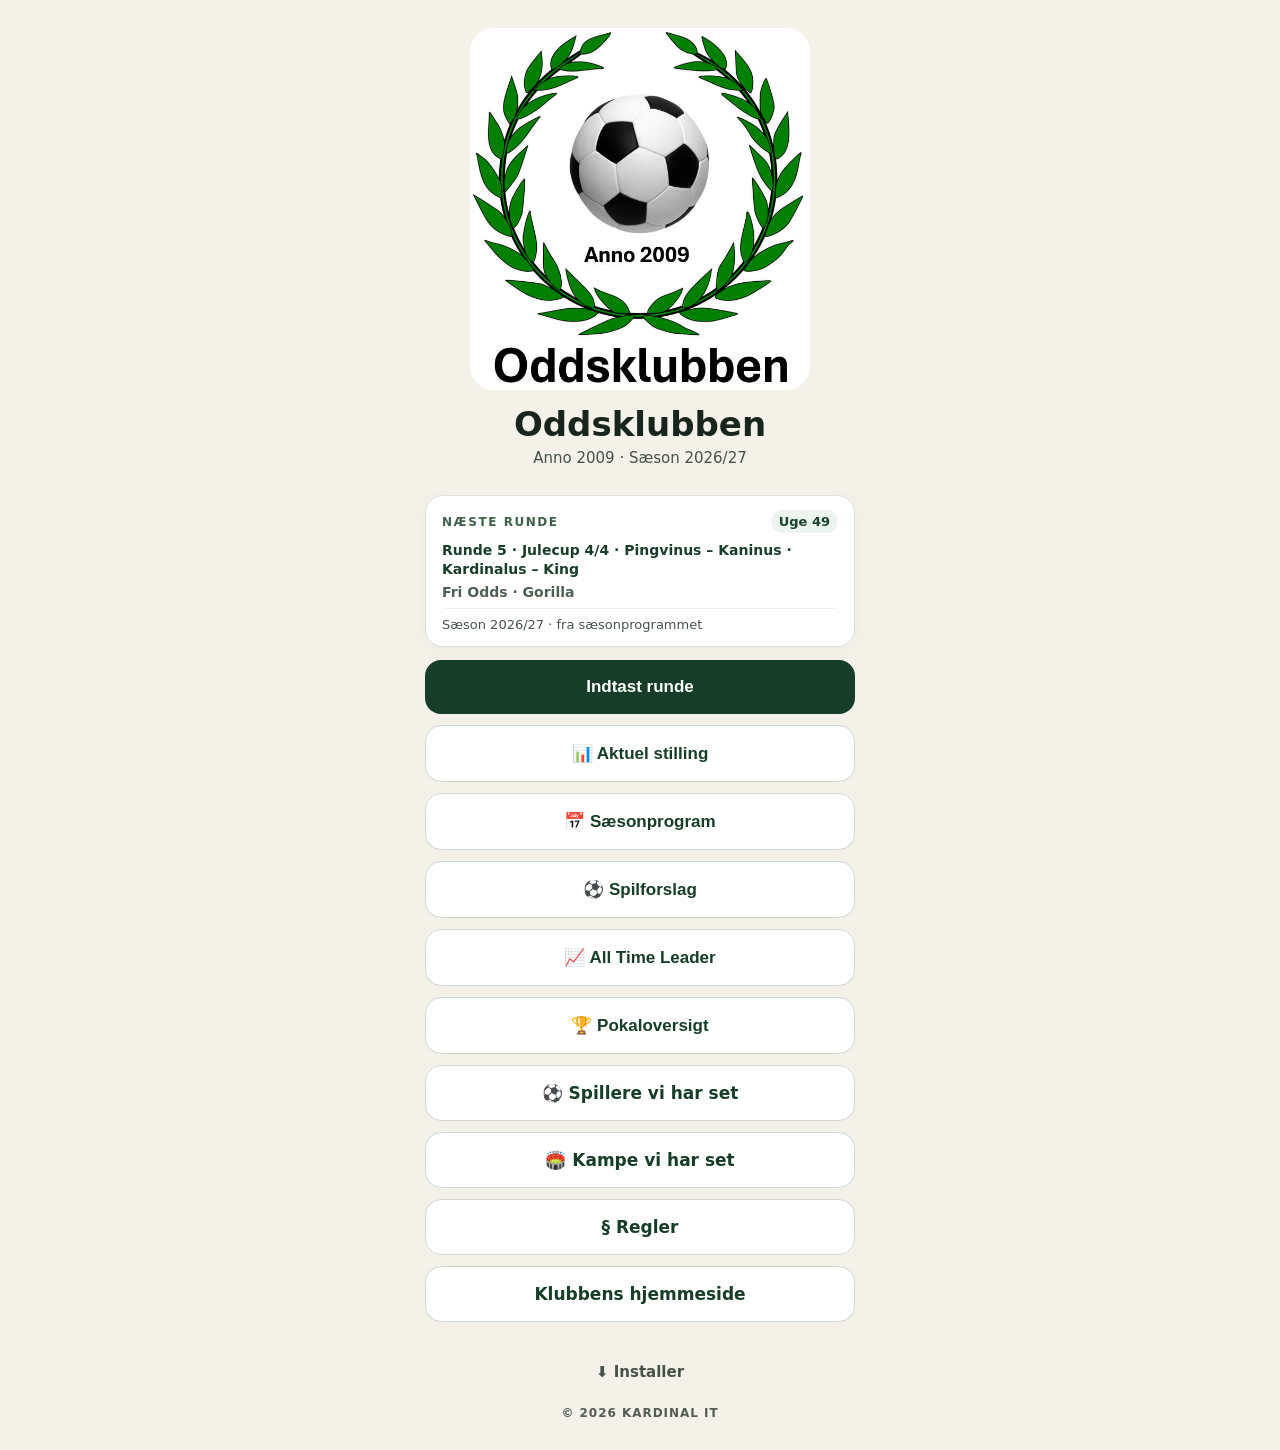
<file: index.html>
<!doctype html>
<html lang="da"><head><meta charset="utf-8"><meta name="viewport" content="width=device-width,initial-scale=1,viewport-fit=cover"><meta name="theme-color" content="#163d27"><title>Oddsklubben</title><link rel="manifest" href="manifest.webmanifest"><meta name="apple-mobile-web-app-capable" content="yes"><meta name="apple-mobile-web-app-status-bar-style" content="black-translucent"><meta name="apple-mobile-web-app-title" content="Oddsklubben"><link rel="apple-touch-icon" href="assets/oddsklub_logo_clean.jpg"><link rel="stylesheet" href="app/styles.css?v=20261122-bot-retired"></head>
<body><section id="home" class="home"><div class="home-card"><img class="club-logo" src="assets/oddsklub_logo.jpg?v=20261002-logo-restore" alt="Oddsklubben logo"><h1>Oddsklubben</h1><p>Anno 2009 · Sæson 2026/27</p><section class="next-round"><div class="next-round-top"><span>NÆSTE RUNDE</span><b>Uge 43</b></div><strong>🏆 Supercup · Kardinalus – King</strong><div class="next-round-line">🎲 Toto Cup · Pingvinus · Gorilla · Kaninus</div><small>Sæsonstart · 2026/27</small></section><button id="openEntry" class="home-primary">Indtast runde</button><button id="openStandings" class="home-secondary home-standings">📊 Aktuel stilling</button><button id="openProgram" class="home-secondary">📅 Sæsonprogram</button><button id="openTips" class="home-secondary">⚽ Spilforslag</button><button id="openAllTime" class="home-secondary">📈 All Time Leader</button><button id="openTrophies" class="home-secondary home-trophy">🏆 Pokaloversigt</button><a class="home-secondary" href="spillere.html">⚽ Spillere vi har set</a><a class="home-secondary" href="ture.html">🏟️ Kampe vi har set</a><a class="home-secondary home-rules" href="regler.html">§ Regler</a><a class="home-secondary" href="stats.html" target="_blank" rel="noopener">Klubbens hjemmeside</a><button id="installApp" class="install-app" type="button">⬇️ Installer</button><div class="kardinal-credit home-credit">© 2026 Kardinal IT</div><div id="iosInstallHelp" class="install-help" hidden><button id="closeInstallHelp" class="install-close" type="button" aria-label="Luk">×</button><strong>Få Oddsklubben på hjemmeskærmen</strong><p>Tryk på <b>Del</b> <span class="share-icon">□↑</span> i Safari og vælg <b>Føj til hjemmeskærm</b>.</p></div></div></section><main id="trophies" class="trophy-page entry-hidden"><div class="trophy-shell"><button id="backTrophies" class="back-home" type="button">‹ Forside</button><div class="eyebrow">ODDSKLUBBEN · POKALOVERSIGT</div><h1>🏆 Pokaloversigt</h1><p class="trophy-updated">All Time · inkl. Supercup 2026/27</p><section class="trophy-hero"><div class="hero-medal">1</div><div class="hero-copy"><small>ALL-TIME FØRER</small><strong>🙏 Kardinalus</strong><span><b>72</b> pokaler i alt</span></div><div class="hero-trophy">🏆</div></section><section class="podium-cards"><article class="trophy-hero trophy-silver"><div class="hero-medal">2</div><div class="hero-copy"><small>ALL-TIME NR. 2</small><strong>🐧 Pingvinus</strong><span><b>44</b> pokaler i alt</span></div><div class="hero-trophy">🥈</div></article><article class="trophy-hero trophy-bronze"><div class="hero-medal">3</div><div class="hero-copy"><small>ALL-TIME NR. 3</small><strong>🐰 Kaninus</strong><span><b>41</b> pokaler i alt</span></div><div class="hero-trophy">🥉</div></article></section><section class="mobile-trophy-archive" aria-labelledby="mobileTrophyArchiveTitle"><div class="section-head"><span id="mobileTrophyArchiveTitle">Alle pokaler</span><small>All Time</small></div><p class="mobile-trophy-hint">Swipe til siden for at se alle spillere og historiske vindere.</p><div class="mobile-trophy-scroll" role="region" aria-label="Alle pokaler fordelt på spillere" tabindex="0"><table class="mobile-trophy-matrix"><thead><tr><th scope="col">Pokal</th><th scope="col" title="Kardinalus">🙏<span>Kard.</span></th><th scope="col" title="King">👑<span>King</span></th><th scope="col" title="Pingvinus">🐧<span>Ping.</span></th><th scope="col" title="Gorilla">🦍<span>Gor.</span></th><th scope="col" title="Kaninus">🐰<span>Kan.</span></th><th scope="col">Prins</th><th scope="col">Devil</th><th scope="col">Nordboerne</th></tr></thead><tbody>
<tr class="category-good"><th scope="row">Champions League</th><td>14</td><td class="champ" title="Regerende mester" aria-label="Regerende mester: 5 pokaler">5</td><td>7</td><td class="zero">0</td><td>5</td><td class="zero">0</td><td class="zero">0</td><td>1</td></tr>
<tr class="category-good"><th scope="row">Årets Manager</th><td>4</td><td>5</td><td class="champ" title="Regerende mester" aria-label="Regerende mester: 4 pokaler">4</td><td>1</td><td>4</td><td>1</td><td class="zero">0</td><td class="zero">0</td></tr>
<tr class="category-good"><th scope="row">Super Cup</th><td class="champ" title="Regerende mester" aria-label="Regerende mester: 13 pokaler">13</td><td>3</td><td>1</td><td class="zero">0</td><td>6</td><td class="zero">0</td><td>1</td><td>1</td></tr>
<tr class="category-good"><th scope="row">Topscorer</th><td>7</td><td class="champ" title="Regerende mester" aria-label="Regerende mester: 6 pokaler">6</td><td>5</td><td>1</td><td>3</td><td class="zero">0</td><td class="zero">0</td><td class="zero">0</td></tr>
<tr class="category-good"><th scope="row">Årets Mål</th><td>3</td><td>3</td><td class="champ" title="Regerende mester" aria-label="Regerende mester: 9 pokaler">9</td><td class="zero">0</td><td class="zero">0</td><td>2</td><td class="zero">0</td><td>2</td></tr>
<tr class="category-good"><th scope="row">Pokal Vinder</th><td class="champ" title="Regerende mester" aria-label="Regerende mester: 13 pokaler">13</td><td>2</td><td>4</td><td class="zero">0</td><td>5</td><td class="zero">0</td><td>2</td><td class="zero">0</td></tr>
<tr class="category-good"><th scope="row">Hattrick</th><td>8</td><td>1</td><td>2</td><td class="champ" title="Regerende mester" aria-label="Regerende mester: 2 pokaler">2</td><td>3</td><td>2</td><td class="zero">0</td><td class="zero">0</td></tr>
<tr class="category-good"><th scope="row">Sommer Cup</th><td class="zero">0</td><td class="zero">0</td><td>1</td><td class="champ" title="Regerende mester" aria-label="Regerende mester: 1 pokaler">1</td><td>2</td><td class="zero">0</td><td class="zero">0</td><td class="zero">0</td></tr>
<tr class="category-good"><th scope="row">Jule Cup</th><td>3</td><td class="champ" title="Regerende mester" aria-label="Regerende mester: 2 pokaler">2</td><td class="zero">0</td><td>1</td><td>3</td><td>1</td><td class="zero">0</td><td class="zero">0</td></tr>
<tr class="category-good"><th scope="row">Toto Cup</th><td>1</td><td>1</td><td>1</td><td>3</td><td class="champ" title="Regerende mester" aria-label="Regerende mester: 1 pokaler">1</td><td>1</td><td class="zero">0</td><td class="zero">0</td></tr>
<tr class="category-fun"><th scope="row">Det Gyldne Bur</th><td>2</td><td class="champ" title="Regerende mester" aria-label="Regerende mester: 1 pokaler">1</td><td>1</td><td class="zero">0</td><td>3</td><td class="zero">0</td><td class="zero">0</td><td>1</td></tr>
<tr class="category-fun"><th scope="row">Muldvarp</th><td class="zero">0</td><td class="zero">0</td><td>1</td><td>2</td><td class="champ" title="Regerende mester" aria-label="Regerende mester: 3 pokaler">3</td><td>1</td><td class="zero">0</td><td class="zero">0</td></tr>
<tr class="category-fun"><th scope="row">Skraldespand</th><td>2</td><td>1</td><td class="champ" title="Regerende mester" aria-label="Regerende mester: 7 pokaler">7</td><td>1</td><td>3</td><td>1</td><td>1</td><td class="zero">0</td></tr>
<tr class="category-good"><th scope="row">Saksespark</th><td>1</td><td>1</td><td class="zero">0</td><td class="champ" title="Regerende mester" aria-label="Regerende mester: 2 pokaler">2</td><td class="zero">0</td><td class="zero">0</td><td class="zero">0</td><td class="zero">0</td></tr>
<tr class="category-good"><th scope="row">Ballon d'Or</th><td>1</td><td class="zero">0</td><td class="champ" title="Regerende mester" aria-label="Regerende mester: 1 pokaler">1</td><td class="zero">0</td><td class="zero">0</td><td class="zero">0</td><td class="zero">0</td><td class="zero">0</td></tr>
<tr class="totalrow"><th scope="row">Pokaler Total</th><td class="best">72</td><td>31</td><td>44</td><td>14</td><td>41</td><td>9</td><td>4</td><td>5</td></tr>
</tbody></table></div><p class="mobile-trophy-legend"><span class="mobile-trophy-gold" aria-hidden="true"></span> Gul = regerende mester</p><p class="mobile-trophy-source">Kilde: All Time Pokaler · afstemt med Pokalarkivet. Tal og mestre er et historisk øjebliksbillede.</p></section><div class="section-head records-head"><span>Rekorder</span><small>Highlights</small></div><section class="record-list"><div class="record"><span>⚽</span><div><small>Flest ligatitler</small><strong>Kardinalus</strong></div><b>14</b></div><div class="record"><span>🏆</span><div><small>Flest pokalsejre</small><strong>Kardinalus</strong></div><b>13</b></div><div class="record"><span>🎯</span><div><small>Flest Årets Mål</small><strong>Pingvinus</strong></div><b>9</b></div><div class="record"><span>🗑️</span><div><small>Flest Skraldespande</small><strong>Pingvinus</strong></div><b>7</b></div><div class="record"><span>👑</span><div><small>Flest Årets Manager</small><strong>King</strong></div><b>5</b></div><div class="record"><span>🧤</span><div><small>Flest Gyldne Bur</small><strong>Kaninus</strong></div><b>3</b></div><div class="record"><span>🎄</span><div><small>Flest Jule Cups</small><strong>Kardinalus · Kaninus</strong></div><b>3</b></div><div class="record"><span>🎲</span><div><small>Toto-specialisten</small><strong>Gorilla</strong></div><b>3</b></div><div class="record"><span>✂️</span><div><small>Flest Saksespark</small><strong>Gorilla</strong></div><b>2</b></div><div class="record"><span>🐾</span><div><small>Flest Muldvarpe</small><strong>Kaninus</strong></div><b>3</b></div></section></div><button id="backTrophiesBottom" class="bottom-home" type="button">⌂ Tilbage til forsiden</button><div class="kardinal-credit">© 2026 Kardinal IT</div></main><main id="standings" class="standings-page entry-hidden"><div class="standings-shell"><button id="backStandings" class="back-home" type="button">‹ Forside</button><div class="eyebrow">ODDSKLUBBEN · SÆSONEN LIGE NU</div><h1>📊 Aktuel stilling</h1><p class="standings-updated">Sæsonstart · 2026/27</p><section class="leader-card"><div class="leader-medal">0</div><div><small>SUPER LEAGUE</small><strong>Ny sæson</strong><span>Alle starter på 0</span></div><div class="leader-cup">🏆</div></section><nav class="standing-tabs"><button class="stab active" data-panel="league">Liga</button><button class="stab" data-panel="money">Manager</button><button class="stab" data-panel="goals">Mål</button><button class="stab" data-panel="extras">Mere</button></nav><div id="league" class="standing-panel active"><div class="panel-title"><strong>Super League</strong><span>Point</span></div><div class="srow"><b>1</b><span>👑 King<small>0–0 · 0</small></span><strong>0</strong></div><div class="srow"><b>2</b><span>🙏 Kardinalus<small>0–0 · 0</small></span><strong>0</strong></div><div class="srow"><b>3</b><span>🐰 Kaninus<small>0–0 · 0</small></span><strong>0</strong></div><div class="srow"><b>4</b><span>🦍 Gorilla<small>0–0 · 0</small></span><strong>0</strong></div><div class="srow"><b>5</b><span>🐧 Pingvinus<small>0–0 · 0</small></span><strong>0</strong></div><p class="mood">🏁 Alle fem starter lige på 0 point.</p></div><div id="money" class="standing-panel"><div class="panel-title"><strong>Årets Manager</strong><span>Kr</span></div><div class="srow"><b>–</b><span>🙏 Kardinalus</span><strong>0</strong></div><div class="srow"><b>–</b><span>👑 King</span><strong>0</strong></div><div class="srow"><b>–</b><span>🐧 Pingvinus</span><strong>0</strong></div><div class="srow"><b>–</b><span>🐰 Kaninus</span><strong>0</strong></div><div class="srow"><b>–</b><span>🦍 Gorilla</span><strong>0</strong></div><p class="mood">💸 Ny sæson · pengekassen er åben.</p></div><div id="goals" class="standing-panel"><div class="panel-title"><strong>Topscorer</strong><span>Mål</span></div><div class="srow"><b>–</b><span>🙏 Kardinalus</span><strong>0</strong></div><div class="srow"><b>–</b><span>👑 King</span><strong>0</strong></div><div class="srow"><b>–</b><span>🐧 Pingvinus</span><strong>0</strong></div><div class="srow"><b>–</b><span>🐰 Kaninus</span><strong>0</strong></div><div class="srow"><b>–</b><span>🦍 Gorilla</span><strong>0</strong></div><p class="mood">⚽ Ingen mål endnu.</p></div><div id="extras" class="standing-panel"><div class="panel-title"><strong>Pokaler & lir</strong><span>Aktuelt</span></div><div class="extra-row"><span>3️⃣ Hattrick</span><strong>0</strong></div><div class="extra-row"><span>✂️ Saksespark</span><strong>0</strong></div><div class="extra-row"><span>🥅 Årets Mål</span><strong>–</strong></div><div class="extra-row"><span>🧤 Gyldne Bur</span><strong>0 imod</strong></div><div class="extra-row"><span>🎄 Jule Cup</span><strong>0</strong></div></div><div class="league-development"><section class="balance-chart-card weekly-finance-card"><div class="balance-chart-head"><div><small>SEASON 2026/27</small><strong>Balance pr. medlem & total</strong></div><span>Vundet − indsats</span></div><div id="weeklyMemberChart" class="weekly-finance-plot" aria-live="polite"><p>Henter saldo fra Google Sheet …</p></div></section><div class="panel-title"><strong>Saldo uge for uge</strong><span>2026/27</span></div><section class="balance-chart-card"><div class="balance-chart-head"><div><small>SÆSONUDVIKLING</small><strong>Vundet − indsats</strong></div><span>80 kr / uge</span></div><div class="balance-empty"><div class="balance-axis"><span>+</span><i></i><span>0</span><i></i><span>−</span></div><div class="balance-preview"><span></span><span></span><span></span><span></span><span></span></div><strong>Grafen starter i uge 43</strong><p>Når sæsonen går i gang, vises hver spillers akkumulerede saldo her uge for uge.</p></div><div class="balance-legend"><span>🙏 Kardinalus</span><span>👑 King</span><span>🐧 Pingvinus</span><span>🐰 Kaninus</span><span>🦍 Gorilla</span></div></section><p class="mood">📈 Saldo = samlet vundet minus 80 kr pr. spilleuge.</p><section class="balance-chart-card weekly-finance-card"><div class="balance-chart-head"><div><small>ODDSKLUBBEN TOTAL</small><strong>Gevinster & indsats</strong></div><span>400 kr / uge</span></div><div id="weeklyClubChart" class="weekly-finance-plot" aria-live="polite"><p>Henter uger fra Google Sheet …</p></div><div class="weekly-finance-legend"><span><i style="background:#2874b4"></i>Ugens gevinst</span><span><i style="background:#d85c55"></i>Samlet gevinst</span><span><i style="background:#884fce"></i>Samlet indsats</span></div></section></div><p class="foot">Kilde: Tabellen</p></div><button id="backStandingsBottom" class="bottom-home" type="button">⌂ Tilbage til forsiden</button><div class="kardinal-credit">© 2026 Kardinal IT</div></main><main id="allTime" class="alltime-page entry-hidden"><div class="alltime-shell"><button id="backAllTime" class="back-home" type="button">‹ Forside</button><div class="eyebrow">ODDSKLUBBEN · ALL TIME</div><h1>All Time Leader</h1><p class="alltime-sub">Samlet vundet gennem sæsonerne</p><section class="alltime-hero"><div class="hero-medal">1</div><div class="hero-copy"><small>PENGETRONEN</small><strong>👑 King</strong><span><b>8.164,69 kr</b> vundet</span></div><div class="hero-trophy">🏆</div></section><div class="alltime-podium"><section class="alltime-card silver"><div class="hero-medal">2</div><div class="hero-copy"><small>NR. 2</small><strong>🐧 Pingvinus</strong><span><b>7.359,51 kr</b></span></div><div class="hero-trophy">🥈</div></section><section class="alltime-card bronze"><div class="hero-medal">3</div><div class="hero-copy"><small>NR. 3</small><strong>🙏 Kardinalus</strong><span><b>7.196,87 kr</b></span></div><div class="hero-trophy">🥉</div></section></div><nav class="alltime-tabs"><button class="atab active" data-apanel="atRank">Stillingen</button><button class="atab" data-apanel="atSeasons">Sæsoner</button></nav><section id="atRank" class="alltime-panel active"><div class="alltime-rank"><b>4</b><span>🦍 Gorilla</span><strong>6.360,16</strong></div><div class="alltime-rank"><b>5</b><span>🐰 Kaninus</span><strong>6.126,99</strong></div><p class="alltime-whisper">👑 King er 804,53 kr foran Pingvinus.</p></section><section id="atSeasons" class="alltime-panel"><div class="season-win"><small>2023</small><strong>👑 King</strong><b>1.280,56</b></div><div class="season-win"><small>2024</small><strong>🦍 Gorilla</strong><b>1.323,59</b></div><div class="season-win"><small>2025 · 1</small><strong>🐰 Kaninus</strong><b>1.722</b></div><div class="season-win"><small>2025 · 2</small><strong>👑 King</strong><b>2.455</b></div><div class="season-win"><small>2026 · 1</small><strong>🙏 Kardinalus</strong><b>1.358,49</b></div><div class="season-win"><small>2026 · 2</small><strong>🐧 Pingvinus</strong><b>1.702,50</b></div></section><p class="foot">Kilde: Diagram_Aktiv</p></div><button id="backAllTimeBottom" class="bottom-home" type="button">⌂ Tilbage til forsiden</button><div class="kardinal-credit">© 2026 Kardinal IT</div></main><main id="profiles" class="profiles-page entry-hidden"><div class="profiles-shell"><button id="backProfiles" class="back-home" type="button">‹ Forside</button><div class="eyebrow">ODDSKLUBBEN · SPILLERPROFILER</div><h1>👤 Spillerprofiler</h1><p class="profiles-sub">Klubbens fem aktive spillere</p><nav class="profile-tabs"><button class="ptab active" data-player="Kardinalus">🙏 Kardinalus</button><button class="ptab" data-player="King">👑 King</button><button class="ptab" data-player="Pingvinus">🐧 Pingvinus</button><button class="ptab" data-player="Gorilla">🦍 Gorilla</button><button class="ptab" data-player="Kaninus">🐰 Kaninus</button></nav><section id="profileCard" class="profile-card"></section><p class="foot">Kilde: All Time Pokaler · Diagram_Aktiv</p></div><button id="backProfilesBottom" class="bottom-home" type="button">⌂ Tilbage til forsiden</button><div class="kardinal-credit">© 2026 Kardinal IT</div></main><main id="tipsPage" class="tips-page entry-hidden"><div class="tips-shell"><button id="backTips" class="back-home" type="button">‹ Forside</button><div class="eyebrow">ODDSKLUBBEN · MODEL</div><h1>🤖 Anbefaler</h1><p class="tips-sub">powered by Kardinal IT</p><section class="tips-group portfolio-group"><div class="section-head"><span>💰 80 kr-forslag</span><small>Model-fordeling</small></div><div id="portfolio80"></div></section><section class="tips-group smart-triple-group"><div class="section-head"><span>🎯 Smart kombination</span><small>Triple / Double</small></div><div id="smartTriple"></div></section><section class="tips-group"><div class="section-head"><span>🔥 Største favoritter</span><small>Modelchance</small></div><div id="favoriteTips"></div></section><section class="tips-group"><div class="section-head"><span>⚡ Mulige fiduser</span><small>Underdog-signal</small></div><div id="upsetTips"></div></section><section class="tips-group bold-upset-group"><div class="section-head"><span>😈 Helt frække bud</span><small>Høj risiko</small></div><div id="boldUpsetTips"></div></section><p class="foot">Kilde: football-betting-agent · opdateres fra modellens seneste analyse</p></div><button id="backTipsBottom" class="bottom-home" type="button">⌂ Tilbage til forsiden</button><div class="kardinal-credit">© 2026 Kardinal IT</div></main><main id="programPage" class="program-page entry-hidden"><div class="program-shell"><button id="backProgram" class="back-home" type="button">‹ Forside</button><div class="eyebrow">ODDSKLUBBEN · SÆSON 2026/27</div><h1>📅 Sæsonprogram</h1><p class="program-sub">Fra sæsonstart til sæsonafslutning</p><section id="programHero" class="program-hero"></section><nav class="program-tabs"><button class="program-tab active" data-program-filter="all">Alle</button><button class="program-tab" data-program-filter="league">Liga</button><button class="program-tab" data-program-filter="cup">Pokal</button><button class="program-tab" data-program-filter="special">Cups</button></nav><div id="programTimeline" class="program-timeline"></div><p class="foot">Kilde: 📅 Program 26-27</p></div><button id="backProgramBottom" class="bottom-home" type="button">⌂ Tilbage til forsiden</button><div class="kardinal-credit">© 2026 Kardinal IT</div></main><main id="entry" class="wrap entry-hidden"><header><button id="backHome" class="back-home" type="button">‹ Forside</button><div class="eyebrow">ODDSKLUBBEN</div><h1>Rundeindtastning</h1><p id="subtitle">Sæson 2026/27</p></header>
<section class="weekbar"><button id="prev" aria-label="Forrige">‹</button><div><small>UGE</small><strong id="week"></strong><span id="round"></span></div><button id="next" aria-label="Næste">›</button></section>
<div id="cards"></div><div id="notice"></div><button class="save" id="save">Gem runde</button><p class="foot" id="sheetWriteStatus" role="status">Kontrollerer forbindelse til Google Sheet…</p><button id="backHomeBottom" class="bottom-home" type="button">⌂ Tilbage til forsiden</button><div class="kardinal-credit">© 2026 Kardinal IT</div></main>
<script>var profileData={Kardinalus:{icon:"🙏",money:"7.196,87",trophies:71,league:14,cup:13,best:"2026 · 1",bestMoney:"1.358,49"},King:{icon:"👑",money:"8.164,69",trophies:31,league:5,cup:2,best:"2025 · 2",bestMoney:"2.455"},Pingvinus:{icon:"🐧",money:"7.359,51",trophies:44,league:7,cup:4,best:"2025 · 1",bestMoney:"1.438"},Gorilla:{icon:"🦍",money:"6.360,16",trophies:14,league:0,cup:0,best:"2024",bestMoney:"1.323,59"},Kaninus:{icon:"🐰",money:"6.126,99",trophies:40,league:5,cup:5,best:"2025 · 1",bestMoney:"1.722"}};function showProfile(name){var p=profileData[name];document.getElementById("profileCard").innerHTML='<div class="profile-identity"><span>'+p.icon+'</span><div><small>SPILLER</small><strong>'+name+'</strong></div></div><div class="profile-money"><small>ALL TIME VUNDET</small><strong>'+p.money+' kr</strong></div><div class="profile-stats"><div><b>'+p.trophies+'</b><span>Pokaler</span></div><div><b>'+p.league+'</b><span>Ligatitler</span></div><div><b>'+p.cup+'</b><span>Pokalsejre</span></div></div><div class="profile-best"><span>Bedste registrerede sæson</span><strong>'+p.best+' · '+p.bestMoney+' kr</strong></div>'}document.querySelectorAll(".ptab").forEach(function(btn){btn.onclick=function(){document.querySelectorAll(".ptab").forEach(function(x){x.className="ptab"});btn.className="ptab active";showProfile(btn.getAttribute("data-player"))}});showProfile("Kardinalus");document.getElementById("openTips").onclick=function(){document.getElementById("home").style.display="none";document.getElementById("tipsPage").className="tips-page";if(window.renderBettingTips)window.renderBettingTips();window.scrollTo(0,0)};document.getElementById("backTips").onclick=function(){document.getElementById("tipsPage").className="tips-page entry-hidden";document.getElementById("home").style.display="flex";window.scrollTo(0,0)};document.getElementById("openProgram").onclick=function(){document.getElementById("home").style.display="none";document.getElementById("programPage").className="program-page";if(window.renderSeasonProgram)window.renderSeasonProgram();window.scrollTo(0,0)};document.getElementById("backProgram").onclick=function(){document.getElementById("programPage").className="program-page entry-hidden";document.getElementById("home").style.display="flex";window.scrollTo(0,0)};var openProfilesBtn=document.getElementById("openProfiles");if(openProfilesBtn)openProfilesBtn.onclick=function(){document.getElementById("home").style.display="none";document.getElementById("profiles").className="profiles-page";window.scrollTo(0,0)};document.getElementById("backProfiles").onclick=function(){document.getElementById("profiles").className="profiles-page entry-hidden";document.getElementById("home").style.display="flex";window.scrollTo(0,0)};var deferredInstallPrompt=null;var installButton=document.getElementById("installApp");var iosHelp=document.getElementById("iosInstallHelp");function isStandalone(){return window.matchMedia("(display-mode: standalone)").matches||window.navigator.standalone===true}function isiOS(){return /iphone|ipad|ipod/i.test(navigator.userAgent)}window.addEventListener("beforeinstallprompt",function(e){e.preventDefault();deferredInstallPrompt=e});window.addEventListener("appinstalled",function(){deferredInstallPrompt=null;installButton.textContent="✓ Installeret";installButton.disabled=true});if(isStandalone()){installButton.textContent="✓ Installeret";installButton.disabled=true}installButton.onclick=function(){if(deferredInstallPrompt){deferredInstallPrompt.prompt();deferredInstallPrompt.userChoice.then(function(){deferredInstallPrompt=null})}else if(isiOS()){iosHelp.hidden=false}else{iosHelp.hidden=false;iosHelp.querySelector("p").innerHTML="Åbn browserens menu og vælg <b>Installer app</b> eller <b>Føj til startskærm</b>."}};document.getElementById("closeInstallHelp").onclick=function(){iosHelp.hidden=true};document.querySelectorAll(".atab").forEach(function(btn){btn.onclick=function(){document.querySelectorAll(".atab").forEach(function(x){x.className="atab"});document.querySelectorAll(".alltime-panel").forEach(function(x){x.className="alltime-panel"});btn.className="atab active";document.getElementById(btn.getAttribute("data-apanel")).className="alltime-panel active"}});document.getElementById("openAllTime").onclick=function(){document.getElementById("home").style.display="none";document.getElementById("allTime").className="alltime-page";if(window.refreshAllTimeLeader)window.refreshAllTimeLeader();window.scrollTo(0,0)};document.getElementById("backAllTime").onclick=function(){document.getElementById("allTime").className="alltime-page entry-hidden";document.getElementById("home").style.display="flex";window.scrollTo(0,0)};document.getElementById("openStandings").onclick=function(){document.getElementById("home").style.display="none";document.getElementById("standings").className="standings-page";if(window.refreshManagerStandings)window.refreshManagerStandings();window.scrollTo(0,0)};document.getElementById("backStandings").onclick=function(){document.getElementById("standings").className="standings-page entry-hidden";document.getElementById("home").style.display="flex";window.scrollTo(0,0)};document.getElementById("openTrophies").onclick=function(){document.getElementById("home").style.display="none";document.getElementById("trophies").className="trophy-page";window.scrollTo(0,0)};document.getElementById("backTrophies").onclick=function(){document.getElementById("trophies").className="trophy-page entry-hidden";document.getElementById("home").style.display="flex";window.scrollTo(0,0)};document.getElementById("openEntry").onclick=function(){document.getElementById("home").style.display="none";document.getElementById("entry").className="wrap";window.scrollTo(0,0)};document.getElementById("backHome").onclick=function(){document.getElementById("entry").className="wrap entry-hidden";document.getElementById("home").style.display="flex";window.scrollTo(0,0)};document.querySelectorAll(".stab").forEach(function(btn){btn.onclick=function(){document.querySelectorAll(".stab").forEach(function(x){x.className="stab"});document.querySelectorAll(".standing-panel").forEach(function(x){x.className="standing-panel"});btn.className="stab active";document.getElementById(btn.getAttribute("data-panel")).className="standing-panel active"}});["backTrophiesBottom","backStandingsBottom","backAllTimeBottom","backProfilesBottom","backTipsBottom","backProgramBottom","backHomeBottom"].forEach(function(id){var b=document.getElementById(id);if(b){b.onclick=function(){document.getElementById("trophies").className="trophy-page entry-hidden";document.getElementById("standings").className="standings-page entry-hidden";document.getElementById("allTime").className="alltime-page entry-hidden";document.getElementById("profiles").className="profiles-page entry-hidden";document.getElementById("programPage").className="program-page entry-hidden";document.getElementById("tipsPage").className="tips-page entry-hidden";document.getElementById("entry").className="wrap entry-hidden";document.getElementById("home").style.display="flex";window.scrollTo(0,0)}}});</script><script src="app/app.js?v=75"></script><script>if("serviceWorker" in navigator){var swRefreshing=false;navigator.serviceWorker.addEventListener("controllerchange",function(){if(swRefreshing)return;swRefreshing=true;window.location.reload()});window.addEventListener("load",function(){navigator.serviceWorker.register("./sw.js",{updateViaCache:"none"}).then(function(r){r.update();setInterval(function(){if(!document.hidden)r.update()},900000)})})}</script><button id="floatingHome" class="floating-home" type="button" aria-label="Tilbage til forsiden">⌂ <span>Forside</span></button><script>document.getElementById("floatingHome").onclick=function(){var b=document.getElementById("backHomeBottom");if(b)b.click()};function syncFloatingHome(){var h=document.getElementById("home"),b=document.getElementById("floatingHome");if(!h||!b)return;b.classList.toggle("show",getComputedStyle(h).display==="none")}new MutationObserver(syncFloatingHome).observe(document.getElementById("home"),{attributes:true,attributeFilter:["style","class"]});syncFloatingHome()</script></body></html>
</file>
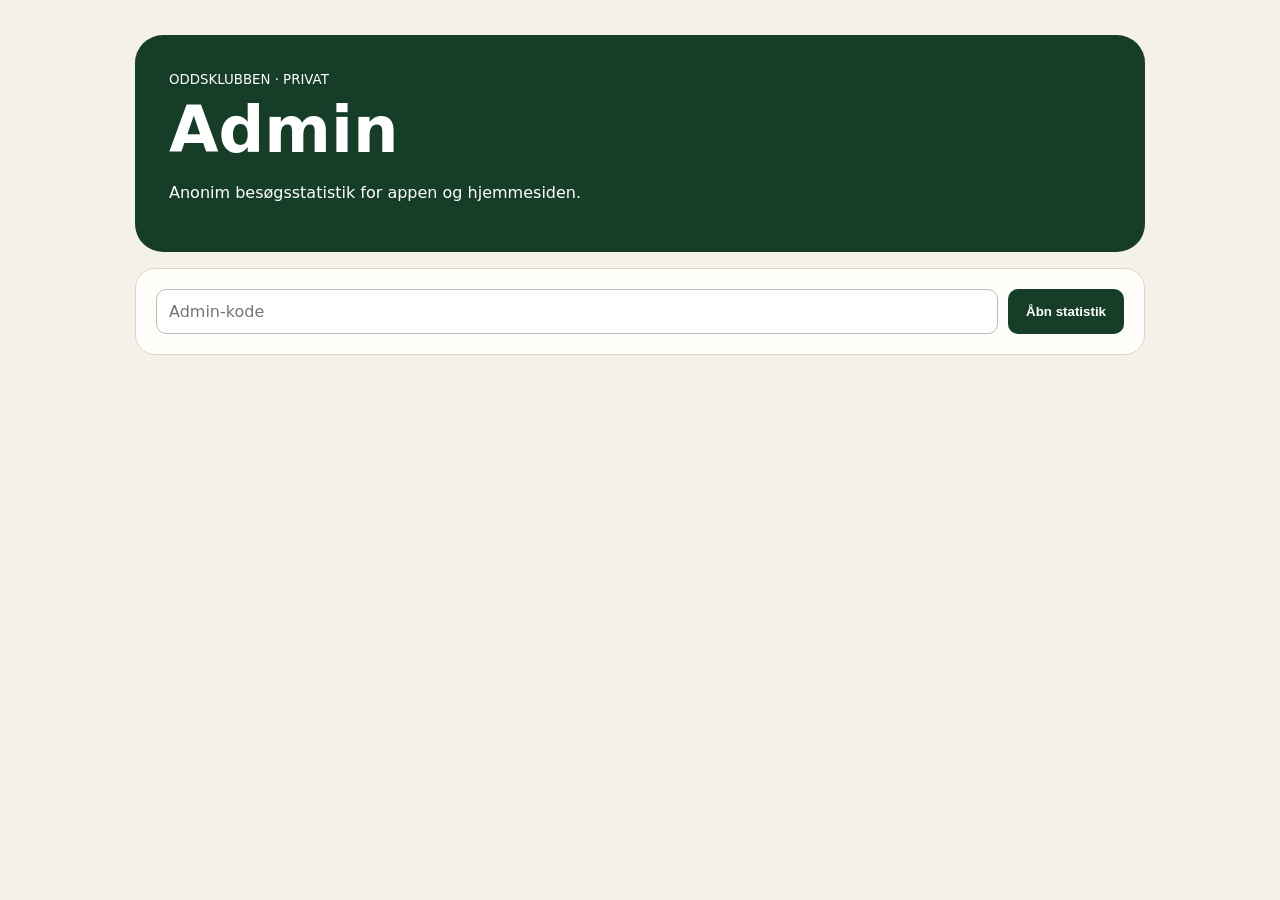
<file: admin.html>
<!doctype html><html lang="da"><head><meta charset="utf-8"><meta name="viewport" content="width=device-width,initial-scale=1"><title>Oddsklubben · Admin</title><link rel="stylesheet" href="stats-site/styles.css?v=20261007-1"><style>
.admin{max-width:1050px;margin:35px auto 80px;padding:0 20px}.adminhero{background:#163d27;color:#fff;border-radius:28px;padding:34px}.adminhero h1{margin:5px 0;font-size:clamp(36px,6vw,64px)}.login,.metrics,.panel{margin-top:16px;background:#fffefa;border:1px solid #d9d5c9;border-radius:20px;padding:20px}.login{display:flex;gap:10px}.login input{flex:1;min-width:0;padding:12px;border:1px solid #bbb;border-radius:10px;font:inherit}.login button{border:0;border-radius:10px;padding:12px 18px;background:#163d27;color:#fff;font-weight:800}.metrics{display:grid;grid-template-columns:repeat(5,1fr);gap:10px}.metric{padding:15px;background:#f4f1e8;border-radius:14px}.metric small{display:block;color:#687168}.metric b{font-size:28px}.rows{display:grid;gap:8px}.row{display:flex;justify-content:space-between;gap:15px;padding:9px 0;border-bottom:1px solid #e4e0d5}.muted{color:#687168}.error{color:#9b2727;font-weight:700}.hidden{display:none}@media(max-width:700px){.metrics{grid-template-columns:1fr 1fr}.login{flex-direction:column}}</style></head><body><main class="admin"><section class="adminhero"><small>ODDSKLUBBEN · PRIVAT</small><h1>Admin</h1><p>Anonim besøgsstatistik for appen og hjemmesiden.</p></section><form class="login" id="login"><input id="key" type="password" autocomplete="current-password" placeholder="Admin-kode" required><button>Åbn statistik</button></form><p id="msg" class="muted"></p><section id="dash" class="hidden"><div class="metrics"><div class="metric"><small>I dag</small><b id="today">–</b></div><div class="metric"><small>7 dage</small><b id="d7">–</b></div><div class="metric"><small>30 dage</small><b id="d30">–</b></div><div class="metric"><small>Alle events</small><b id="total">–</b></div><div class="metric"><small>Unikke enheder*</small><b id="unique">–</b></div></div><section class="panel"><h2>Mest besøgte</h2><div id="pages" class="rows"></div></section><section class="panel"><h2>Seneste aktivitet</h2><div id="recent" class="rows"></div></section><p class="muted">* Anonymt browser-/installations-ID. Det er ikke det samme som identificerede personer.</p></section></main><script>
const API="https://script.google.com/macros/s/AKfycbwt1E1CC6EDlvwmblrzM6vtK4WmYCrmpIhj_SV7NUvMmcsNweZXcr0E4M1X83dvsE7WlQ/exec",form=document.getElementById("login"),msg=document.getElementById("msg"),dash=document.getElementById("dash");
form.onsubmit=async e=>{e.preventDefault();msg.className="muted";msg.textContent="Henter…";dash.classList.add("hidden");try{const key=document.getElementById("key").value.trim(),r=await fetch(API+"?action=analytics&key="+encodeURIComponent(key)),d=await r.json();if(!d.ok)throw new Error(d.error||"Adgang afvist");today.textContent=d.today;d7.textContent=d.last7;d30.textContent=d.last30;total.textContent=d.total;unique.textContent=d.unique;pages.innerHTML=d.pages.map(x=>'<div class="row"><span>'+esc(x.page)+'</span><b>'+x.count+'</b></div>').join("")||'<p class="muted">Ingen data endnu.</p>';recent.innerHTML=d.recent.map(x=>'<div class="row"><span>'+esc(x.page||x.event)+'</span><small>'+fmt(x.time)+'</small></div>').join("")||'<p class="muted">Ingen data endnu.</p>';dash.classList.remove("hidden");msg.textContent=""}catch(err){msg.className="error";msg.textContent=err.message}};
function esc(s){return String(s).replace(/[&<>"']/g,c=>({"&":"&amp;","<":"&lt;",">":"&gt;",'"':"&quot;","'":"&#39;"}[c]))}function fmt(s){try{return new Intl.DateTimeFormat("da-DK",{dateStyle:"short",timeStyle:"short"}).format(new Date(s))}catch(e){return s}}
</script></body></html>
</file>
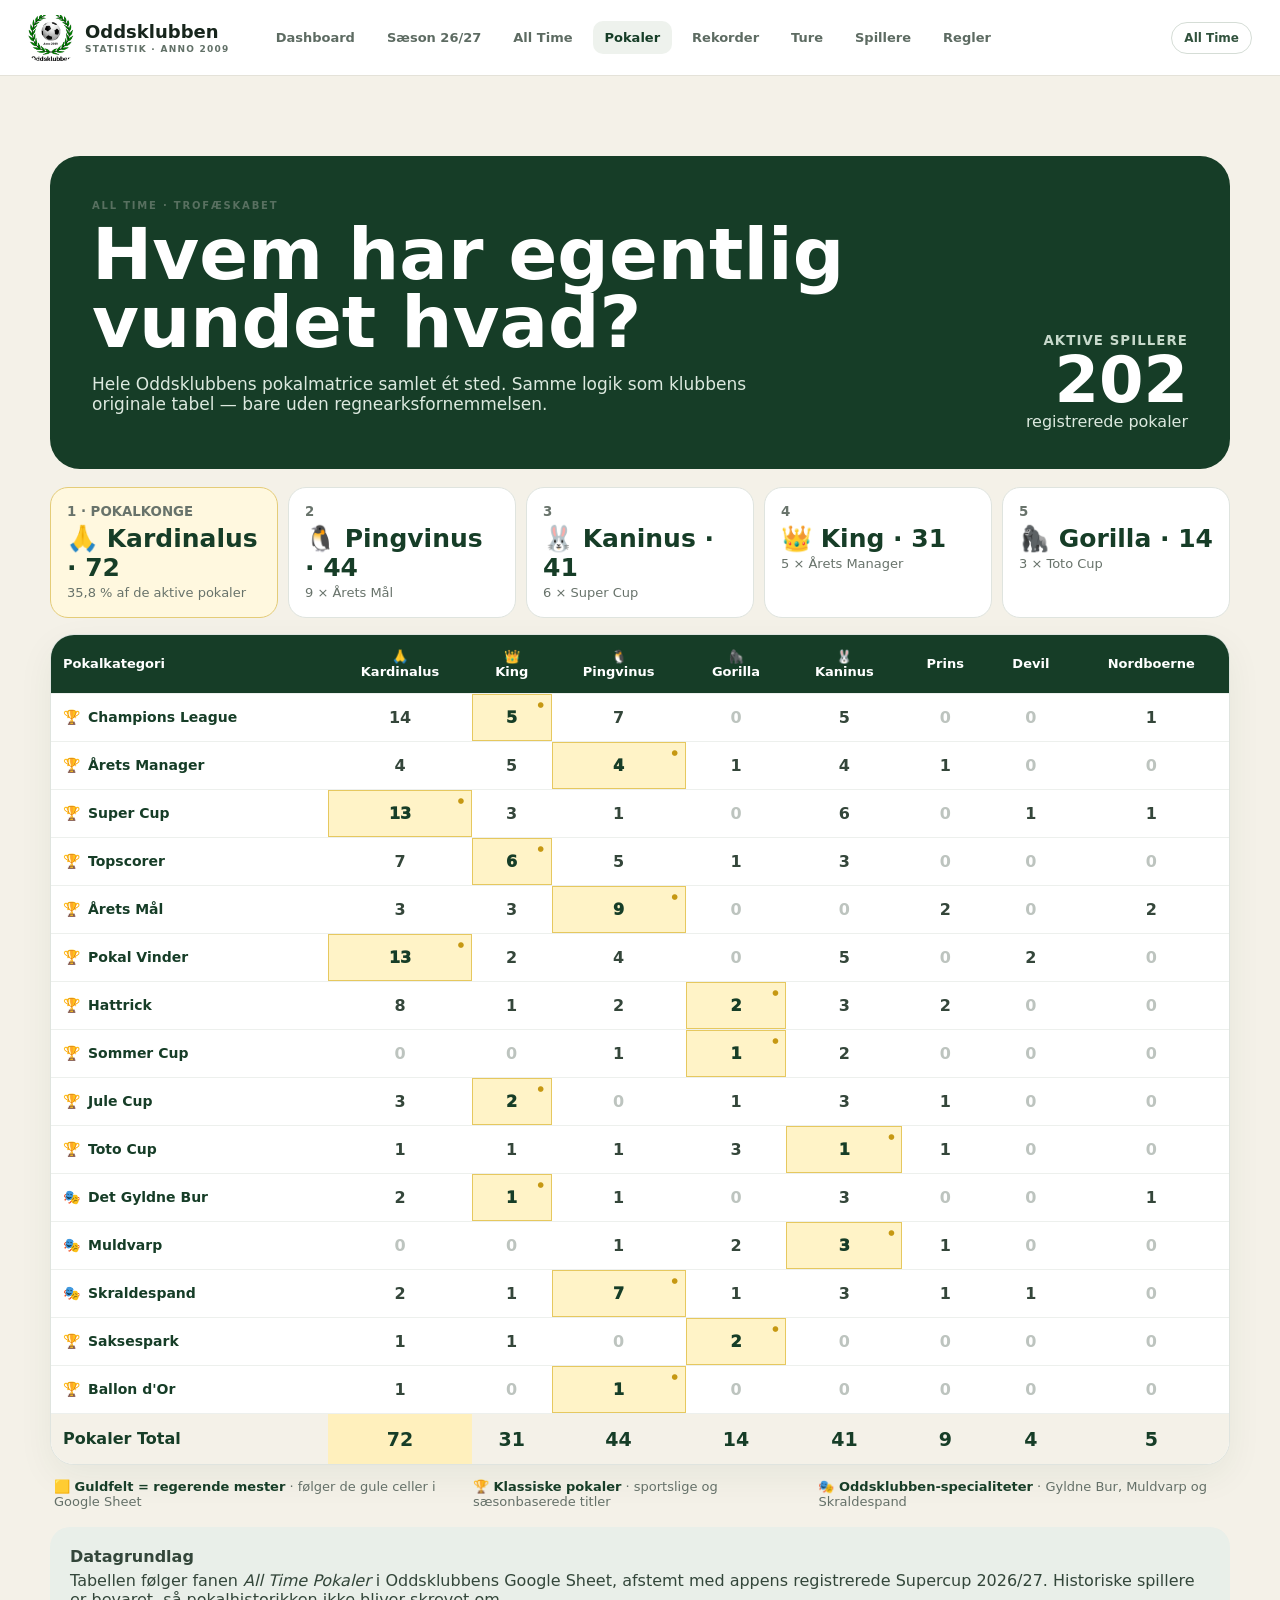
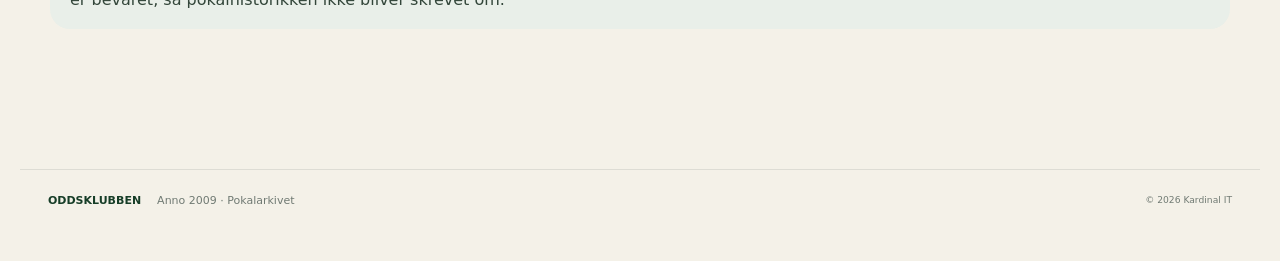
<file: pokaler.html>
<!doctype html><html lang="da"><head><meta charset="utf-8"><meta name="viewport" content="width=device-width,initial-scale=1"><title>Oddsklubben · Pokalarkivet</title><link rel="stylesheet" href="stats-site/styles.css"><style>
.trophyhero{max-width:1180px;margin:34px auto 18px;padding:38px 42px;border-radius:30px;background:#163d27;color:#fff;display:flex;justify-content:space-between;gap:30px;align-items:end}.trophyhero h1{font-size:clamp(42px,6vw,72px);line-height:.95;margin:7px 0 12px}.trophyhero p{max-width:680px;color:#dce9df;font-size:17px}.hero-total{text-align:right;min-width:180px}.hero-total small{display:block;font-weight:900;letter-spacing:.08em;color:#c7d9cb}.hero-total b{font-size:64px;line-height:1}.hero-total span{display:block;color:#dce9df}
.cabinet{max-width:1180px;margin:0 auto 70px}.leaders{display:grid;grid-template-columns:repeat(5,1fr);gap:10px;margin-bottom:16px}.leader{background:#fff;border:1px solid #dfe4df;border-radius:18px;padding:16px;position:relative}.leader:first-child{background:#fff8df;border-color:#e4cc78}.leader small{display:block;color:#68736b;font-weight:850}.leader b{display:block;font-size:25px;color:#163d27;margin-top:5px}.leader span{font-size:13px;color:#68736b}
.trophytable{background:#fff;border:1px solid #dfe4df;border-radius:24px;overflow:auto;box-shadow:0 12px 36px rgba(22,61,39,.06)}table{width:100%;border-collapse:separate;border-spacing:0;min-width:920px}th,td{padding:14px 12px;text-align:center;border-bottom:1px solid #edf0ed}thead th{position:sticky;top:0;background:#163d27;color:#fff;z-index:2;font-size:13px}thead th:first-child{text-align:left;left:0;z-index:4}tbody th{position:sticky;left:0;background:#fff;text-align:left;color:#163d27;z-index:1;font-size:14px;min-width:175px}td{font-weight:800;color:#34463a}td.zero{color:#bdc4bf;font-weight:600}td.champ{background:#fff3c7!important;color:#163d27;position:relative;font-weight:950;box-shadow:inset 0 0 0 1px #e6c85f}td.champ:after{content:"●";font-size:7px;color:#c69812;position:absolute;top:7px;right:8px}.activecol{background:#fbfcfa}.category-good th:before{content:"🏆";margin-right:8px}.category-fun th:before{content:"🎭";margin-right:8px}.totalrow th,.totalrow td{background:#f4f1e8!important;border-bottom:0;font-size:16px}.totalrow td{color:#163d27;font-size:19px}.totalrow td.best{background:#fff0bd!important}
.legend{display:flex;justify-content:space-between;gap:18px;margin:14px 4px 0;color:#647068;font-size:13px}.legend b{color:#163d27}.archive-note{margin-top:18px;padding:20px;border-radius:20px;background:#e9efe9;color:#33463a}.archive-note b{display:block;margin-bottom:5px}
@media(max-width:800px){.trophyhero{margin:18px 12px;padding:28px;display:block}.hero-total{text-align:left;margin-top:25px}.hero-total b{font-size:48px}.cabinet{margin:0 12px 50px}.leaders{grid-template-columns:1fr 1fr}.leader:first-child{grid-column:span 2}.trophytable{border-radius:18px}th,td{padding:12px 9px}.legend{display:block}.legend span{display:block;margin-top:5px}}
</style></head><body><header class="topbar"><a class="brand" href="stats.html"><img src="assets/oddsklub_logo.jpg" alt=""><span><b>Oddsklubben</b><small>STATISTIK · ANNO 2009</small></span></a><nav><a href="stats.html">Dashboard</a><a href="stats.html#season">Sæson 26/27</a><a href="stats.html#alltime">All Time</a><a class="active" href="pokaler.html">Pokaler</a><a href="stats.html#records">Rekorder</a><a href="ture.html">Ture</a><a href="spillere.html">Spillere</a><a href="regler.html">Regler</a></nav><span class="season">All Time</span></header><main>
<section class="trophyhero"><div><span class="eyebrow">ALL TIME · TROFÆSKABET</span><h1>Hvem har egentlig<br>vundet hvad?</h1><p>Hele Oddsklubbens pokalmatrice samlet ét sted. Samme logik som klubbens originale tabel — bare uden regnearksfornemmelsen.</p></div><div class="hero-total"><small>AKTIVE SPILLERE</small><b>202</b><span>registrerede pokaler</span></div></section>
<section class="cabinet"><div class="leaders"><article class="leader"><small>1 · POKALKONGE</small><b>🙏 Kardinalus · 72</b><span>35,8 % af de aktive pokaler</span></article><article class="leader"><small>2</small><b>🐧 Pingvinus · 44</b><span>9 × Årets Mål</span></article><article class="leader"><small>3</small><b>🐰 Kaninus · 41</b><span>6 × Super Cup</span></article><article class="leader"><small>4</small><b>👑 King · 31</b><span>5 × Årets Manager</span></article><article class="leader"><small>5</small><b>🦍 Gorilla · 14</b><span>3 × Toto Cup</span></article></div>
<div class="trophytable"><table><thead><tr><th>Pokalkategori</th><th>🙏<br>Kardinalus</th><th>👑<br>King</th><th>🐧<br>Pingvinus</th><th>🦍<br>Gorilla</th><th>🐰<br>Kaninus</th><th>Prins</th><th>Devil</th><th>Nordboerne</th></tr></thead><tbody>
<tr class="category-good"><th>Champions League</th><td>14</td><td class="champ">5</td><td>7</td><td class="zero">0</td><td>5</td><td class="zero">0</td><td class="zero">0</td><td>1</td></tr>
<tr class="category-good"><th>Årets Manager</th><td>4</td><td>5</td><td class="champ">4</td><td>1</td><td>4</td><td>1</td><td class="zero">0</td><td class="zero">0</td></tr>
<tr class="category-good"><th>Super Cup</th><td class="champ">13</td><td>3</td><td>1</td><td class="zero">0</td><td>6</td><td class="zero">0</td><td>1</td><td>1</td></tr>
<tr class="category-good"><th>Topscorer</th><td>7</td><td class="champ">6</td><td>5</td><td>1</td><td>3</td><td class="zero">0</td><td class="zero">0</td><td class="zero">0</td></tr>
<tr class="category-good"><th>Årets Mål</th><td>3</td><td>3</td><td class="champ">9</td><td class="zero">0</td><td class="zero">0</td><td>2</td><td class="zero">0</td><td>2</td></tr>
<tr class="category-good"><th>Pokal Vinder</th><td class="champ">13</td><td>2</td><td>4</td><td class="zero">0</td><td>5</td><td class="zero">0</td><td>2</td><td class="zero">0</td></tr>
<tr class="category-good"><th>Hattrick</th><td>8</td><td>1</td><td>2</td><td class="champ">2</td><td>3</td><td>2</td><td class="zero">0</td><td class="zero">0</td></tr>
<tr class="category-good"><th>Sommer Cup</th><td class="zero">0</td><td class="zero">0</td><td>1</td><td class="champ">1</td><td>2</td><td class="zero">0</td><td class="zero">0</td><td class="zero">0</td></tr>
<tr class="category-good"><th>Jule Cup</th><td>3</td><td class="champ">2</td><td class="zero">0</td><td>1</td><td>3</td><td>1</td><td class="zero">0</td><td class="zero">0</td></tr>
<tr class="category-good"><th>Toto Cup</th><td>1</td><td>1</td><td>1</td><td>3</td><td class="champ">1</td><td>1</td><td class="zero">0</td><td class="zero">0</td></tr>
<tr class="category-fun"><th>Det Gyldne Bur</th><td>2</td><td class="champ">1</td><td>1</td><td class="zero">0</td><td>3</td><td class="zero">0</td><td class="zero">0</td><td>1</td></tr>
<tr class="category-fun"><th>Muldvarp</th><td class="zero">0</td><td class="zero">0</td><td>1</td><td>2</td><td class="champ">3</td><td>1</td><td class="zero">0</td><td class="zero">0</td></tr>
<tr class="category-fun"><th>Skraldespand</th><td>2</td><td>1</td><td class="champ">7</td><td>1</td><td>3</td><td>1</td><td>1</td><td class="zero">0</td></tr>
<tr class="category-good"><th>Saksespark</th><td>1</td><td>1</td><td class="zero">0</td><td class="champ">2</td><td class="zero">0</td><td class="zero">0</td><td class="zero">0</td><td class="zero">0</td></tr>
<tr class="category-good"><th>Ballon d'Or</th><td>1</td><td class="zero">0</td><td class="champ">1</td><td class="zero">0</td><td class="zero">0</td><td class="zero">0</td><td class="zero">0</td><td class="zero">0</td></tr>
<tr class="totalrow"><th>Pokaler Total</th><td class="best">72</td><td>31</td><td>44</td><td>14</td><td>41</td><td>9</td><td>4</td><td>5</td></tr>
</tbody></table></div><div class="legend"><span><b>🟨 Guldfelt = regerende mester</b> · følger de gule celler i Google Sheet</span><span><b>🏆 Klassiske pokaler</b> · sportslige og sæsonbaserede titler</span><span><b>🎭 Oddsklubben-specialiteter</b> · Gyldne Bur, Muldvarp og Skraldespand</span></div><div class="archive-note"><b>Datagrundlag</b>Tabellen følger fanen <i>All Time Pokaler</i> i Oddsklubbens Google Sheet, afstemt med appens registrerede Supercup 2026/27. Historiske spillere er bevaret, så pokalhistorikken ikke bliver skrevet om.</div></section></main><footer><b>ODDSKLUBBEN</b><span>Anno 2009 · Pokalarkivet</span><small>© 2026 Kardinal IT</small></footer><!-- pages retry after transient OIDC failure -->
<script>(function(){var API="https://script.google.com/macros/s/AKfycbwt1E1CC6EDlvwmblrzM6vtK4WmYCrmpIhj_SV7NUvMmcsNweZXcr0E4M1X83dvsE7WlQ/exec";try{var k="oddsklubben-web-id",id=localStorage.getItem(k);if(!id){id="web-"+Date.now().toString(36)+"-"+Math.random().toString(36).slice(2,10);localStorage.setItem(k,id)}fetch(API,{method:"POST",headers:{"Content-Type":"text/plain;charset=utf-8"},body:JSON.stringify({type:"app_log",event:"page_view",page:"website:pokaler",installation:id,version:"web-1",detail:""})}).catch(function(){})}catch(e){}})();</script></body></html>
</file>
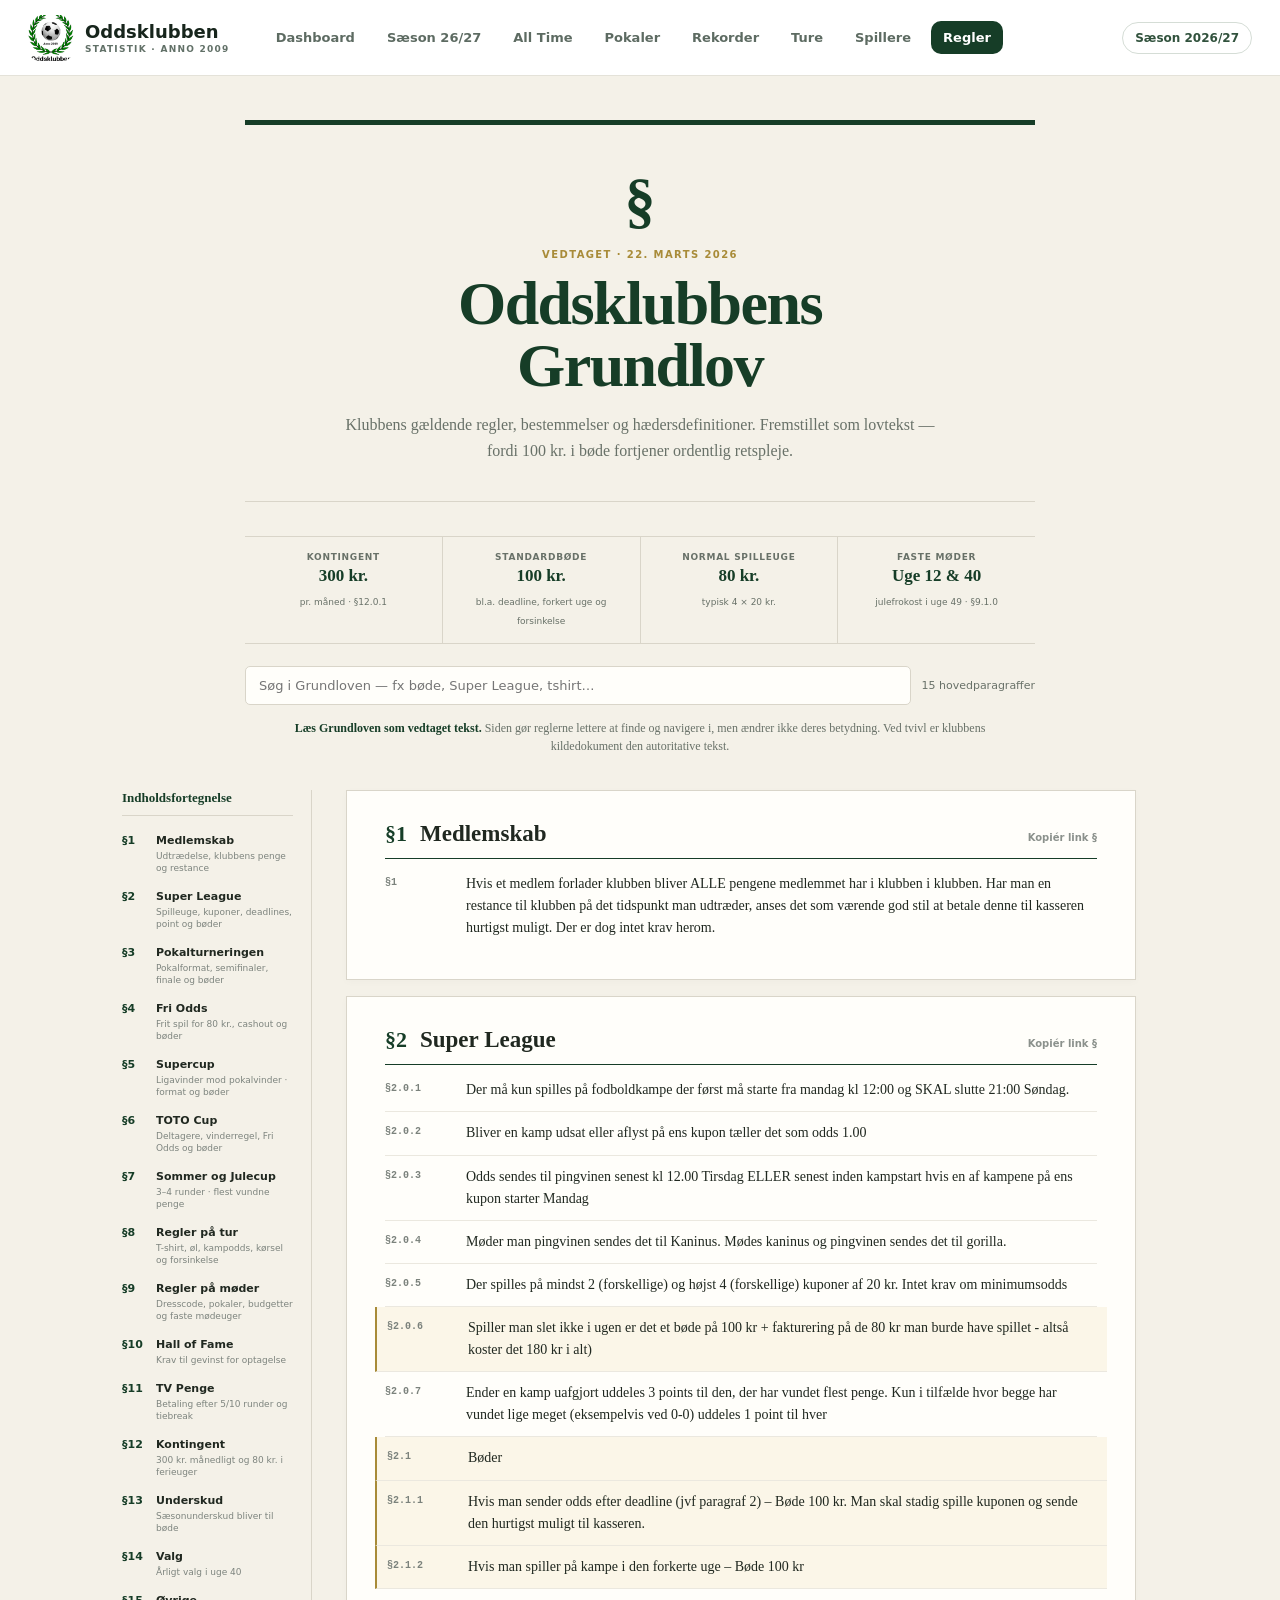
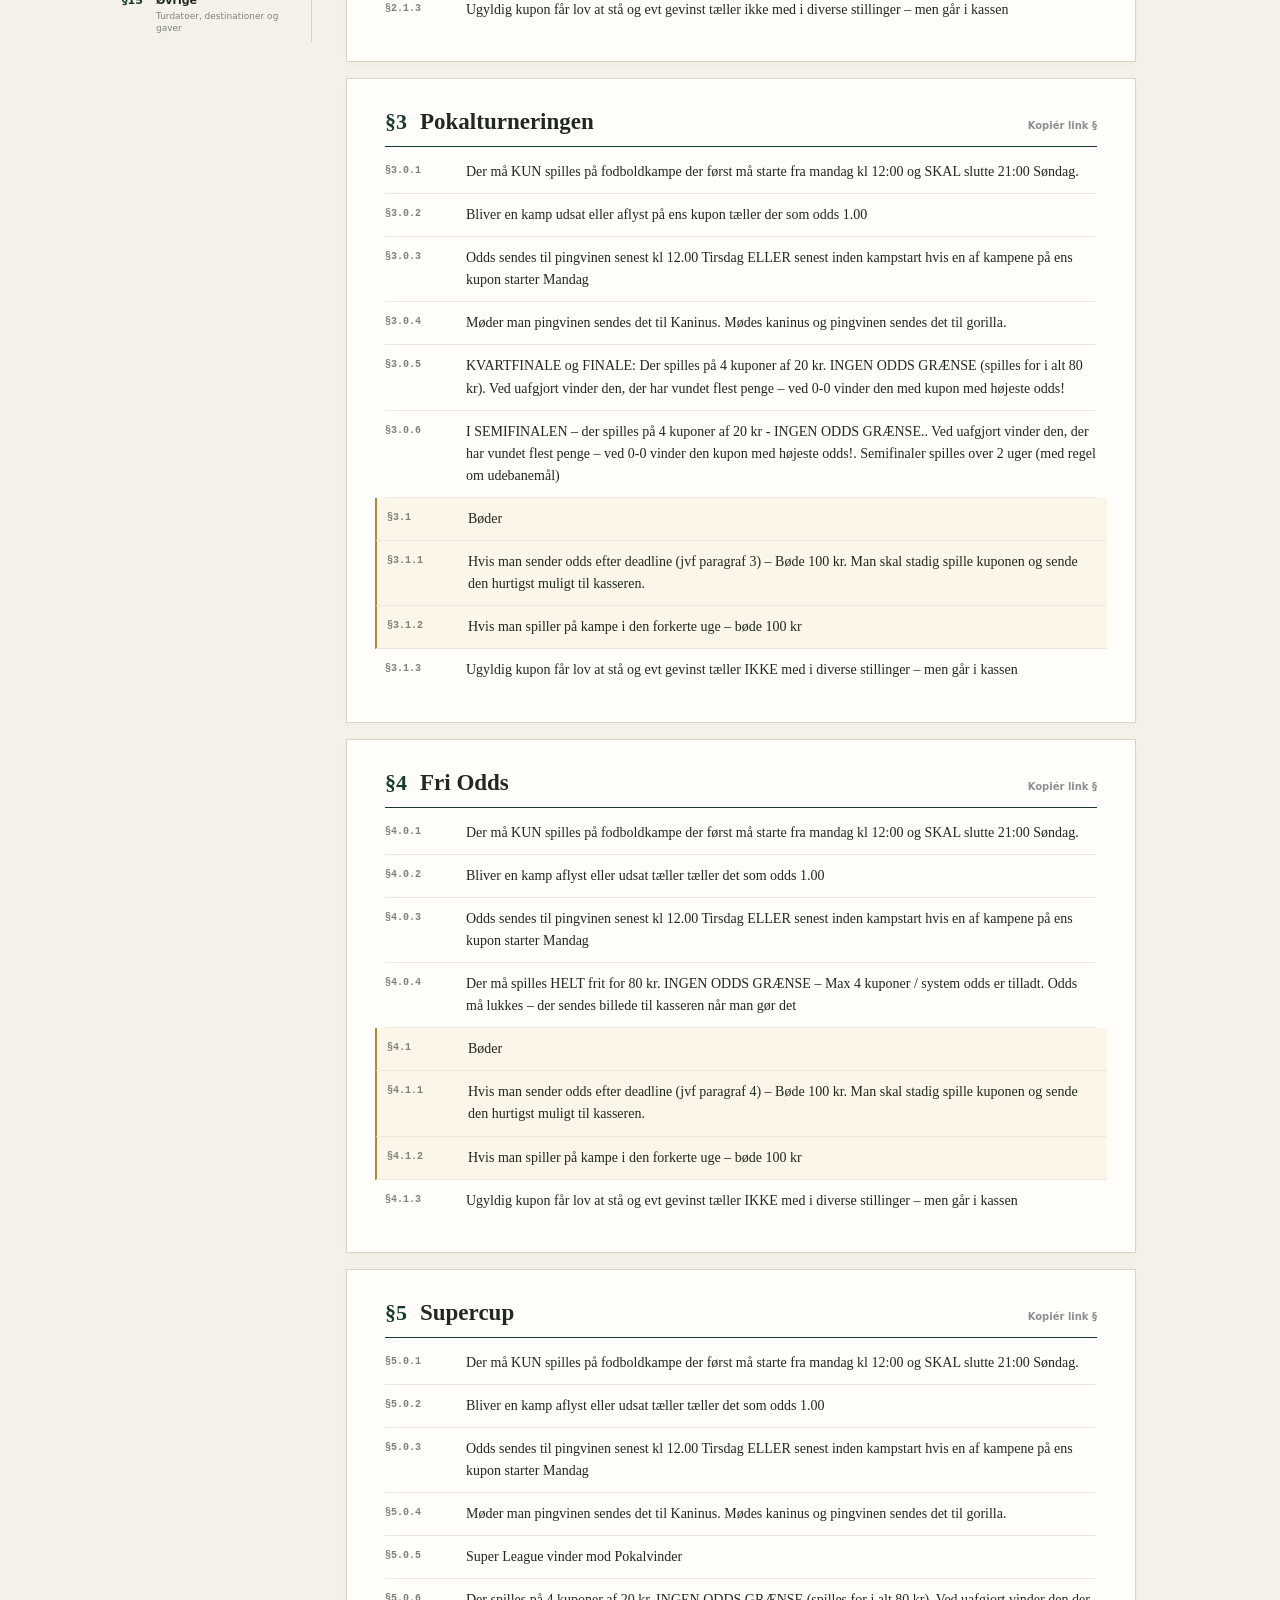
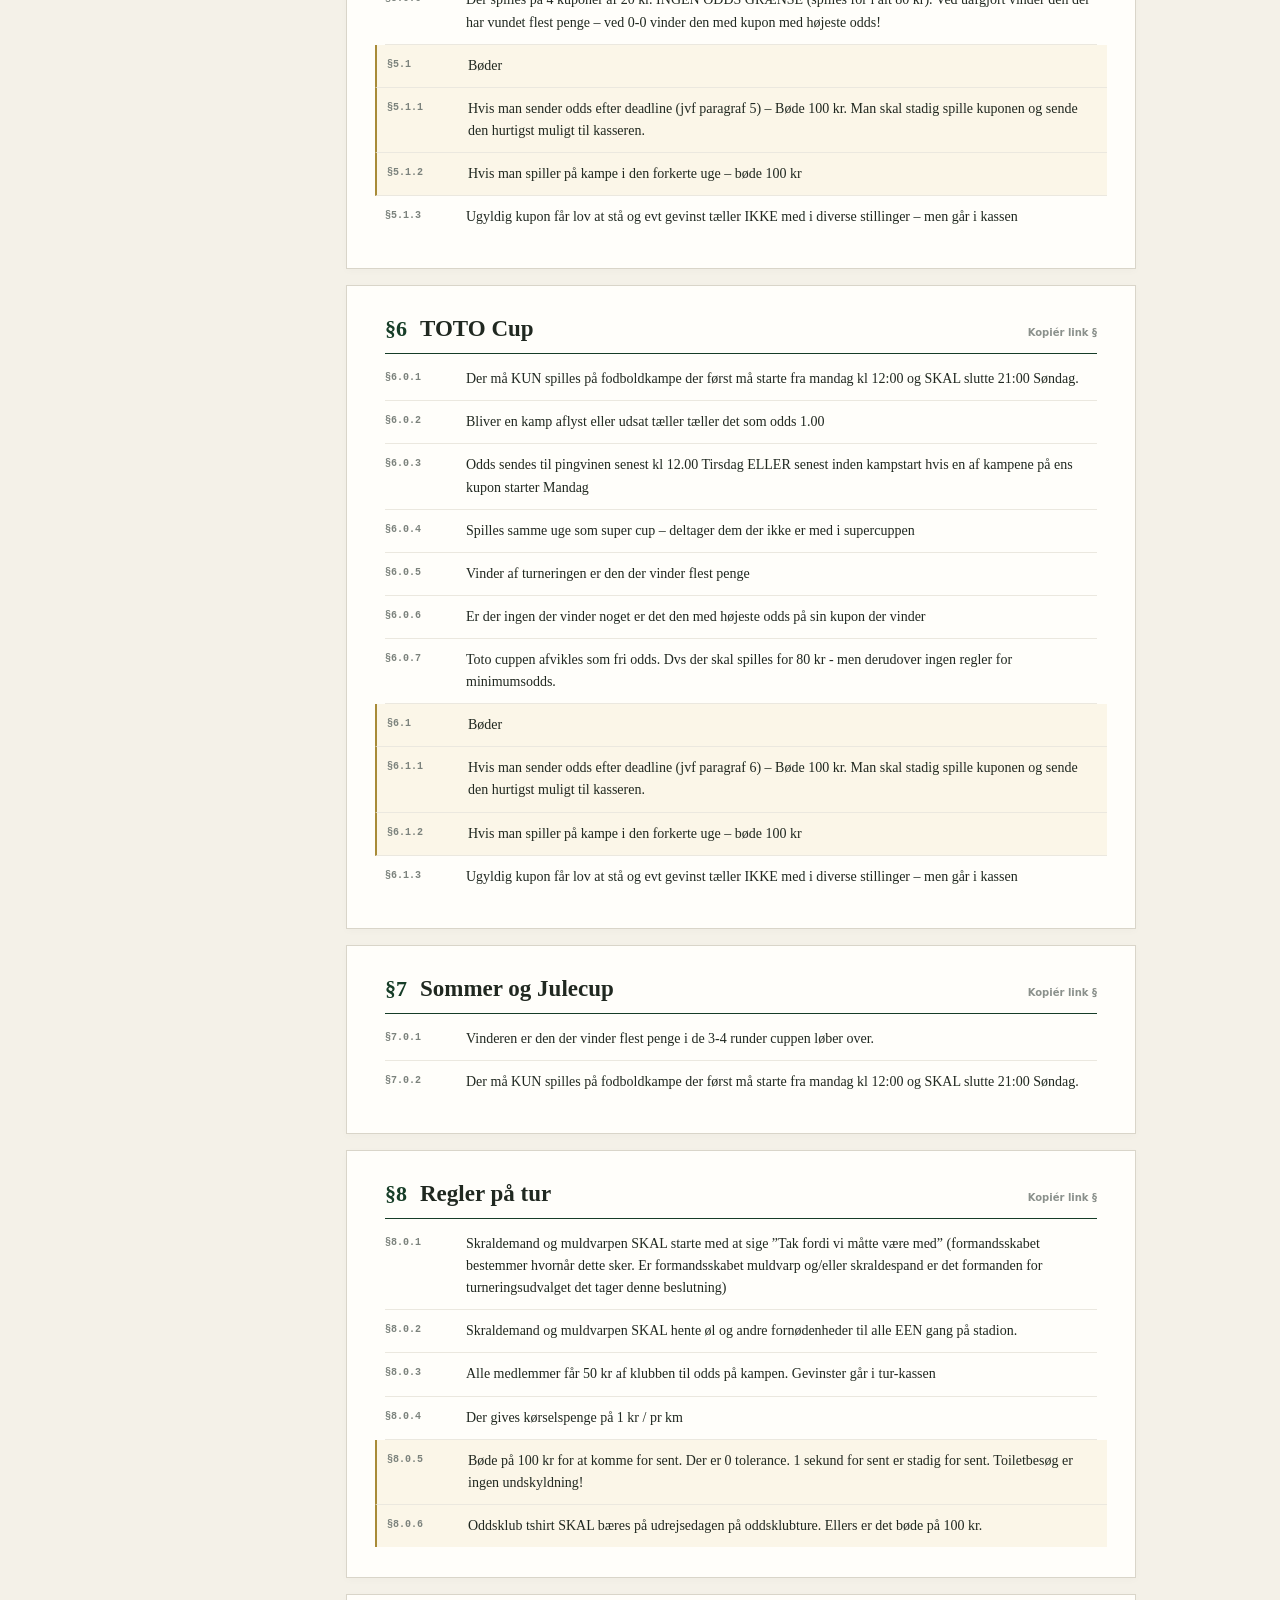
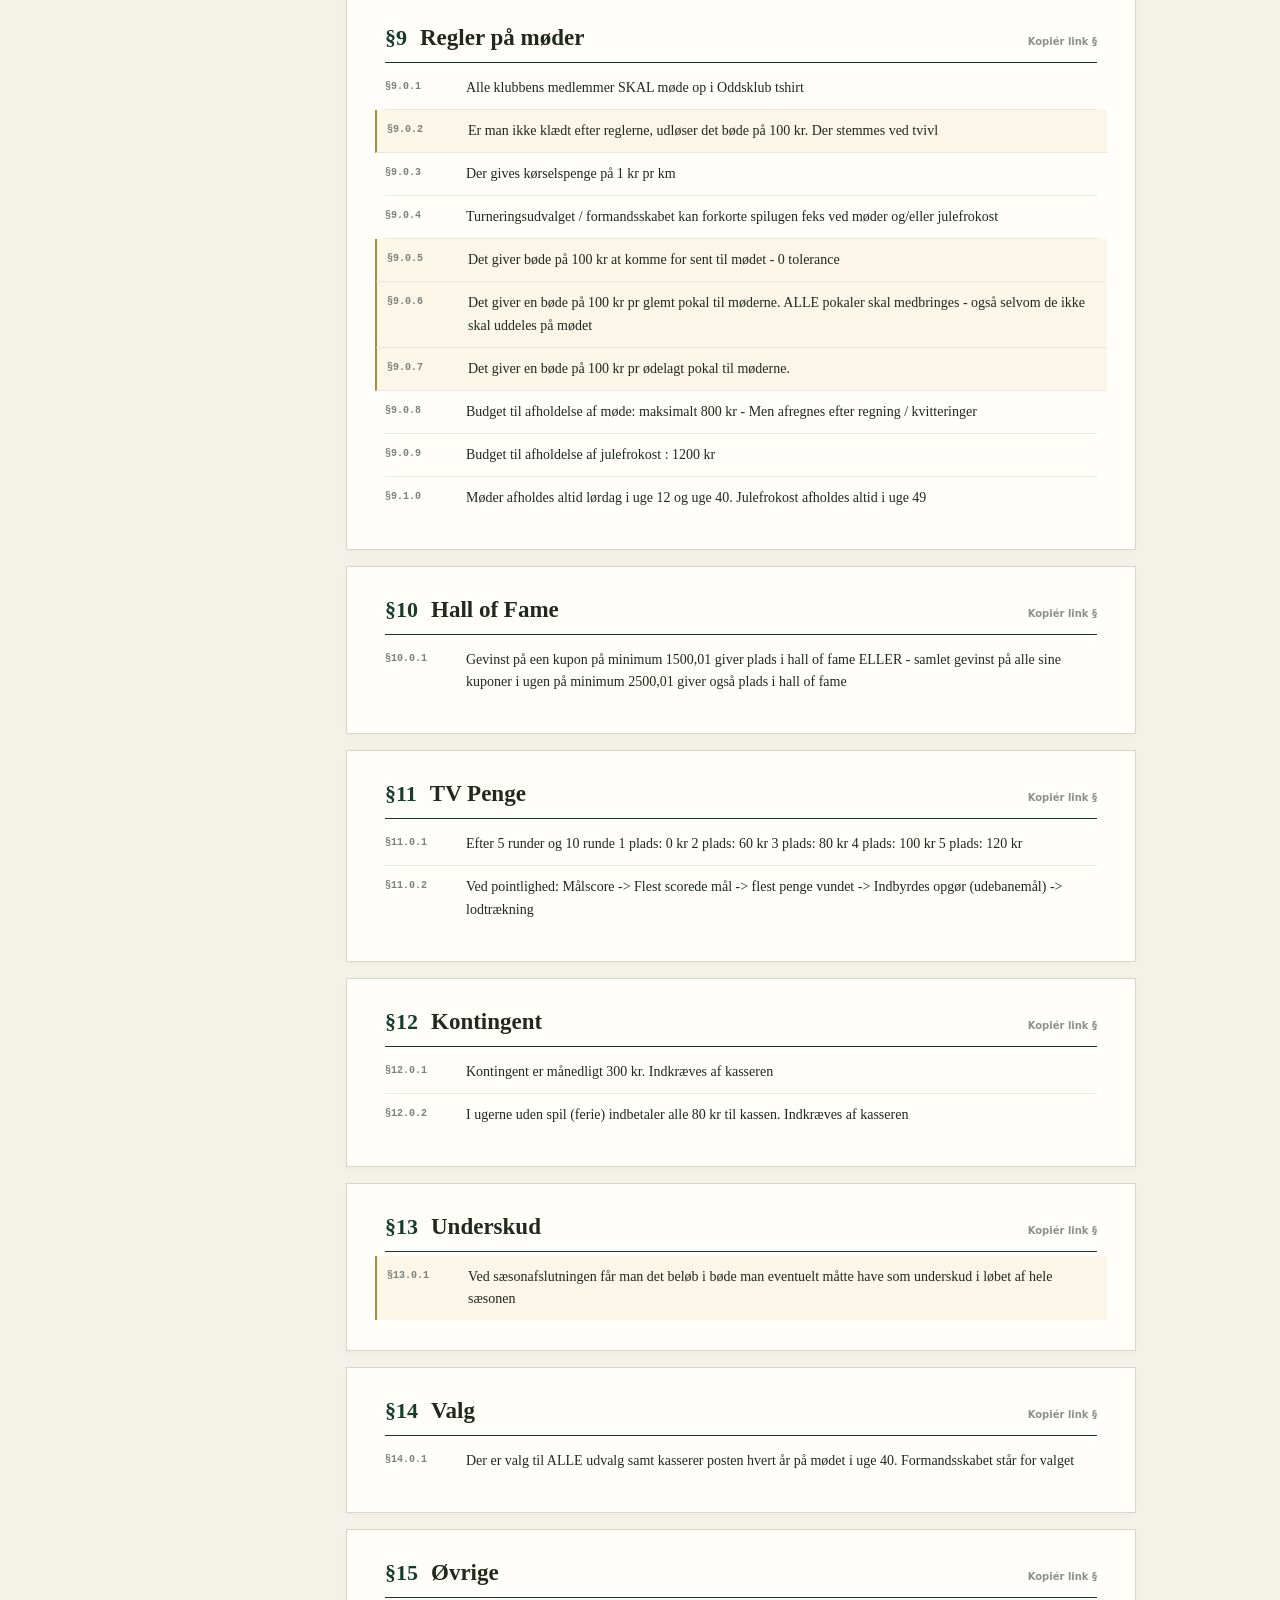
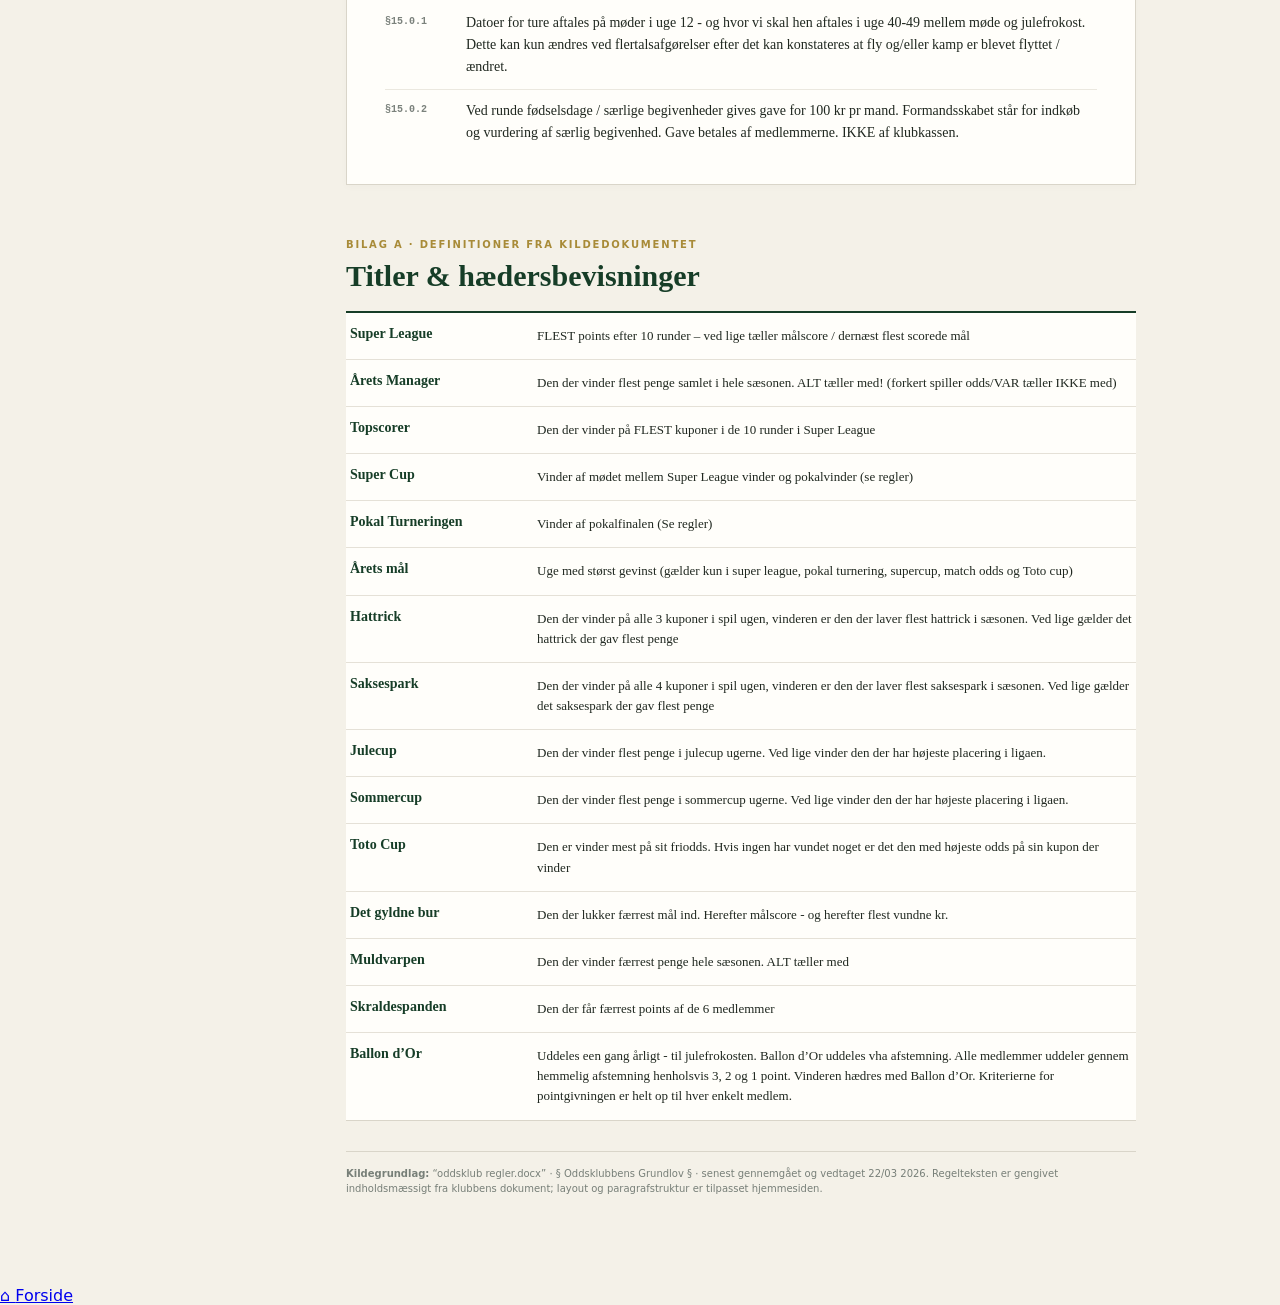
<file: regler.html>
<!doctype html><html lang="da"><head><meta charset="utf-8"><meta name="viewport" content="width=device-width,initial-scale=1"><title>Oddsklubben · Grundloven</title><link rel="stylesheet" href="stats-site/styles.css"><style>
:root{--green:#163d27;--bg:#f4f1e8;--paper:#fffefa;--ink:#202820;--muted:#687168;--line:#d9d5c9;--gold:#a88b38}
body{background:var(--bg);color:var(--ink)}
.constitution{max-width:1080px;margin:auto;padding:44px 22px 90px}.app-home-back{display:none}
.legalhero{max-width:790px;margin:0 auto 34px;text-align:center;padding:44px 30px 36px;border-top:5px solid var(--green);border-bottom:1px solid var(--line)}
.legalhero:before{content:"§";display:block;font:700 62px/1 Georgia,serif;color:var(--green);margin-bottom:12px}
.legalhero h1{font:700 clamp(38px,6vw,62px)/1 Georgia,serif;letter-spacing:-.025em;margin:10px 0 16px;color:var(--green)}
.legalhero p{max-width:610px;margin:auto;color:var(--muted);font:16px/1.65 Georgia,serif}
.seal{display:inline-block;color:var(--gold);font-size:10px;font-weight:900;letter-spacing:.14em;text-transform:uppercase}
.keyfacts{max-width:790px;margin:0 auto 22px;display:flex;justify-content:center;gap:0;border-top:1px solid var(--line);border-bottom:1px solid var(--line)}
.keyfact{flex:1;text-align:center;padding:15px 10px;border-right:1px solid var(--line)}
.keyfact:last-child{border-right:0}.keyfact small{display:block;color:var(--muted);font-size:9px;font-weight:900;text-transform:uppercase;letter-spacing:.08em}
.keyfact strong{display:block;color:var(--green);font:700 17px Georgia,serif;margin:4px 0}.keyfact span{font-size:9px;color:var(--muted)}
.legaltools{max-width:790px;margin:0 auto 14px;display:flex;gap:10px}.lawsearch{width:100%;border:1px solid var(--line);background:var(--paper);border-radius:5px;padding:11px 13px;font:13px system-ui}.lawsearch:focus{outline:2px solid var(--green);outline-offset:1px}.searchcount{display:flex;align-items:center;white-space:nowrap;font-size:11px;color:var(--muted)}
.legalnote{max-width:760px;margin:0 auto 34px;padding:0 15px;color:var(--muted);font:12px/1.55 Georgia,serif;text-align:center}.legalnote b{color:var(--green)}
.legalgrid{display:grid;grid-template-columns:190px minmax(0,790px);gap:34px;align-items:start}
.toc{position:sticky;top:88px;border-right:1px solid var(--line);padding:0 18px 0 0}.toc h3{font:700 13px Georgia,serif;color:var(--green);margin:0 0 10px;padding-bottom:9px;border-bottom:1px solid var(--line)}.toc a{display:flex;gap:9px;padding:8px 0;text-decoration:none;color:var(--muted);font-size:11px;line-height:1.25}.toc a span{display:block}.toc a strong{display:block;color:var(--ink);font:700 11px/1.25 system-ui}.toc a small{display:block;margin-top:2px;color:#7d847e;font:9px/1.35 system-ui}.toc a:hover{color:var(--green)}.toc b{min-width:25px;color:var(--green)}
.law{background:var(--paper);border:1px solid var(--line);padding:30px 38px;margin-bottom:16px;box-shadow:0 2px 8px rgba(22,61,39,.025)}
.law header{display:flex;align-items:baseline;gap:13px;border-bottom:1px solid var(--green);padding-bottom:11px;margin-bottom:4px}.law header>span{font:700 22px Georgia,serif;color:var(--green)}.law h2{font:700 23px Georgia,serif;margin:0;color:var(--ink)}.law header a{margin-left:auto;color:#8b918c;text-decoration:none;font:600 10px system-ui}.law header a:hover{color:var(--green)}
.law p{display:grid;grid-template-columns:68px 1fr;gap:13px;margin:0;padding:10px 0;border-bottom:1px solid #ebe8df;font:14px/1.58 Georgia,serif}.law p:last-child{border-bottom:0}.law p b{font:600 10px/1.5 ui-monospace,monospace;color:#7b827c;padding-top:2px}.law p.fine{margin:0 -10px;padding:10px;background:#fbf6e8;border-left:2px solid var(--gold)}
.law.hiddenlaw{display:none}
.definitions{margin-top:48px}.definitions>.eyebrow{color:var(--gold)}.definitions>h2{font:700 30px Georgia,serif;color:var(--green);margin:7px 0 18px}.definitions dl{margin:0;background:var(--paper);border-top:2px solid var(--green);border-bottom:1px solid var(--line)}.definitions dl div{display:grid;grid-template-columns:165px 1fr;gap:22px;padding:13px 4px;border-bottom:1px solid #e5e1d7}.definitions dl div:last-child{border:0}.definitions dt{font:700 14px Georgia,serif;color:var(--green)}.definitions dd{margin:0;font:13px/1.55 Georgia,serif}
.sourcebox{margin-top:30px;border-top:1px solid var(--line);padding-top:14px;color:#777f78;font-size:10px;line-height:1.5}.topbar nav a.active{background:var(--green);color:#fff}
@media(max-width:850px){.constitution{padding:28px 15px 70px}.app-home-back{display:inline-flex;align-items:center;margin:0 0 18px;padding:9px 13px;border:1px solid var(--line);border-radius:10px;background:var(--paper);color:var(--green);font:800 13px system-ui;text-decoration:none}.legalhero{padding:28px 12px}.legalhero:before{font-size:46px}.keyfacts{display:grid;grid-template-columns:1fr 1fr}.keyfact:nth-child(2){border-right:0}.keyfact:nth-child(-n+2){border-bottom:1px solid var(--line)}.legaltools{display:block}.searchcount{padding-top:7px}.legalgrid{grid-template-columns:1fr}.toc{position:static;border-right:0;border-bottom:1px solid var(--line);padding:0 0 12px;display:flex;overflow-x:auto;gap:12px}.toc h3{display:none}.toc a{flex:0 0 auto}.toc a span{display:block}.toc a small{display:none}.law{padding:23px 18px}.law p{grid-template-columns:1fr;gap:3px}.law header a{font-size:0}.law header a:after{content:"Link";font-size:10px}.definitions dl div{grid-template-columns:1fr;gap:4px}}
@media(max-width:850px){.rules-floating-home{position:fixed;z-index:1000;right:16px;bottom:calc(16px + env(safe-area-inset-bottom));display:inline-flex;align-items:center;gap:6px;padding:11px 15px;border:1px solid #cfd9d1;border-radius:999px;background:rgba(255,255,255,.96);color:var(--green);font:800 14px/1 system-ui;text-decoration:none;box-shadow:0 5px 18px rgba(20,55,35,.16);backdrop-filter:blur(8px);-webkit-backdrop-filter:blur(8px)}}</style></head><body>
<header class="topbar"><a class="brand" href="stats.html"><img src="assets/oddsklub_logo.jpg" alt=""><span><b>Oddsklubben</b><small>STATISTIK · ANNO 2009</small></span></a><nav><a href="stats.html">Dashboard</a><a href="stats.html#season">Sæson 26/27</a><a href="stats.html#alltime">All Time</a><a href="pokaler.html">Pokaler</a><a href="stats.html#records">Rekorder</a><a href="ture.html">Ture</a><a href="spillere.html">Spillere</a><a class="active" href="regler.html">Regler</a></nav><span class="season">Sæson 2026/27</span></header>
<main class="constitution"><a class="app-home-back" href="index.html">‹ Forside</a><section class="legalhero"><span class="seal">VEDTAGET · 22. MARTS 2026</span><h1>Oddsklubbens<br>Grundlov</h1><p>Klubbens gældende regler, bestemmelser og hædersdefinitioner. Fremstillet som lovtekst — fordi 100 kr. i bøde fortjener ordentlig retspleje.</p></section>
<div class="keyfacts"><div class="keyfact"><small>Kontingent</small><strong>300 kr.</strong><span>pr. måned · §12.0.1</span></div><div class="keyfact"><small>Standardbøde</small><strong>100 kr.</strong><span>bl.a. deadline, forkert uge og forsinkelse</span></div><div class="keyfact"><small>Normal spilleuge</small><strong>80 kr.</strong><span>typisk 4 × 20 kr.</span></div><div class="keyfact"><small>Faste møder</small><strong>Uge 12 & 40</strong><span>julefrokost i uge 49 · §9.1.0</span></div></div><div class="legaltools"><input class="lawsearch" id="lawSearch" type="search" placeholder="Søg i Grundloven — fx bøde, Super League, tshirt…" aria-label="Søg i Oddsklubbens Grundlov"><span class="searchcount" id="searchCount">15 hovedparagraffer</span></div><div class="legalnote"><b>Læs Grundloven som vedtaget tekst.</b> Siden gør reglerne lettere at finde og navigere i, men ændrer ikke deres betydning. Ved tvivl er klubbens kildedokument den autoritative tekst.</div><div class="legalgrid"><aside class="toc"><h3>Indholdsfortegnelse</h3><a href="#p1"><b>§1</b><span><strong>Medlemskab</strong><small>Udtrædelse, klubbens penge og restance</small></span></a><a href="#p2"><b>§2</b><span><strong>Super League</strong><small>Spilleuge, kuponer, deadlines, point og bøder</small></span></a><a href="#p3"><b>§3</b><span><strong>Pokalturneringen</strong><small>Pokalformat, semifinaler, finale og bøder</small></span></a><a href="#p4"><b>§4</b><span><strong>Fri Odds</strong><small>Frit spil for 80 kr., cashout og bøder</small></span></a><a href="#p5"><b>§5</b><span><strong>Supercup</strong><small>Ligavinder mod pokalvinder · format og bøder</small></span></a><a href="#p6"><b>§6</b><span><strong>TOTO Cup</strong><small>Deltagere, vinderregel, Fri Odds og bøder</small></span></a><a href="#p7"><b>§7</b><span><strong>Sommer og Julecup</strong><small>3–4 runder · flest vundne penge</small></span></a><a href="#p8"><b>§8</b><span><strong>Regler på tur</strong><small>T-shirt, øl, kampodds, kørsel og forsinkelse</small></span></a><a href="#p9"><b>§9</b><span><strong>Regler på møder</strong><small>Dresscode, pokaler, budgetter og faste mødeuger</small></span></a><a href="#p10"><b>§10</b><span><strong>Hall of Fame</strong><small>Krav til gevinst for optagelse</small></span></a><a href="#p11"><b>§11</b><span><strong>TV Penge</strong><small>Betaling efter 5/10 runder og tiebreak</small></span></a><a href="#p12"><b>§12</b><span><strong>Kontingent</strong><small>300 kr. månedligt og 80 kr. i ferieuger</small></span></a><a href="#p13"><b>§13</b><span><strong>Underskud</strong><small>Sæsonunderskud bliver til bøde</small></span></a><a href="#p14"><b>§14</b><span><strong>Valg</strong><small>Årligt valg i uge 40</small></span></a><a href="#p15"><b>§15</b><span><strong>Øvrige</strong><small>Turdatoer, destinationer og gaver</small></span></a></aside><div><article class="law" id="p1"><header><span>§1</span><h2>Medlemskab</h2><a href="#p1" title="Direkte link til paragraf">Kopiér link §</a></header><p><b>§1</b><span>Hvis et medlem forlader klubben bliver ALLE pengene medlemmet har i klubben i klubben. Har man en restance til klubben på det tidspunkt man udtræder, anses det som værende god stil at betale denne til kasseren hurtigst muligt. Der er dog intet krav herom.</span></p></article><article class="law" id="p2"><header><span>§2</span><h2>Super League</h2><a href="#p2" title="Direkte link til paragraf">Kopiér link §</a></header><p class=""><b>§2.0.1</b><span>Der må kun spilles på fodboldkampe der først må starte fra mandag kl 12:00 og SKAL slutte 21:00 Søndag.</span></p><p class=""><b>§2.0.2</b><span>Bliver en kamp udsat eller aflyst på ens kupon tæller det som odds 1.00</span></p><p class=""><b>§2.0.3</b><span>Odds sendes til pingvinen senest kl 12.00 Tirsdag ELLER senest inden kampstart hvis en af kampene på ens kupon starter Mandag</span></p><p class=""><b>§2.0.4</b><span>Møder man pingvinen sendes det til Kaninus. Mødes kaninus og pingvinen sendes det til gorilla.</span></p><p class=""><b>§2.0.5</b><span>Der spilles på mindst 2 (forskellige) og højst 4 (forskellige) kuponer af 20 kr. Intet krav om minimumsodds</span></p><p class="fine"><b>§2.0.6</b><span>Spiller man slet ikke i ugen er det et bøde på 100 kr + fakturering på de 80 kr man burde have spillet - altså koster det 180 kr i alt)</span></p><p class=""><b>§2.0.7</b><span>Ender en kamp uafgjort uddeles 3 points til den, der har vundet flest penge. Kun i tilfælde hvor begge har vundet lige meget (eksempelvis ved 0-0) uddeles 1 point til hver</span></p><p class="fine"><b>§2.1</b><span>Bøder</span></p><p class="fine"><b>§2.1.1</b><span>Hvis man sender odds efter deadline (jvf paragraf 2) – Bøde 100 kr. Man skal stadig spille kuponen og sende den hurtigst muligt til kasseren.</span></p><p class="fine"><b>§2.1.2</b><span>Hvis man spiller på kampe i den forkerte uge – Bøde 100 kr</span></p><p class=""><b>§2.1.3</b><span>Ugyldig kupon får lov at stå og evt gevinst tæller ikke med i diverse stillinger – men går i kassen</span></p></article><article class="law" id="p3"><header><span>§3</span><h2>Pokalturneringen</h2><a href="#p3" title="Direkte link til paragraf">Kopiér link §</a></header><p class=""><b>§3.0.1</b><span>Der må KUN spilles på fodboldkampe der først må starte fra mandag kl 12:00 og SKAL slutte 21:00 Søndag.</span></p><p class=""><b>§3.0.2</b><span>Bliver en kamp udsat eller aflyst på ens kupon tæller der som odds 1.00</span></p><p class=""><b>§3.0.3</b><span>Odds sendes til pingvinen senest kl 12.00 Tirsdag ELLER senest inden kampstart hvis en af kampene på ens kupon starter Mandag</span></p><p class=""><b>§3.0.4</b><span>Møder man pingvinen sendes det til Kaninus. Mødes kaninus og pingvinen sendes det til gorilla.</span></p><p class=""><b>§3.0.5</b><span>KVARTFINALE og FINALE: Der spilles på 4 kuponer af 20 kr. INGEN ODDS GRÆNSE (spilles for i alt 80 kr). Ved uafgjort vinder den, der har vundet flest penge – ved 0-0 vinder den med kupon med højeste odds!</span></p><p class=""><b>§3.0.6</b><span>I SEMIFINALEN – der spilles på 4 kuponer af 20 kr - INGEN ODDS GRÆNSE.. Ved uafgjort vinder den, der har vundet flest penge – ved 0-0 vinder den kupon med højeste odds!. Semifinaler spilles over 2 uger (med regel om udebanemål)</span></p><p class="fine"><b>§3.1</b><span>Bøder</span></p><p class="fine"><b>§3.1.1</b><span>Hvis man sender odds efter deadline (jvf paragraf 3) – Bøde 100 kr. Man skal stadig spille kuponen og sende den hurtigst muligt til kasseren.</span></p><p class="fine"><b>§3.1.2</b><span>Hvis man spiller på kampe i den forkerte uge – bøde 100 kr</span></p><p class=""><b>§3.1.3</b><span>Ugyldig kupon får lov at stå og evt gevinst tæller IKKE med i diverse stillinger – men går i kassen</span></p></article><article class="law" id="p4"><header><span>§4</span><h2>Fri Odds</h2><a href="#p4" title="Direkte link til paragraf">Kopiér link §</a></header><p class=""><b>§4.0.1</b><span>Der må KUN spilles på fodboldkampe der først må starte fra mandag kl 12:00 og SKAL slutte 21:00 Søndag.</span></p><p class=""><b>§4.0.2</b><span>Bliver en kamp aflyst eller udsat tæller tæller det som odds 1.00</span></p><p class=""><b>§4.0.3</b><span>Odds sendes til pingvinen senest kl 12.00 Tirsdag ELLER senest inden kampstart hvis en af kampene på ens kupon starter Mandag</span></p><p class=""><b>§4.0.4</b><span>Der må spilles HELT frit for 80 kr. INGEN ODDS GRÆNSE – Max 4 kuponer / system odds er tilladt. Odds må lukkes – der sendes billede til kasseren når man gør det</span></p><p class="fine"><b>§4.1</b><span>Bøder</span></p><p class="fine"><b>§4.1.1</b><span>Hvis man sender odds efter deadline (jvf paragraf 4) – Bøde 100 kr. Man skal stadig spille kuponen og sende den hurtigst muligt til kasseren.</span></p><p class="fine"><b>§4.1.2</b><span>Hvis man spiller på kampe i den forkerte uge – bøde 100 kr</span></p><p class=""><b>§4.1.3</b><span>Ugyldig kupon får lov at stå og evt gevinst tæller IKKE med i diverse stillinger – men går i kassen</span></p></article><article class="law" id="p5"><header><span>§5</span><h2>Supercup</h2><a href="#p5" title="Direkte link til paragraf">Kopiér link §</a></header><p class=""><b>§5.0.1</b><span>Der må KUN spilles på fodboldkampe der først må starte fra mandag kl 12:00 og SKAL slutte 21:00 Søndag.</span></p><p class=""><b>§5.0.2</b><span>Bliver en kamp aflyst eller udsat tæller tæller det som odds 1.00</span></p><p class=""><b>§5.0.3</b><span>Odds sendes til pingvinen senest kl 12.00 Tirsdag ELLER senest inden kampstart hvis en af kampene på ens kupon starter Mandag</span></p><p class=""><b>§5.0.4</b><span>Møder man pingvinen sendes det til Kaninus. Mødes kaninus og pingvinen sendes det til gorilla.</span></p><p class=""><b>§5.0.5</b><span>Super League vinder mod Pokalvinder</span></p><p class=""><b>§5.0.6</b><span>Der spilles på 4 kuponer af 20 kr. INGEN ODDS GRÆNSE (spilles for i alt 80 kr). Ved uafgjort vinder den der har vundet flest penge – ved 0-0 vinder den med kupon med højeste odds!</span></p><p class="fine"><b>§5.1</b><span>Bøder</span></p><p class="fine"><b>§5.1.1</b><span>Hvis man sender odds efter deadline (jvf paragraf 5) – Bøde 100 kr. Man skal stadig spille kuponen og sende den hurtigst muligt til kasseren.</span></p><p class="fine"><b>§5.1.2</b><span>Hvis man spiller på kampe i den forkerte uge – bøde 100 kr</span></p><p class=""><b>§5.1.3</b><span>Ugyldig kupon får lov at stå og evt gevinst tæller IKKE med i diverse stillinger – men går i kassen</span></p></article><article class="law" id="p6"><header><span>§6</span><h2>TOTO Cup</h2><a href="#p6" title="Direkte link til paragraf">Kopiér link §</a></header><p class=""><b>§6.0.1</b><span>Der må KUN spilles på fodboldkampe der først må starte fra mandag kl 12:00 og SKAL slutte 21:00 Søndag.</span></p><p class=""><b>§6.0.2</b><span>Bliver en kamp aflyst eller udsat tæller tæller det som odds 1.00</span></p><p class=""><b>§6.0.3</b><span>Odds sendes til pingvinen senest kl 12.00 Tirsdag ELLER senest inden kampstart hvis en af kampene på ens kupon starter Mandag</span></p><p class=""><b>§6.0.4</b><span>Spilles samme uge som super cup – deltager dem der ikke er med i supercuppen</span></p><p class=""><b>§6.0.5</b><span>Vinder af turneringen er den der vinder flest penge</span></p><p class=""><b>§6.0.6</b><span>Er der ingen der vinder noget er det den med højeste odds på sin kupon der vinder</span></p><p class=""><b>§6.0.7</b><span>Toto cuppen afvikles som fri odds. Dvs der skal spilles for 80 kr - men derudover ingen regler for minimumsodds.</span></p><p class="fine"><b>§6.1</b><span>Bøder</span></p><p class="fine"><b>§6.1.1</b><span>Hvis man sender odds efter deadline (jvf paragraf 6) – Bøde 100 kr. Man skal stadig spille kuponen og sende den hurtigst muligt til kasseren.</span></p><p class="fine"><b>§6.1.2</b><span>Hvis man spiller på kampe i den forkerte uge – bøde 100 kr</span></p><p class=""><b>§6.1.3</b><span>Ugyldig kupon får lov at stå og evt gevinst tæller IKKE med i diverse stillinger – men går i kassen</span></p></article><article class="law" id="p7"><header><span>§7</span><h2>Sommer og Julecup</h2><a href="#p7" title="Direkte link til paragraf">Kopiér link §</a></header><p class=""><b>§7.0.1</b><span>Vinderen er den der vinder flest penge i de 3-4 runder cuppen løber over.</span></p><p class=""><b>§7.0.2</b><span>Der må KUN spilles på fodboldkampe der først må starte fra mandag kl 12:00 og SKAL slutte 21:00 Søndag.</span></p></article><article class="law" id="p8"><header><span>§8</span><h2>Regler på tur</h2><a href="#p8" title="Direkte link til paragraf">Kopiér link §</a></header><p class=""><b>§8.0.1</b><span>Skraldemand og muldvarpen SKAL starte med at sige ”Tak fordi vi måtte være med” (formandsskabet bestemmer hvornår dette sker. Er formandsskabet muldvarp og/eller skraldespand er det formanden for turneringsudvalget det tager denne beslutning)</span></p><p class=""><b>§8.0.2</b><span>Skraldemand og muldvarpen SKAL hente øl og andre fornødenheder til alle EEN gang på stadion.</span></p><p class=""><b>§8.0.3</b><span>Alle medlemmer får 50 kr af klubben til odds på kampen. Gevinster går i tur-kassen</span></p><p class=""><b>§8.0.4</b><span>Der gives kørselspenge på 1 kr / pr km</span></p><p class="fine"><b>§8.0.5</b><span>Bøde på 100 kr for at komme for sent. Der er 0 tolerance. 1 sekund for sent er stadig for sent. Toiletbesøg er ingen undskyldning!</span></p><p class="fine"><b>§8.0.6</b><span>Oddsklub tshirt SKAL bæres på udrejsedagen på oddsklubture. Ellers er det bøde på 100 kr.</span></p></article><article class="law" id="p9"><header><span>§9</span><h2>Regler på møder</h2><a href="#p9" title="Direkte link til paragraf">Kopiér link §</a></header><p class=""><b>§9.0.1</b><span>Alle klubbens medlemmer SKAL møde op i Oddsklub tshirt</span></p><p class="fine"><b>§9.0.2</b><span>Er man ikke klædt efter reglerne, udløser det bøde på 100 kr. Der stemmes ved tvivl</span></p><p class=""><b>§9.0.3</b><span>Der gives kørselspenge på 1 kr pr km</span></p><p class=""><b>§9.0.4</b><span>Turneringsudvalget / formandsskabet kan forkorte spilugen feks ved møder og/eller julefrokost</span></p><p class="fine"><b>§9.0.5</b><span>Det giver bøde på 100 kr at komme for sent til mødet - 0 tolerance</span></p><p class="fine"><b>§9.0.6</b><span>Det giver en bøde på 100 kr pr glemt pokal til møderne. ALLE pokaler skal medbringes - også selvom de ikke skal uddeles på mødet</span></p><p class="fine"><b>§9.0.7</b><span>Det giver en bøde på 100 kr pr ødelagt pokal til møderne.</span></p><p class=""><b>§9.0.8</b><span>Budget til afholdelse af møde: maksimalt 800 kr - Men afregnes efter regning / kvitteringer</span></p><p class=""><b>§9.0.9</b><span>Budget til afholdelse af julefrokost : 1200 kr</span></p><p class=""><b>§9.1.0</b><span>Møder afholdes altid lørdag i uge 12 og uge 40. Julefrokost afholdes altid i uge 49</span></p></article><article class="law" id="p10"><header><span>§10</span><h2>Hall of Fame</h2><a href="#p10" title="Direkte link til paragraf">Kopiér link §</a></header><p class=""><b>§10.0.1</b><span>Gevinst på een kupon på minimum 1500,01 giver plads i hall of fame ELLER - samlet gevinst på alle sine kuponer i ugen på minimum 2500,01 giver også plads i hall of fame</span></p></article><article class="law" id="p11"><header><span>§11</span><h2>TV Penge</h2><a href="#p11" title="Direkte link til paragraf">Kopiér link §</a></header><p class=""><b>§11.0.1</b><span>Efter 5 runder og 10 runde 1 plads: 0 kr 2 plads: 60 kr 3 plads: 80 kr 4 plads: 100 kr 5 plads: 120 kr</span></p><p class=""><b>§11.0.2</b><span>Ved pointlighed: Målscore -&gt; Flest scorede mål -&gt; flest penge vundet -&gt; Indbyrdes opgør (udebanemål) -&gt; lodtrækning</span></p></article><article class="law" id="p12"><header><span>§12</span><h2>Kontingent</h2><a href="#p12" title="Direkte link til paragraf">Kopiér link §</a></header><p class=""><b>§12.0.1</b><span>Kontingent er månedligt 300 kr. Indkræves af kasseren</span></p><p class=""><b>§12.0.2</b><span>I ugerne uden spil (ferie) indbetaler alle 80 kr til kassen. Indkræves af kasseren</span></p></article><article class="law" id="p13"><header><span>§13</span><h2>Underskud</h2><a href="#p13" title="Direkte link til paragraf">Kopiér link §</a></header><p class="fine"><b>§13.0.1</b><span>Ved sæsonafslutningen får man det beløb i bøde man eventuelt måtte have som underskud i løbet af hele sæsonen</span></p></article><article class="law" id="p14"><header><span>§14</span><h2>Valg</h2><a href="#p14" title="Direkte link til paragraf">Kopiér link §</a></header><p class=""><b>§14.0.1</b><span>Der er valg til ALLE udvalg samt kasserer posten hvert år på mødet i uge 40. Formandsskabet står for valget</span></p></article><article class="law" id="p15"><header><span>§15</span><h2>Øvrige</h2><a href="#p15" title="Direkte link til paragraf">Kopiér link §</a></header><p class=""><b>§15.0.1</b><span>Datoer for ture aftales på møder i uge 12 - og hvor vi skal hen aftales i uge 40-49 mellem møde og julefrokost. Dette kan kun ændres ved flertalsafgørelser efter det kan konstateres at fly og/eller kamp er blevet flyttet / ændret.</span></p><p class=""><b>§15.0.2</b><span>Ved runde fødselsdage / særlige begivenheder gives gave for 100 kr pr mand. Formandsskabet står for indkøb og vurdering af særlig begivenhed. Gave betales af medlemmerne. IKKE af klubkassen.</span></p></article><section class="definitions" id="titler"><span class="eyebrow">BILAG A · DEFINITIONER FRA KILDEDOKUMENTET</span><h2>Titler & hædersbevisninger</h2><dl><div><dt>Super League</dt><dd>FLEST points efter 10 runder – ved lige tæller målscore / dernæst flest scorede mål</dd></div><div><dt>Årets Manager</dt><dd>Den der vinder flest penge samlet i hele sæsonen. ALT tæller med! (forkert spiller odds/VAR tæller IKKE med)</dd></div><div><dt>Topscorer</dt><dd>Den der vinder på FLEST kuponer i de 10 runder i Super League</dd></div><div><dt>Super Cup</dt><dd>Vinder af mødet mellem Super League vinder og pokalvinder (se regler)</dd></div><div><dt>Pokal Turneringen</dt><dd>Vinder af pokalfinalen (Se regler)</dd></div><div><dt>Årets mål</dt><dd>Uge med størst gevinst (gælder kun i super league, pokal turnering, supercup, match odds og Toto cup)</dd></div><div><dt>Hattrick</dt><dd>Den der vinder på alle 3 kuponer i spil ugen, vinderen er den der laver flest hattrick i sæsonen. Ved lige gælder det hattrick der gav flest penge</dd></div><div><dt>Saksespark</dt><dd>Den der vinder på alle 4 kuponer i spil ugen, vinderen er den der laver flest saksespark i sæsonen. Ved lige gælder det saksespark der gav flest penge</dd></div><div><dt>Julecup</dt><dd>Den der vinder flest penge i julecup ugerne. Ved lige vinder den der har højeste placering i ligaen.</dd></div><div><dt>Sommercup</dt><dd>Den der vinder flest penge i sommercup ugerne. Ved lige vinder den der har højeste placering i ligaen.</dd></div><div><dt>Toto Cup</dt><dd>Den er vinder mest på sit friodds. Hvis ingen har vundet noget er det den med højeste odds på sin kupon der vinder</dd></div><div><dt>Det gyldne bur</dt><dd>Den der lukker færrest mål ind. Herefter målscore - og herefter flest vundne kr.</dd></div><div><dt>Muldvarpen</dt><dd>Den der vinder færrest penge hele sæsonen. ALT tæller med</dd></div><div><dt>Skraldespanden</dt><dd>Den der får færrest points af de 6 medlemmer</dd></div><div><dt>Ballon d’Or</dt><dd>Uddeles een gang årligt - til julefrokosten. Ballon d’Or uddeles vha afstemning. Alle medlemmer uddeler gennem hemmelig afstemning henholsvis 3, 2 og 1 point. Vinderen hædres med Ballon d’Or. Kriterierne for pointgivningen er helt op til hver enkelt medlem.</dd></div></dl></section><div class="sourcebox"><b>Kildegrundlag:</b> “oddsklub regler.docx” · § Oddsklubbens Grundlov § · senest gennemgået og vedtaget 22/03 2026. Regelteksten er gengivet indholdsmæssigt fra klubbens dokument; layout og paragrafstruktur er tilpasset hjemmesiden.</div></div></div></main><script>const laws=[...document.querySelectorAll('.law')],search=document.getElementById('lawSearch'),count=document.getElementById('searchCount');search.addEventListener('input',()=>{const q=search.value.trim().toLocaleLowerCase('da');let n=0;laws.forEach(x=>{const hit=!q||x.textContent.toLocaleLowerCase('da').includes(q);x.classList.toggle('hiddenlaw',!hit);if(hit)n++});count.textContent=q?n+' af 15 paragraffer':'15 hovedparagraffer'});document.querySelectorAll('.law header a').forEach(a=>a.addEventListener('click',e=>{e.preventDefault();const url=location.href.split('#')[0]+a.getAttribute('href');navigator.clipboard?.writeText(url);history.replaceState(null,'',a.getAttribute('href'));a.textContent='Link kopieret ✓';setTimeout(()=>a.textContent='Kopiér link §',1400)}));</script><a class="rules-floating-home" href="index.html">⌂ <span>Forside</span></a><script>(function(){var API="https://script.google.com/macros/s/AKfycbwt1E1CC6EDlvwmblrzM6vtK4WmYCrmpIhj_SV7NUvMmcsNweZXcr0E4M1X83dvsE7WlQ/exec";try{var k="oddsklubben-web-id",id=localStorage.getItem(k);if(!id){id="web-"+Date.now().toString(36)+"-"+Math.random().toString(36).slice(2,10);localStorage.setItem(k,id)}fetch(API,{method:"POST",headers:{"Content-Type":"text/plain;charset=utf-8"},body:JSON.stringify({type:"app_log",event:"page_view",page:"website:regler",installation:id,version:"web-1",detail:""})}).catch(function(){})}catch(e){}})();</script></body></html>
</file>
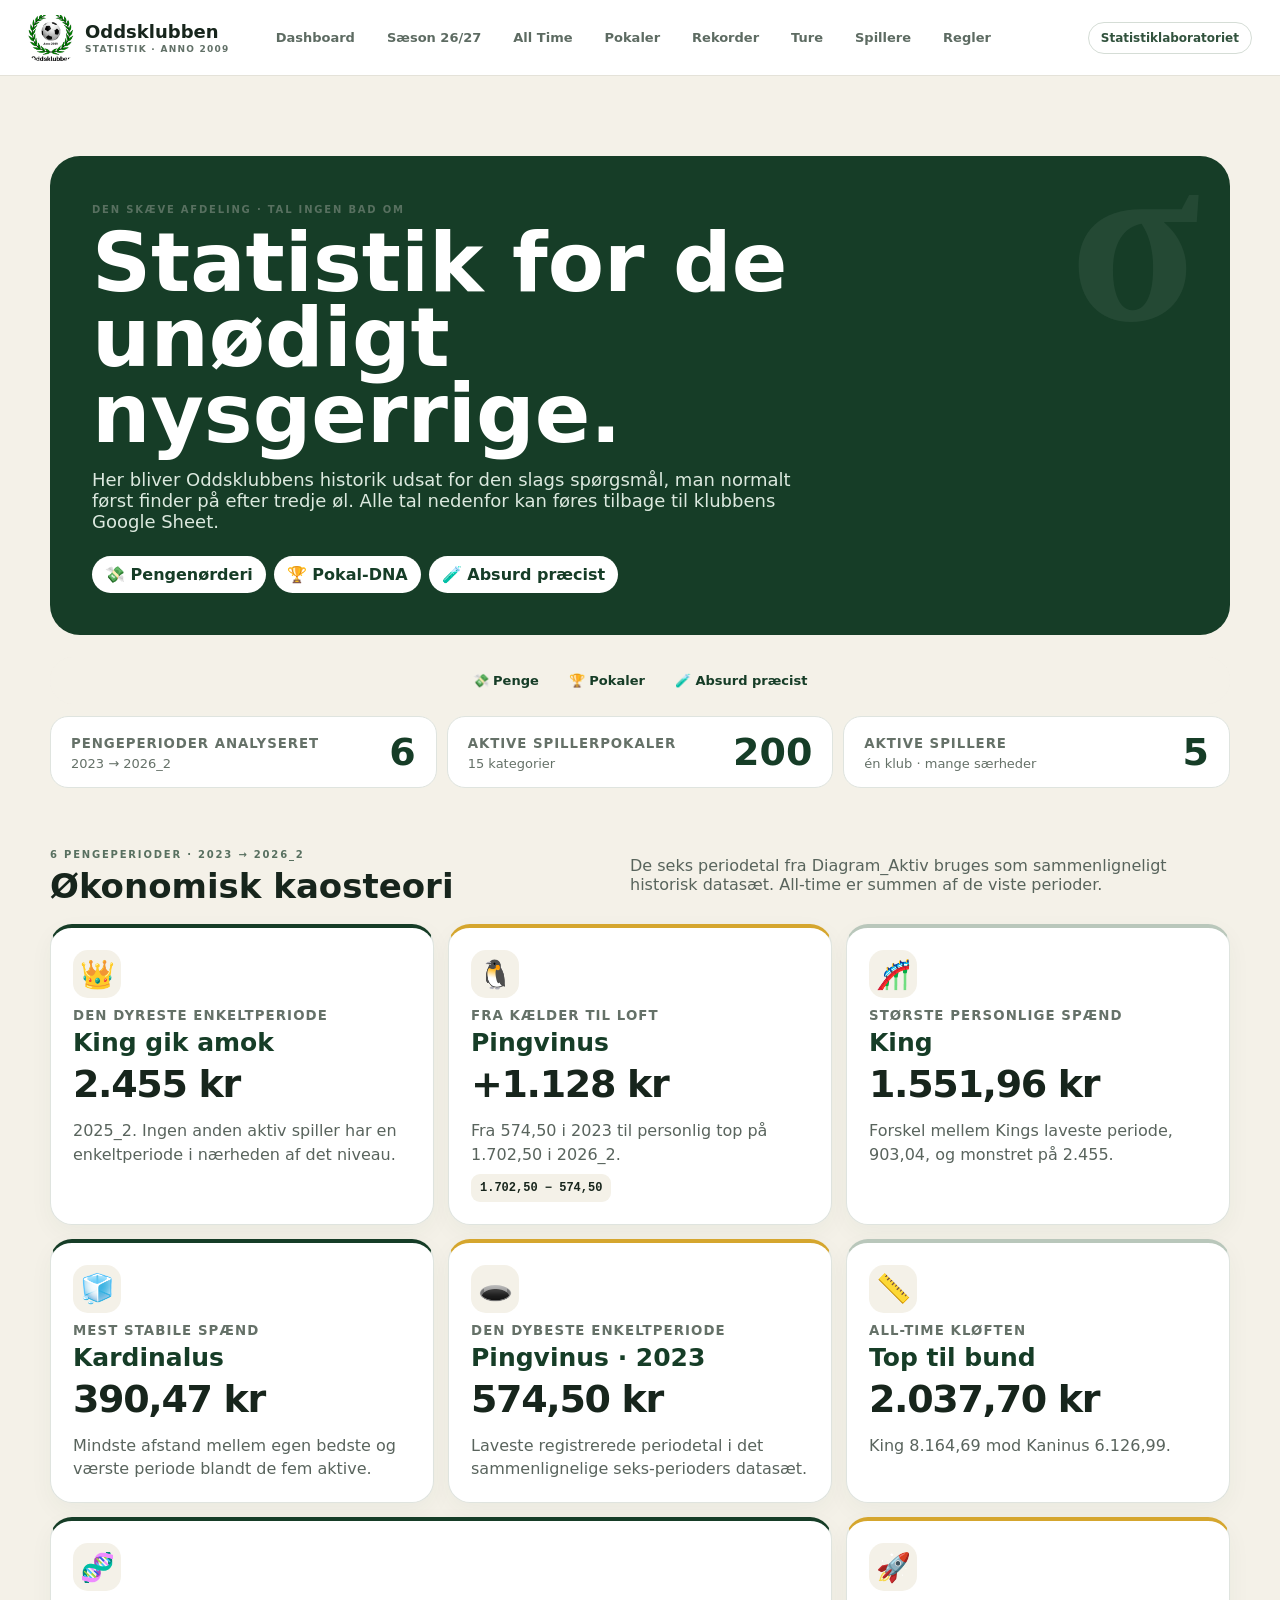
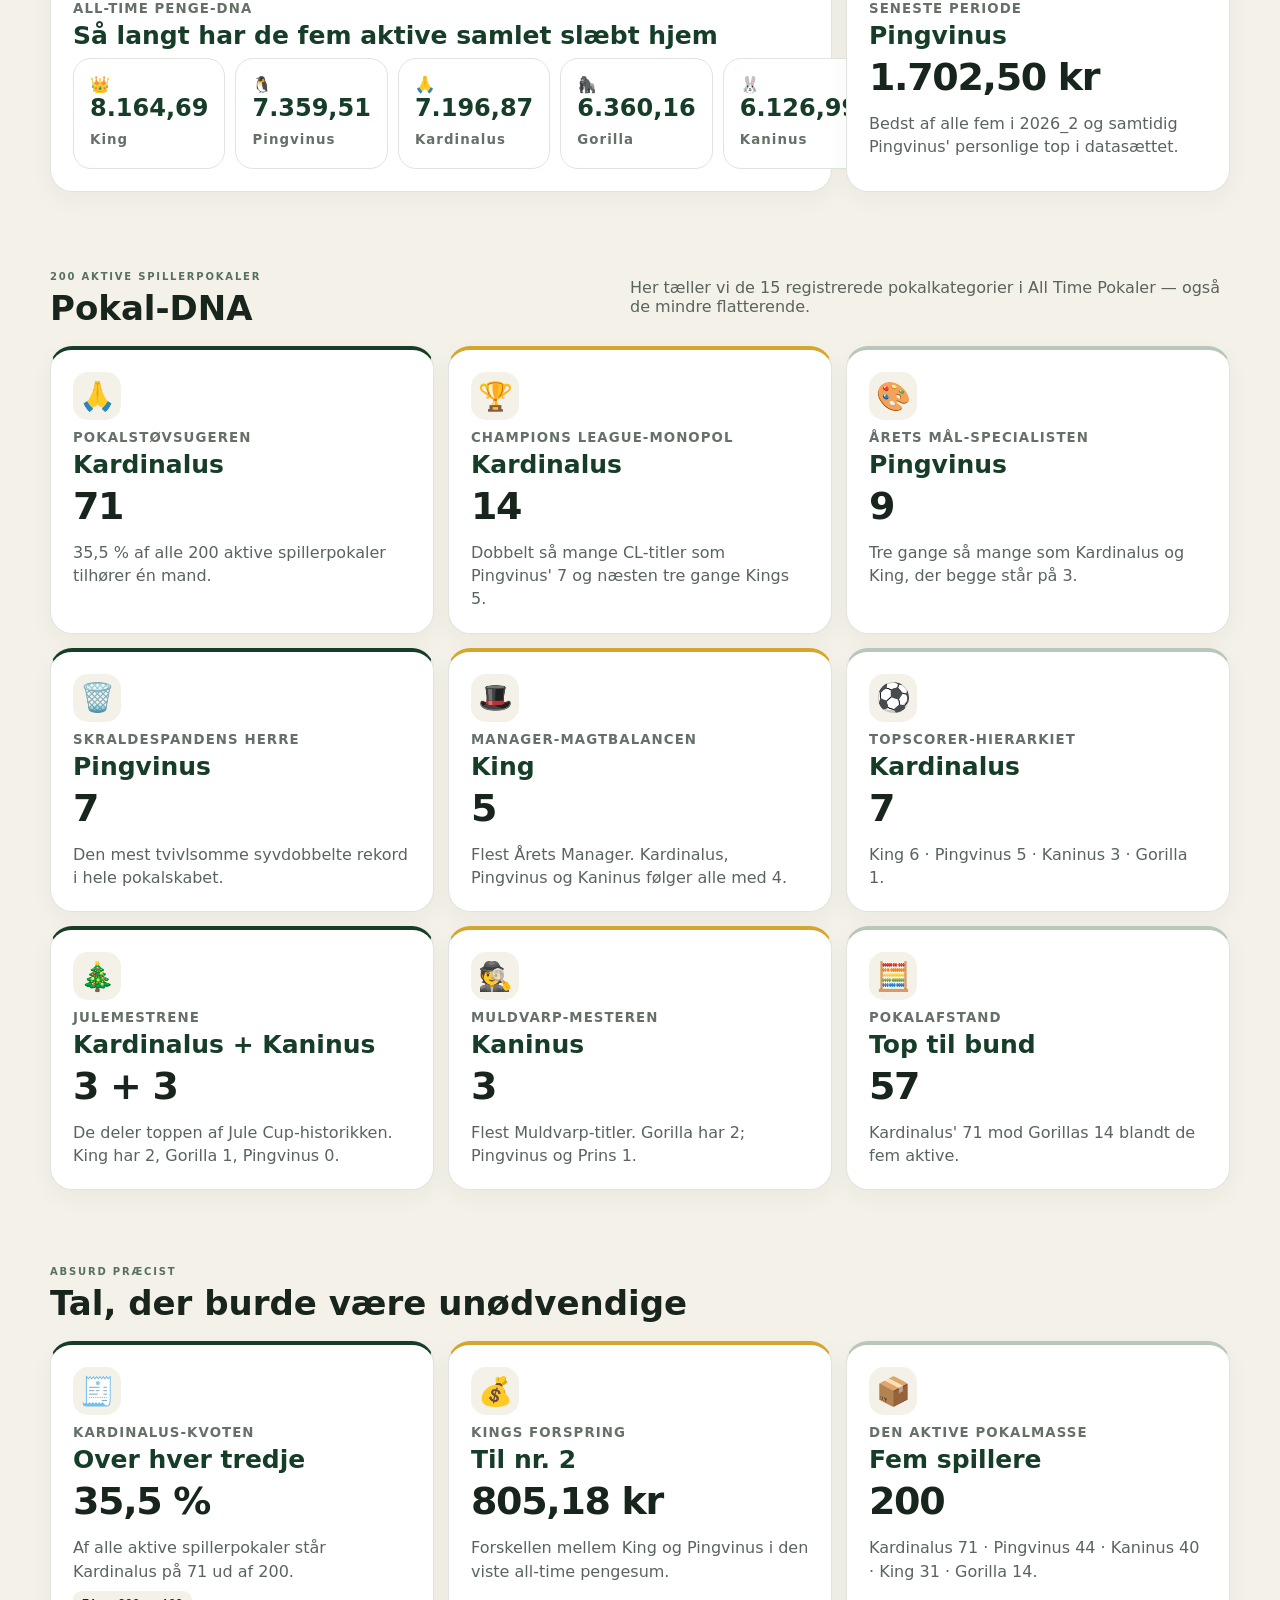
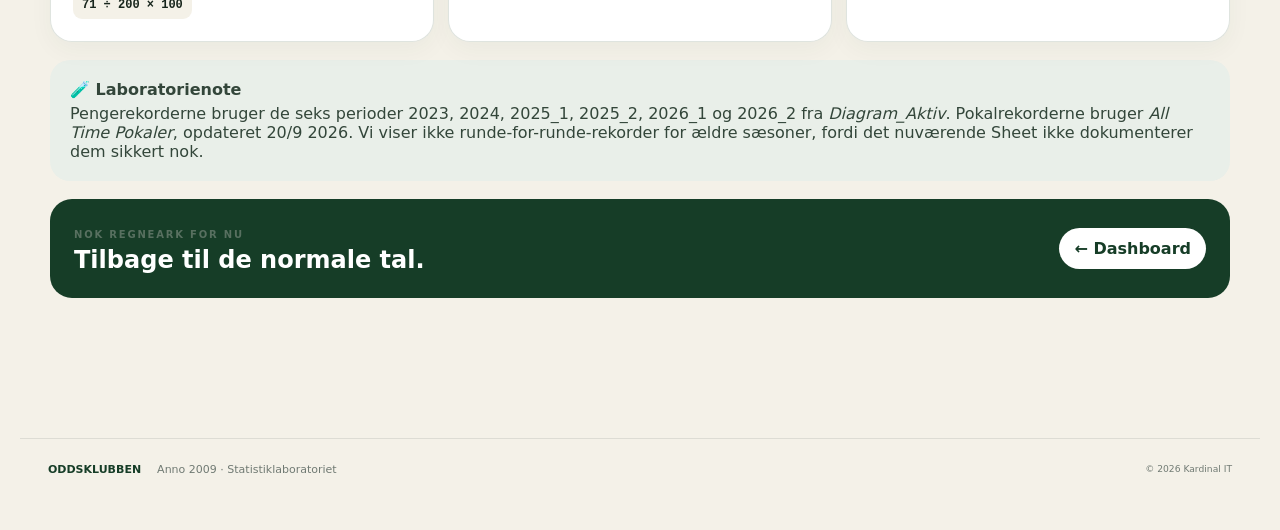
<file: skaeve.html>
<!doctype html><html lang="da"><head><meta charset="utf-8"><meta name="viewport" content="width=device-width,initial-scale=1"><title>Oddsklubben · Den skæve afdeling</title><link rel="stylesheet" href="stats-site/styles.css"><style>
.oddhero{max-width:1180px;margin:34px auto 22px;padding:42px;border-radius:30px;background:#163d27;color:#fff;position:relative;overflow:hidden}.oddhero:after{content:"σ";position:absolute;right:30px;top:-55px;font:900 240px Georgia;color:#ffffff10}.oddhero h1{font-size:clamp(42px,7vw,82px);line-height:.92;margin:8px 0 18px;max-width:820px}.oddhero p{max-width:720px;font-size:18px;color:#dce9df}.oddnav{display:flex;gap:8px;flex-wrap:wrap;margin-top:24px}.oddnav a{background:#fff;color:#163d27;padding:9px 13px;border-radius:999px;text-decoration:none;font-weight:800}
.labjump{position:sticky;top:74px;z-index:8;max-width:1180px;margin:0 auto 12px;padding:8px;background:rgba(244,241,232,.94);backdrop-filter:blur(10px);border-radius:999px;display:flex;justify-content:center;gap:6px}.labjump a{text-decoration:none;color:#163d27;font-weight:850;font-size:13px;padding:8px 12px;border-radius:999px}.labjump a:hover{background:#fff}.labstats{max-width:1180px;margin:0 auto 10px;display:grid;grid-template-columns:repeat(3,1fr);gap:10px}.labstats div{background:#fff;border:1px solid #dfe4df;border-radius:18px;padding:16px 20px;display:grid;grid-template-columns:1fr auto;align-items:end}.labstats small{font-weight:900;letter-spacing:.07em;color:#657168}.labstats b{grid-row:1/3;grid-column:2;font-size:38px;color:#163d27;line-height:1}.labstats span{font-size:13px;color:#657168;margin-top:3px}.lab{max-width:1180px;margin:0 auto 70px}.labhead{display:flex;justify-content:space-between;gap:20px;align-items:end;margin:34px 0 14px}.labhead h2{font-size:34px;margin:4px 0}.labhead p{max-width:600px;color:#58645c}.oddgrid{display:grid;grid-template-columns:repeat(3,1fr);gap:14px}.oddcard{background:#fff;border:1px solid #dfe4df;border-radius:22px;padding:22px;min-height:190px;position:relative;box-shadow:0 8px 24px rgba(22,61,39,.045);transition:transform .18s ease,box-shadow .18s ease}.oddcard:hover{transform:translateY(-3px);box-shadow:0 14px 34px rgba(22,61,39,.09)}.oddcard:nth-child(3n+1){border-top:4px solid #163d27}.oddcard:nth-child(3n+2){border-top:4px solid #d5a62e}.oddcard:nth-child(3n){border-top:4px solid #b9c7bb}.oddcard.wide{grid-column:span 2}.oddcard .icon{font-size:28px}.oddcard small{display:block;font-weight:900;letter-spacing:.08em;color:#657168;margin:10px 0 5px}.oddcard h3{font-size:25px;margin:0 0 8px;color:#163d27}.oddcard strong{font-size:38px;display:block;line-height:1;letter-spacing:-.035em}.oddcard p{margin-bottom:0}.oddcard .icon{display:grid;width:48px;height:48px;place-items:center;background:#f4f1e8;border-radius:15px}.oddcard p{color:#59645d;line-height:1.45}.formula{font:700 12px ui-monospace,monospace;background:#f4f1e8;padding:7px 9px;border-radius:9px;display:inline-block;margin-top:8px}.podium{display:grid;grid-template-columns:repeat(5,1fr);gap:10px}.podium div{background:#fff;border-radius:18px;padding:16px;border:1px solid #dfe4df}.podium b{display:block;font-size:24px;color:#163d27}.lab:nth-of-type(3){padding-top:8px}.lab:nth-of-type(3) .oddgrid{grid-template-columns:repeat(3,1fr)}.sourcebox{background:#e9efe9;border-radius:20px;padding:20px;margin-top:18px;color:#33463a}.sourcebox b{display:block;margin-bottom:5px}.labend{margin-top:18px;background:#163d27;color:#fff;border-radius:22px;padding:24px;display:flex;align-items:center;justify-content:space-between;gap:20px}.labend h2{margin:4px 0 0}.labend a{background:#fff;color:#163d27;text-decoration:none;font-weight:900;padding:11px 15px;border-radius:999px;white-space:nowrap}@media(max-width:800px){.labjump{top:62px;margin:0 12px 10px;overflow-x:auto;justify-content:flex-start}.labjump a{white-space:nowrap}.labend{align-items:flex-start;flex-direction:column}.labstats{margin:0 12px 8px;grid-template-columns:1fr}.topbar nav{overflow-x:auto;white-space:nowrap;max-width:100%}.oddhero{margin:18px 12px;padding:28px}.lab{margin:0 12px 50px}.oddgrid{grid-template-columns:1fr}.oddcard.wide{grid-column:auto}.podium{grid-template-columns:1fr 1fr}.labhead{display:block}.oddcard{min-height:0}.oddcard:hover{transform:none}.podium div:last-child{grid-column:span 2}.lab:nth-of-type(3) .oddgrid{grid-template-columns:1fr}.oddhero h1 br{display:none}}
</style></head><body><header class="topbar"><a class="brand" href="stats.html"><img src="assets/oddsklub_logo.jpg" alt=""><span><b>Oddsklubben</b><small>STATISTIK · ANNO 2009</small></span></a><nav><a href="stats.html">Dashboard</a><a href="stats.html#season">Sæson 26/27</a><a href="stats.html#alltime">All Time</a><a href="pokaler.html">Pokaler</a><a href="stats.html#records">Rekorder</a><a href="ture.html">Ture</a><a href="spillere.html">Spillere</a><a href="regler.html">Regler</a></nav><span class="season">Statistiklaboratoriet</span></header>
<main><section class="oddhero"><span class="eyebrow">DEN SKÆVE AFDELING · TAL INGEN BAD OM</span><h1>Statistik for de<br>unødigt nysgerrige.</h1><p>Her bliver Oddsklubbens historik udsat for den slags spørgsmål, man normalt først finder på efter tredje øl. Alle tal nedenfor kan føres tilbage til klubbens Google Sheet.</p><div class="oddnav"><a href="#penge">💸 Pengenørderi</a><a href="#pokaler">🏆 Pokal-DNA</a><a href="#absurd">🧪 Absurd præcist</a></div></section><nav class="labjump" aria-label="På denne side"><a href="#penge">💸 Penge</a><a href="#pokaler">🏆 Pokaler</a><a href="#absurd">🧪 Absurd præcist</a></nav><section class="labstats" aria-label="Datagrundlag"><div><small>PENGEPERIODER ANALYSERET</small><b>6</b><span>2023 → 2026_2</span></div><div><small>AKTIVE SPILLERPOKALER</small><b>200</b><span>15 kategorier</span></div><div><small>AKTIVE SPILLERE</small><b>5</b><span>én klub · mange særheder</span></div></section>
<section class="lab" id="penge"><div class="labhead"><div><span class="eyebrow">6 PENGEPERIODER · 2023 → 2026_2</span><h2>Økonomisk kaosteori</h2></div><p>De seks periodetal fra Diagram_Aktiv bruges som sammenligneligt historisk datasæt. All-time er summen af de viste perioder.</p></div><div class="oddgrid">
<article class="oddcard"><span class="icon">👑</span><small>DEN DYRESTE ENKELTPERIODE</small><h3>King gik amok</h3><strong>2.455 kr</strong><p>2025_2. Ingen anden aktiv spiller har en enkeltperiode i nærheden af det niveau.</p></article>
<article class="oddcard"><span class="icon">🐧</span><small>FRA KÆLDER TIL LOFT</small><h3>Pingvinus</h3><strong>+1.128 kr</strong><p>Fra 574,50 i 2023 til personlig top på 1.702,50 i 2026_2.</p><span class="formula">1.702,50 − 574,50</span></article>
<article class="oddcard"><span class="icon">🎢</span><small>STØRSTE PERSONLIGE SPÆND</small><h3>King</h3><strong>1.551,96 kr</strong><p>Forskel mellem Kings laveste periode, 903,04, og monstret på 2.455.</p></article>
<article class="oddcard"><span class="icon">🧊</span><small>MEST STABILE SPÆND</small><h3>Kardinalus</h3><strong>390,47 kr</strong><p>Mindste afstand mellem egen bedste og værste periode blandt de fem aktive.</p></article>
<article class="oddcard"><span class="icon">🕳️</span><small>DEN DYBESTE ENKELTPERIODE</small><h3>Pingvinus · 2023</h3><strong>574,50 kr</strong><p>Laveste registrerede periodetal i det sammenlignelige seks-perioders datasæt.</p></article>
<article class="oddcard"><span class="icon">📏</span><small>ALL-TIME KLØFTEN</small><h3>Top til bund</h3><strong>2.037,70 kr</strong><p>King 8.164,69 mod Kaninus 6.126,99.</p></article>
<article class="oddcard wide"><span class="icon">🧬</span><small>ALL-TIME PENGE-DNA</small><h3>Så langt har de fem aktive samlet slæbt hjem</h3><div class="podium"><div>👑<b>8.164,69</b><small>King</small></div><div>🐧<b>7.359,51</b><small>Pingvinus</small></div><div>🙏<b>7.196,87</b><small>Kardinalus</small></div><div>🦍<b>6.360,16</b><small>Gorilla</small></div><div>🐰<b>6.126,99</b><small>Kaninus</small></div></div></article>
<article class="oddcard"><span class="icon">🚀</span><small>SENESTE PERIODE</small><h3>Pingvinus</h3><strong>1.702,50 kr</strong><p>Bedst af alle fem i 2026_2 og samtidig Pingvinus' personlige top i datasættet.</p></article>
</div></section>
<section class="lab" id="pokaler"><div class="labhead"><div><span class="eyebrow">200 AKTIVE SPILLERPOKALER</span><h2>Pokal-DNA</h2></div><p>Her tæller vi de 15 registrerede pokalkategorier i All Time Pokaler — også de mindre flatterende.</p></div><div class="oddgrid">
<article class="oddcard"><span class="icon">🙏</span><small>POKALSTØVSUGEREN</small><h3>Kardinalus</h3><strong>71</strong><p>35,5 % af alle 200 aktive spillerpokaler tilhører én mand.</p></article>
<article class="oddcard"><span class="icon">🏆</span><small>CHAMPIONS LEAGUE-MONOPOL</small><h3>Kardinalus</h3><strong>14</strong><p>Dobbelt så mange CL-titler som Pingvinus' 7 og næsten tre gange Kings 5.</p></article>
<article class="oddcard"><span class="icon">🎨</span><small>ÅRETS MÅL-SPECIALISTEN</small><h3>Pingvinus</h3><strong>9</strong><p>Tre gange så mange som Kardinalus og King, der begge står på 3.</p></article>
<article class="oddcard"><span class="icon">🗑️</span><small>SKRALDESPANDENS HERRE</small><h3>Pingvinus</h3><strong>7</strong><p>Den mest tvivlsomme syvdobbelte rekord i hele pokalskabet.</p></article>
<article class="oddcard"><span class="icon">🎩</span><small>MANAGER-MAGTBALANCEN</small><h3>King</h3><strong>5</strong><p>Flest Årets Manager. Kardinalus, Pingvinus og Kaninus følger alle med 4.</p></article>
<article class="oddcard"><span class="icon">⚽</span><small>TOPSCORER-HIERARKIET</small><h3>Kardinalus</h3><strong>7</strong><p>King 6 · Pingvinus 5 · Kaninus 3 · Gorilla 1.</p></article>
<article class="oddcard"><span class="icon">🎄</span><small>JULEMESTRENE</small><h3>Kardinalus + Kaninus</h3><strong>3 + 3</strong><p>De deler toppen af Jule Cup-historikken. King har 2, Gorilla 1, Pingvinus 0.</p></article>
<article class="oddcard"><span class="icon">🕵️</span><small>MULDVARP-MESTEREN</small><h3>Kaninus</h3><strong>3</strong><p>Flest Muldvarp-titler. Gorilla har 2; Pingvinus og Prins 1.</p></article>
<article class="oddcard"><span class="icon">🧮</span><small>POKALAFSTAND</small><h3>Top til bund</h3><strong>57</strong><p>Kardinalus' 71 mod Gorillas 14 blandt de fem aktive.</p></article>
</div></section>
<section class="lab" id="absurd"><div class="labhead"><div><span class="eyebrow">ABSURD PRÆCIST</span><h2>Tal, der burde være unødvendige</h2></div></div><div class="oddgrid">
<article class="oddcard"><span class="icon">🧾</span><small>KARDINALUS-KVOTEN</small><h3>Over hver tredje</h3><strong>35,5 %</strong><p>Af alle aktive spillerpokaler står Kardinalus på 71 ud af 200.</p><span class="formula">71 ÷ 200 × 100</span></article>
<article class="oddcard"><span class="icon">💰</span><small>KINGS FORSPRING</small><h3>Til nr. 2</h3><strong>805,18 kr</strong><p>Forskellen mellem King og Pingvinus i den viste all-time pengesum.</p></article>
<article class="oddcard"><span class="icon">📦</span><small>DEN AKTIVE POKALMASSE</small><h3>Fem spillere</h3><strong>200</strong><p>Kardinalus 71 · Pingvinus 44 · Kaninus 40 · King 31 · Gorilla 14.</p></article>
</div><div class="sourcebox"><b>🧪 Laboratorienote</b>Pengerekorderne bruger de seks perioder 2023, 2024, 2025_1, 2025_2, 2026_1 og 2026_2 fra <i>Diagram_Aktiv</i>. Pokalrekorderne bruger <i>All Time Pokaler</i>, opdateret 20/9 2026. Vi viser ikke runde-for-runde-rekorder for ældre sæsoner, fordi det nuværende Sheet ikke dokumenterer dem sikkert nok.</div><div class="labend"><div><span class="eyebrow">NOK REGNEARK FOR NU</span><h2>Tilbage til de normale tal.</h2></div><a href="stats.html">← Dashboard</a></div></section></main><footer><b>ODDSKLUBBEN</b><span>Anno 2009 · Statistiklaboratoriet</span><small>© 2026 Kardinal IT</small></footer><script>(function(){var API="https://script.google.com/macros/s/AKfycbwt1E1CC6EDlvwmblrzM6vtK4WmYCrmpIhj_SV7NUvMmcsNweZXcr0E4M1X83dvsE7WlQ/exec";try{var k="oddsklubben-web-id",id=localStorage.getItem(k);if(!id){id="web-"+Date.now().toString(36)+"-"+Math.random().toString(36).slice(2,10);localStorage.setItem(k,id)}fetch(API,{method:"POST",headers:{"Content-Type":"text/plain;charset=utf-8"},body:JSON.stringify({type:"app_log",event:"page_view",page:"website:skaeve",installation:id,version:"web-1",detail:""})}).catch(function(){})}catch(e){}})();</script></body></html>
</file>
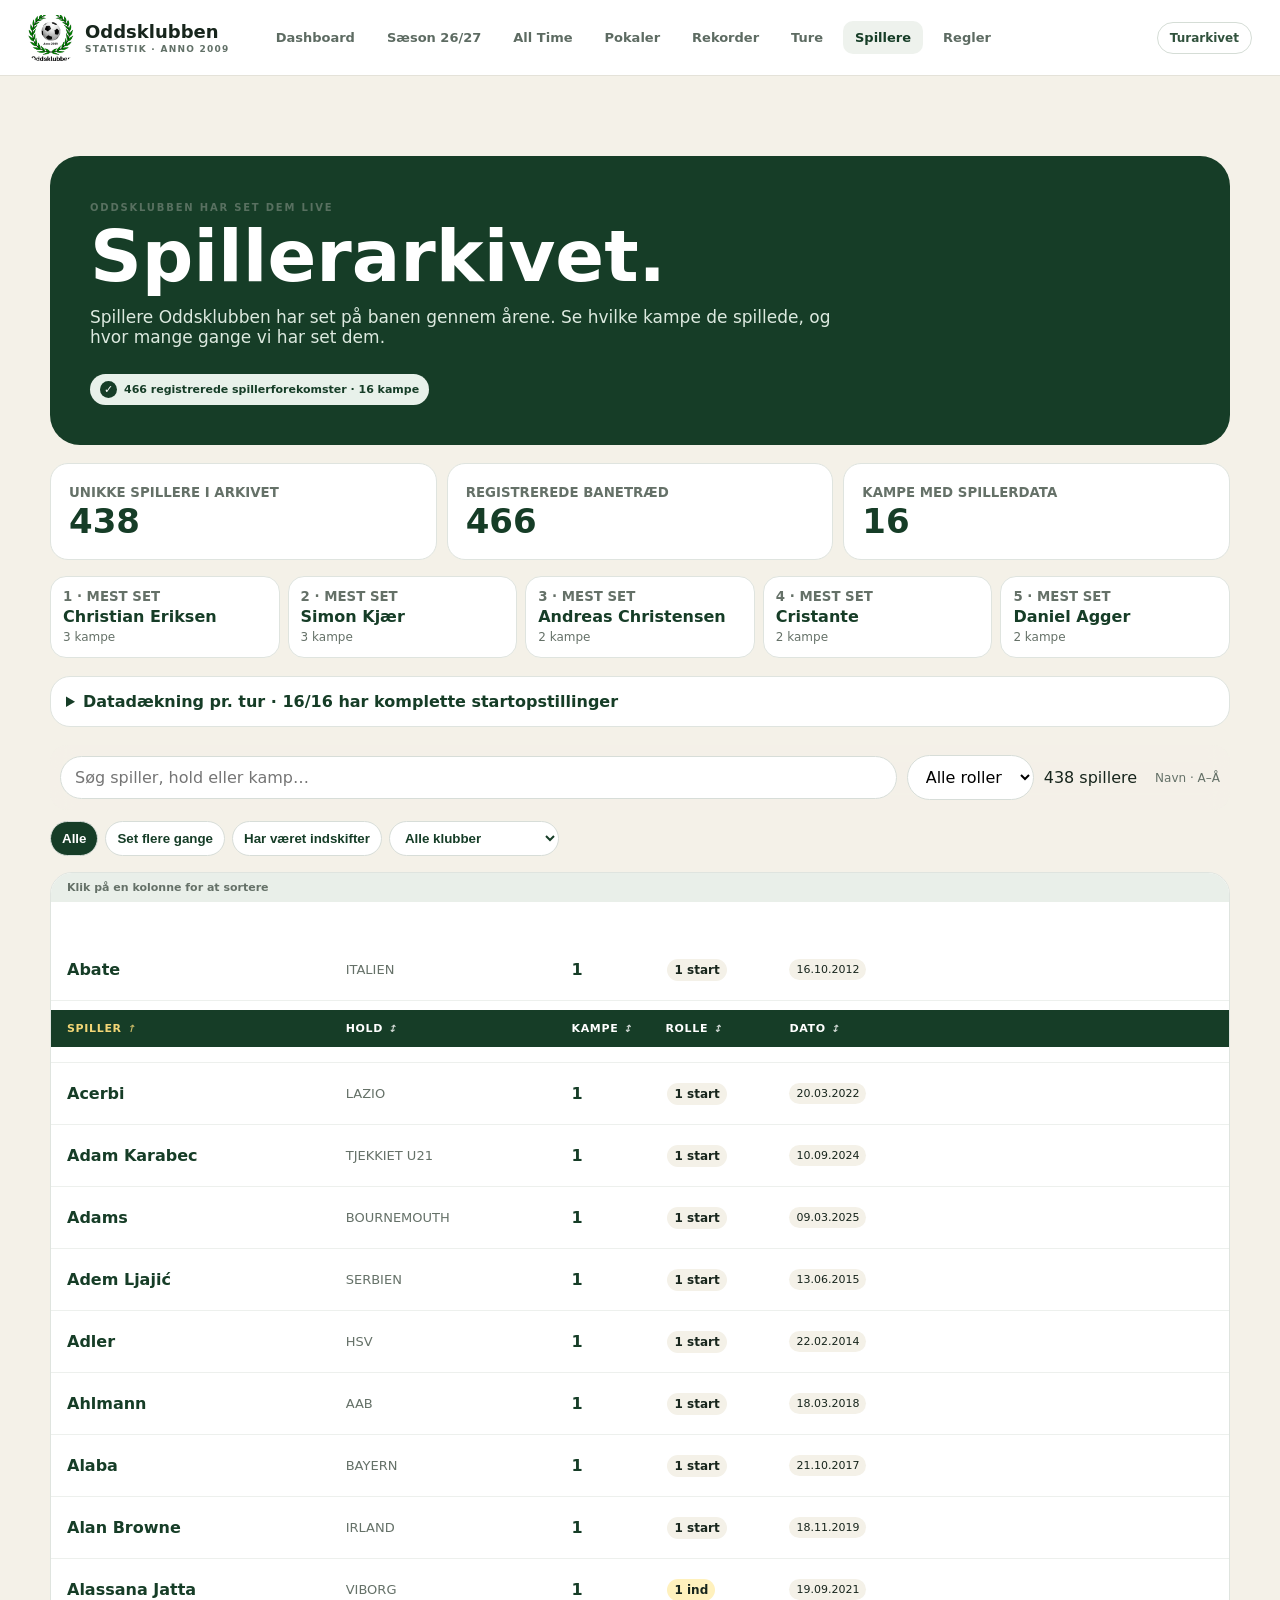
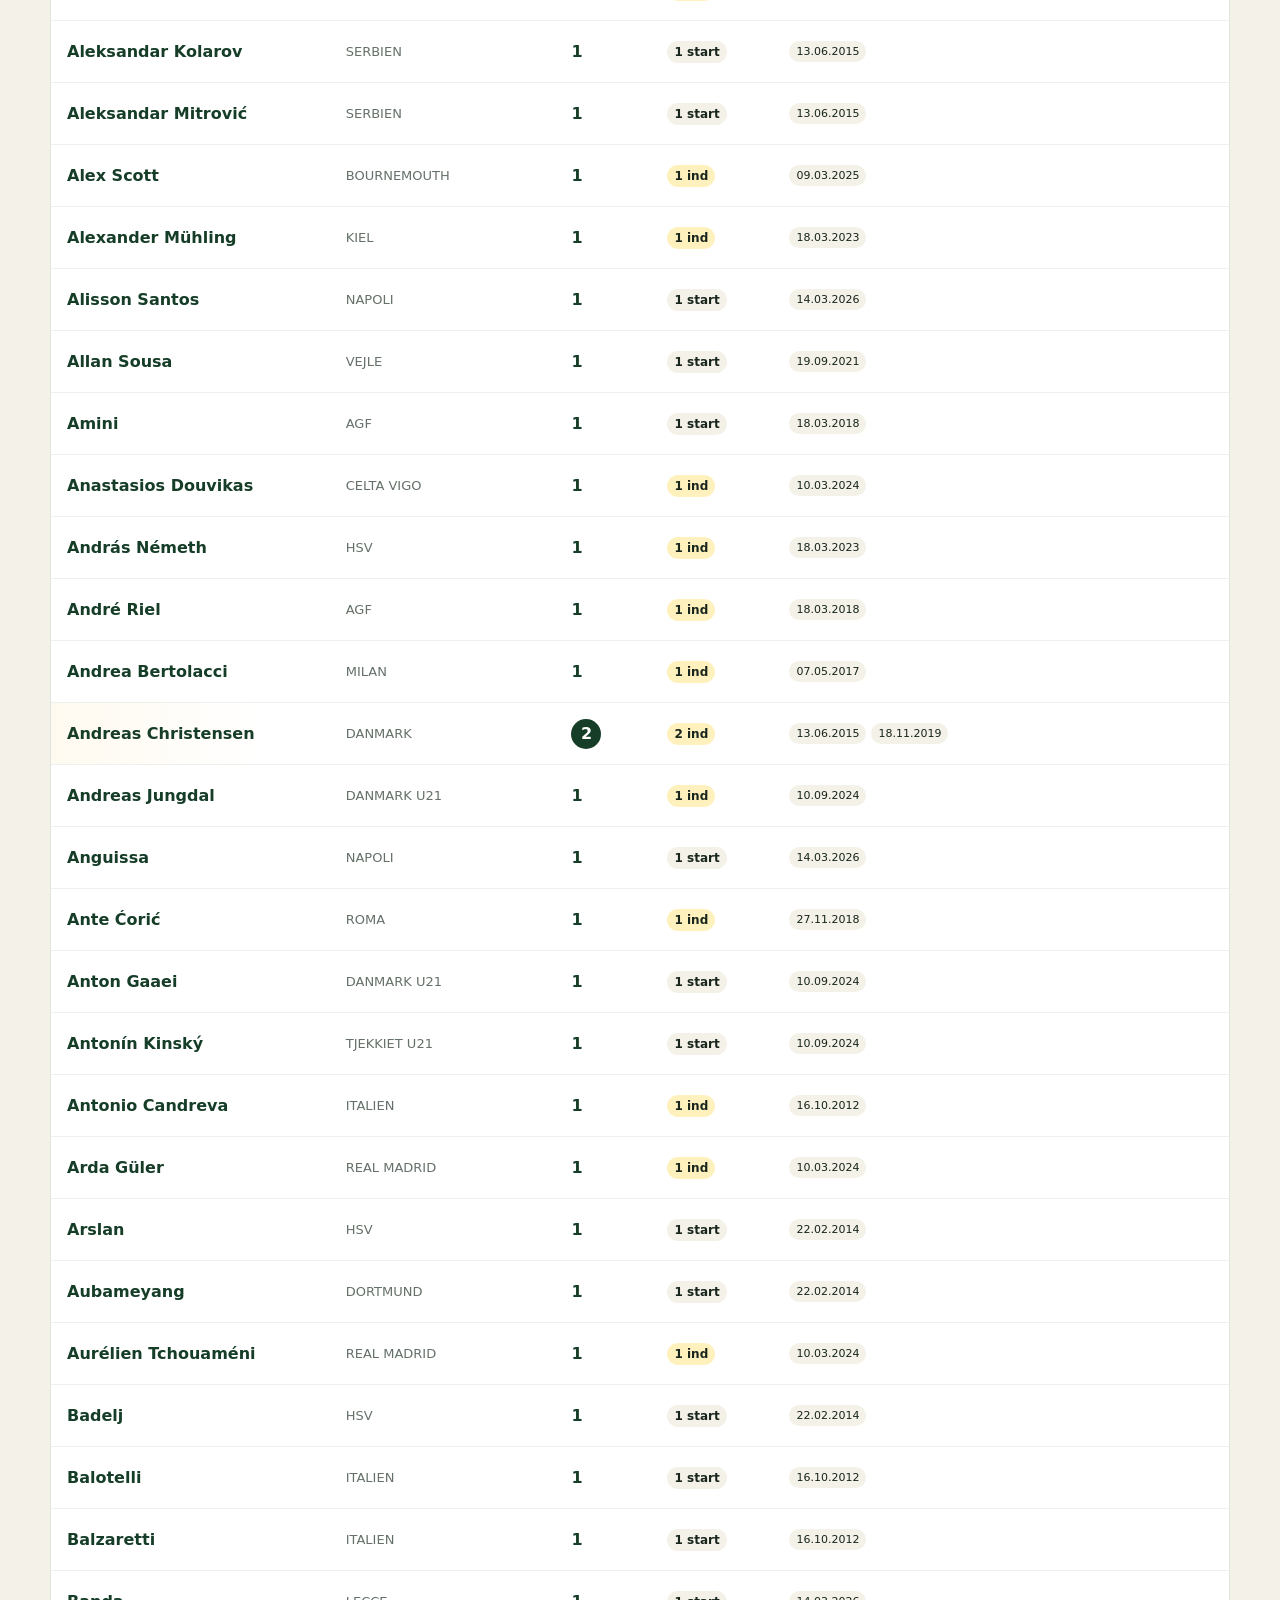
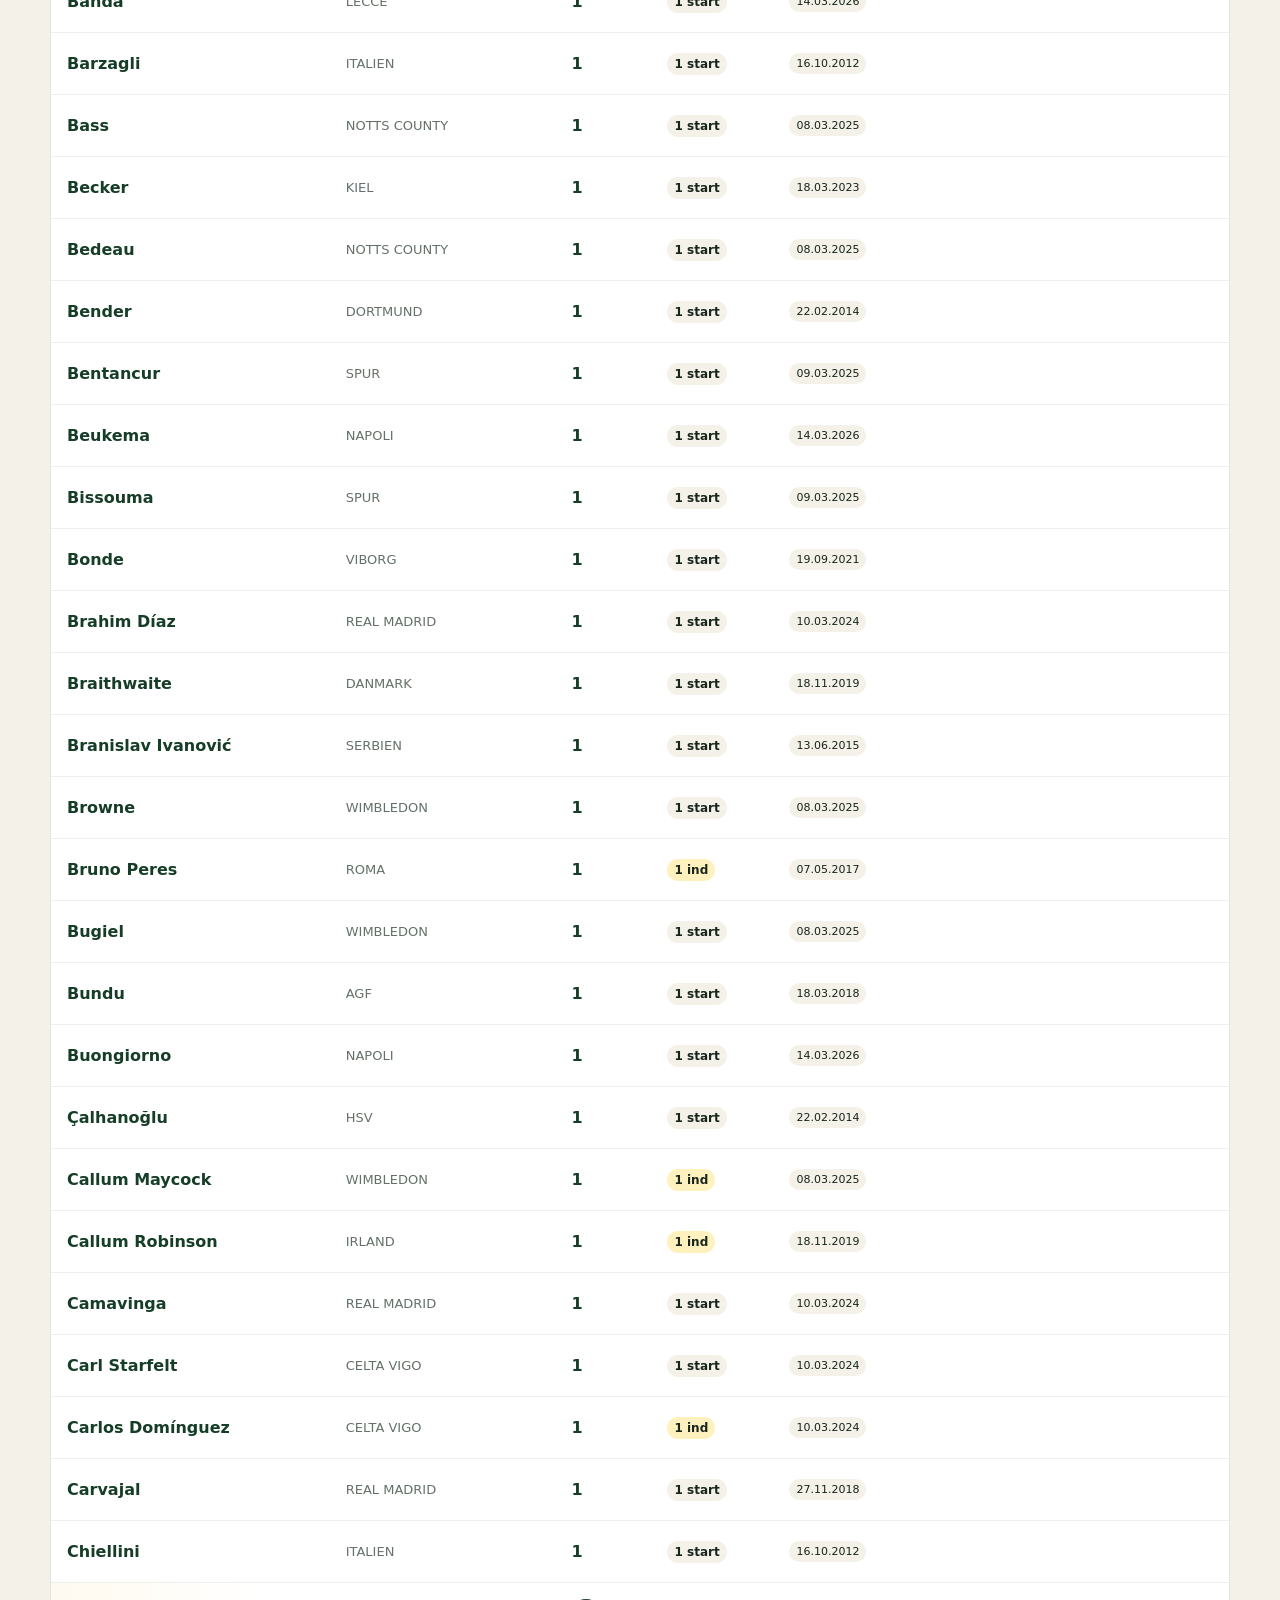
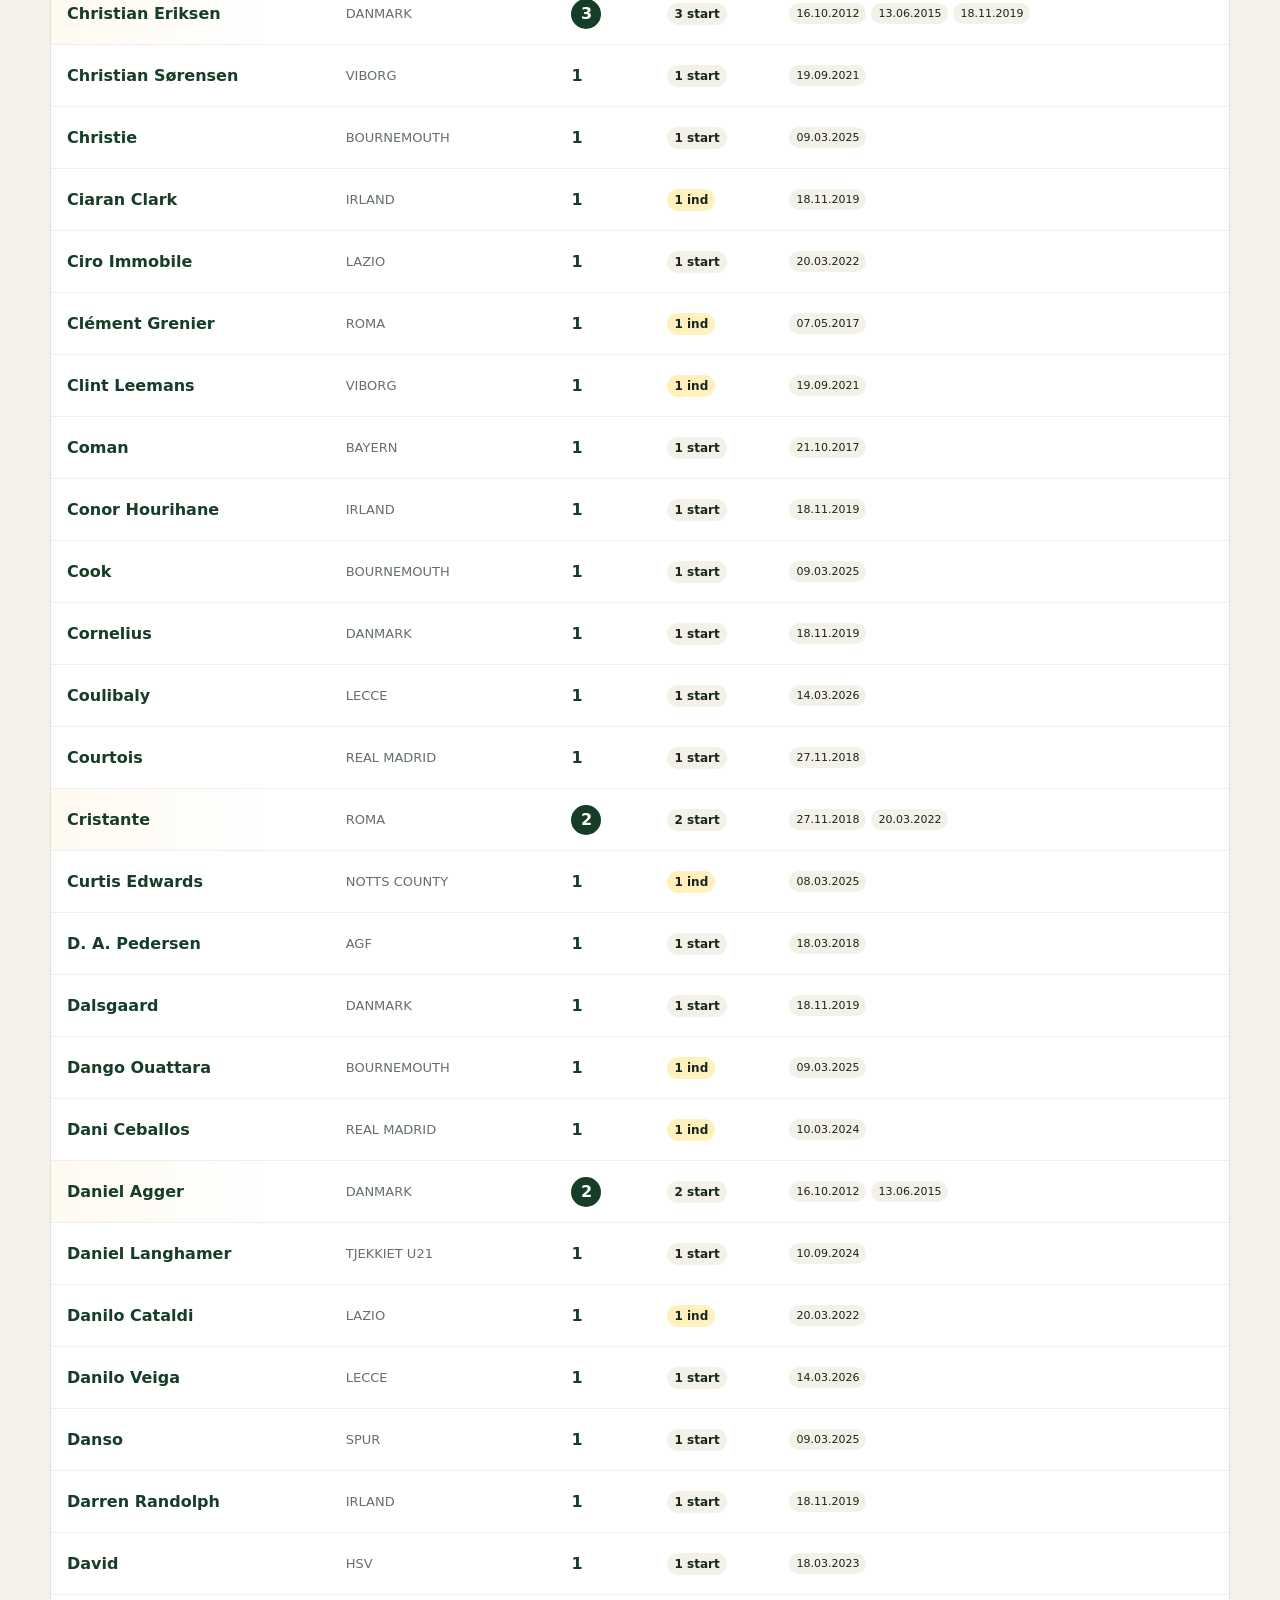
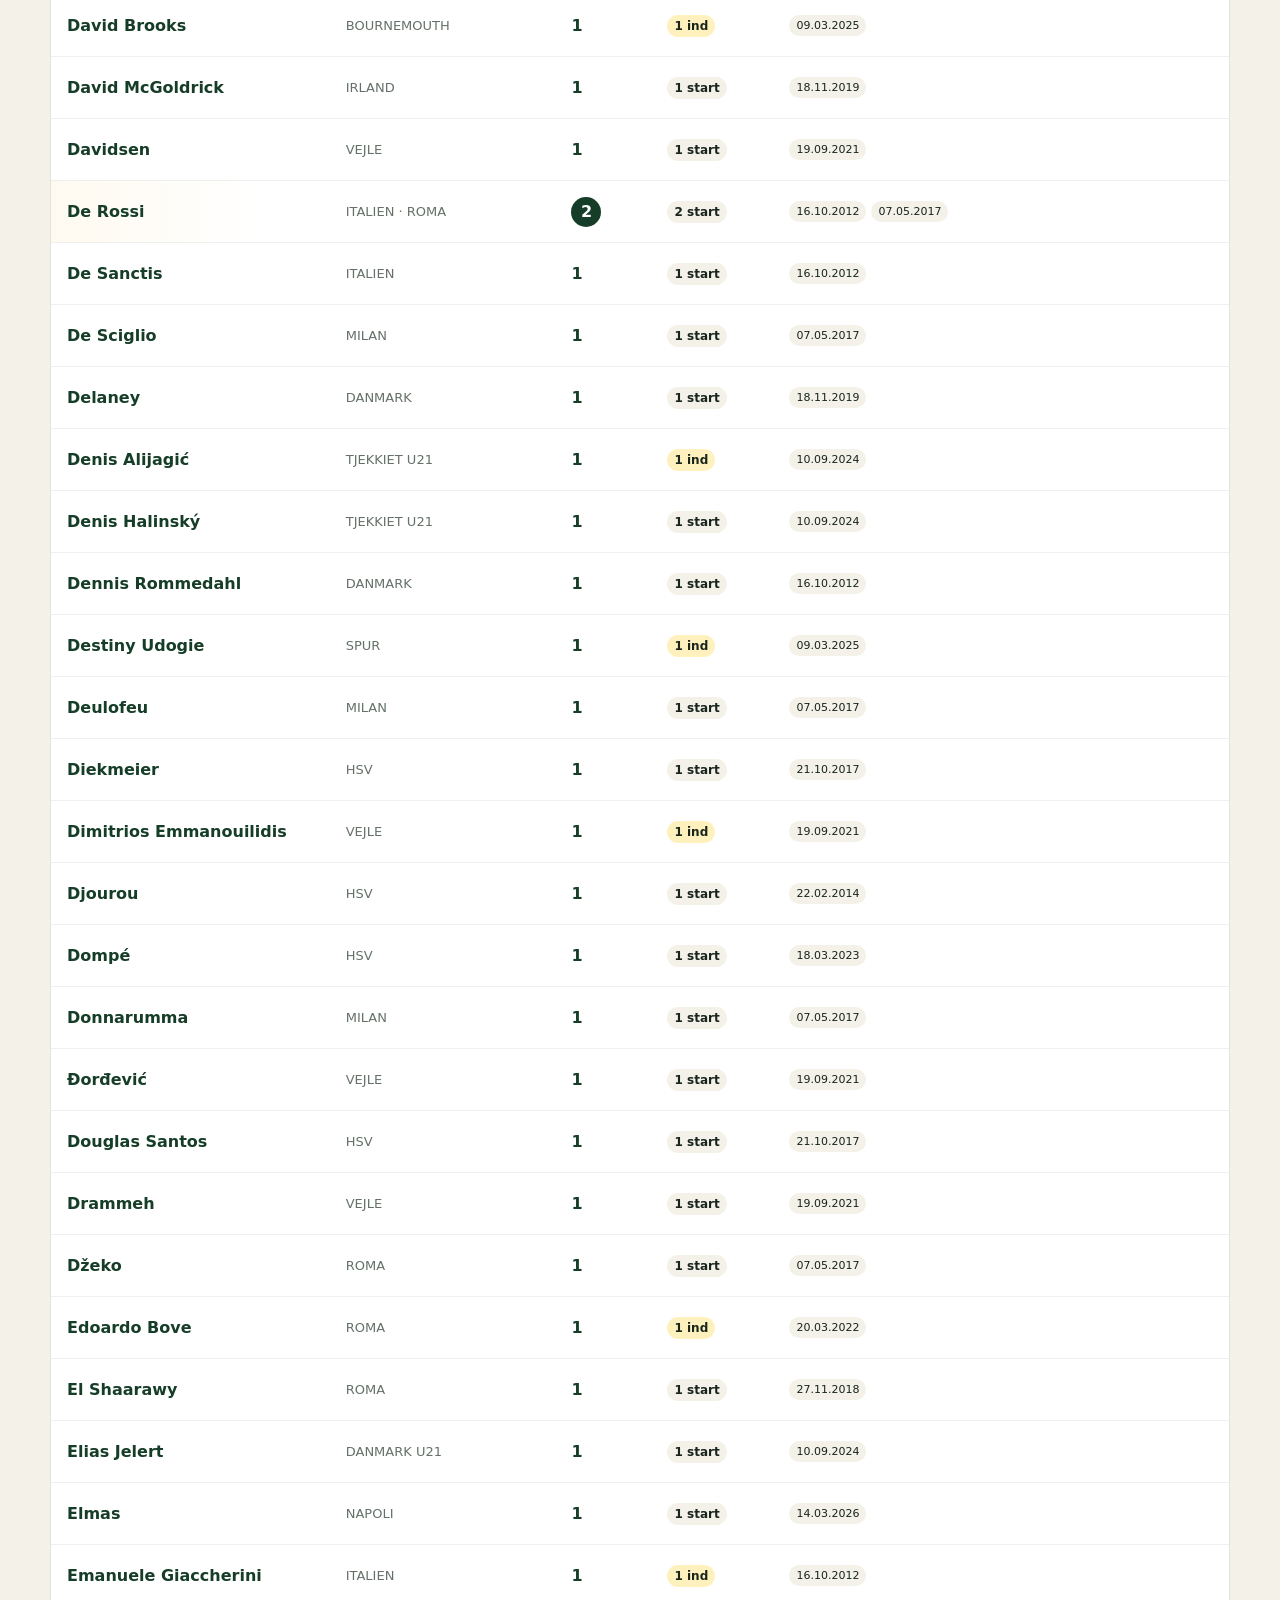
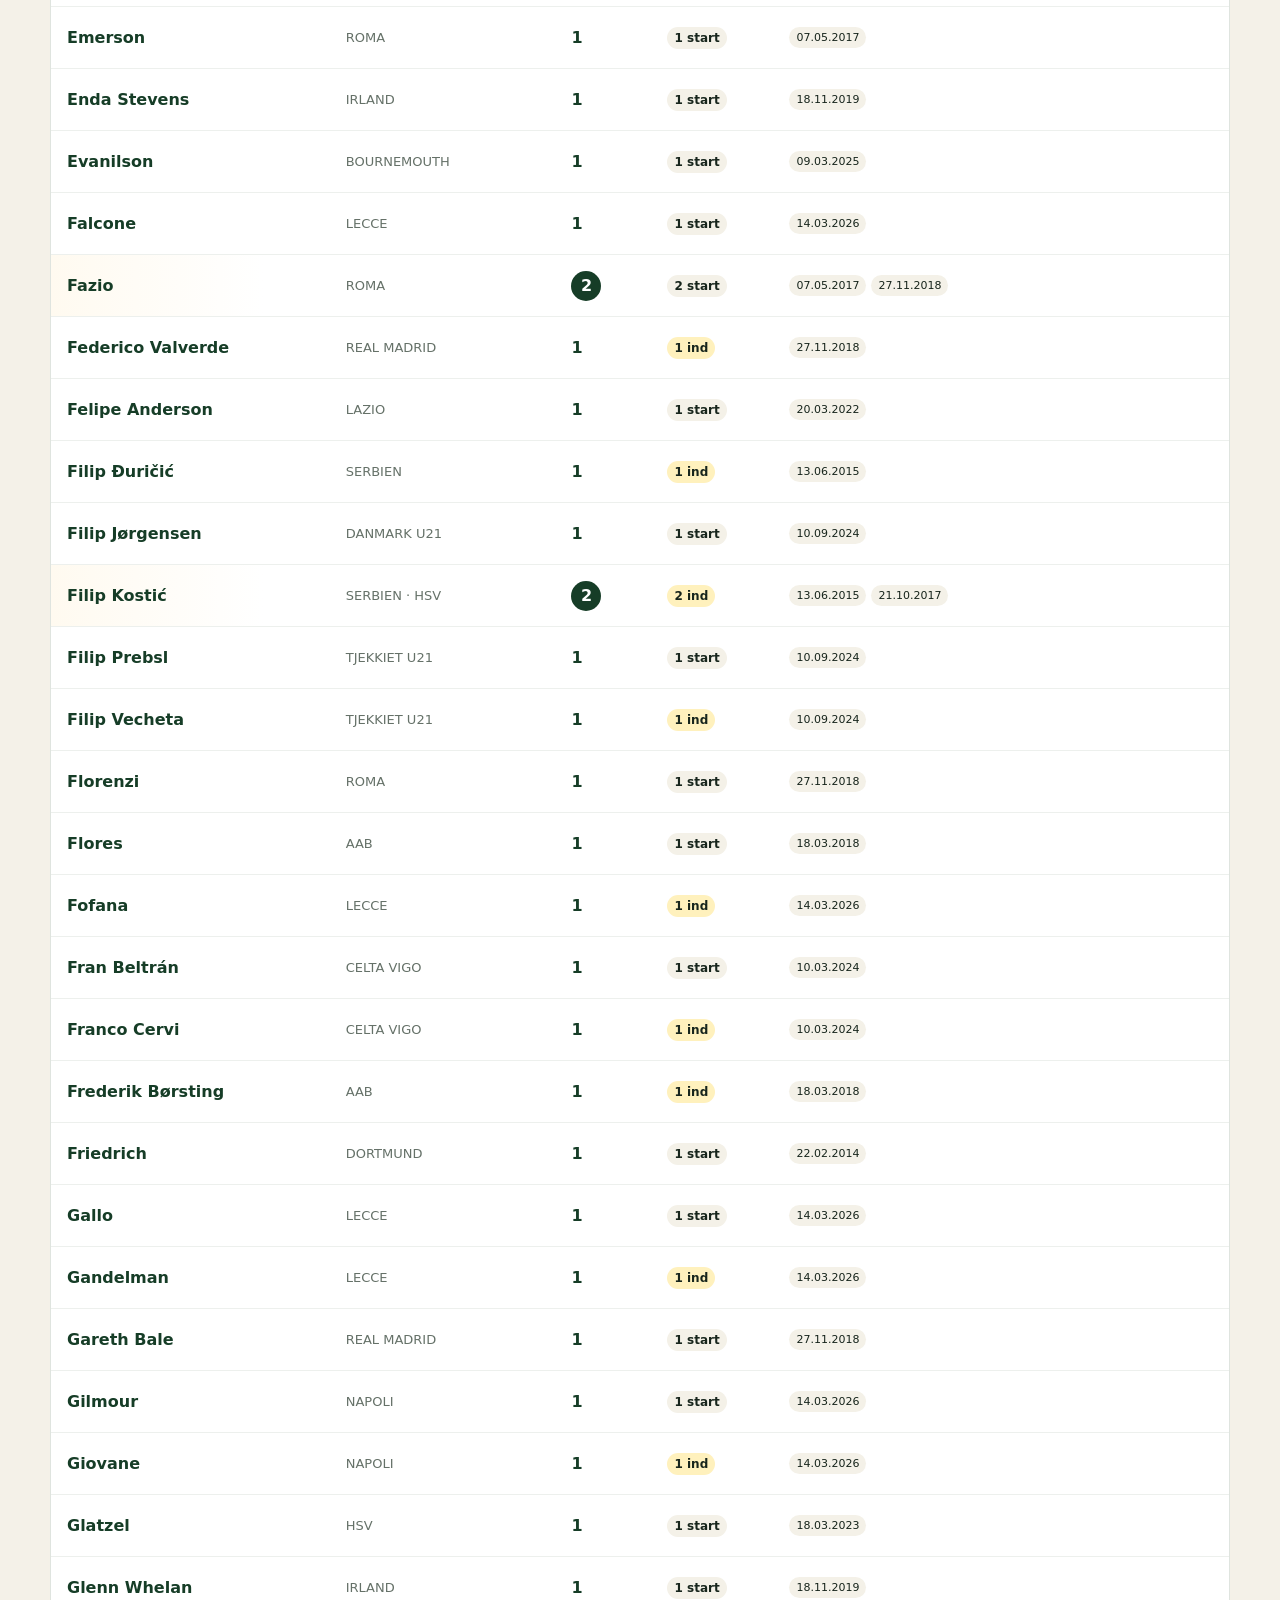
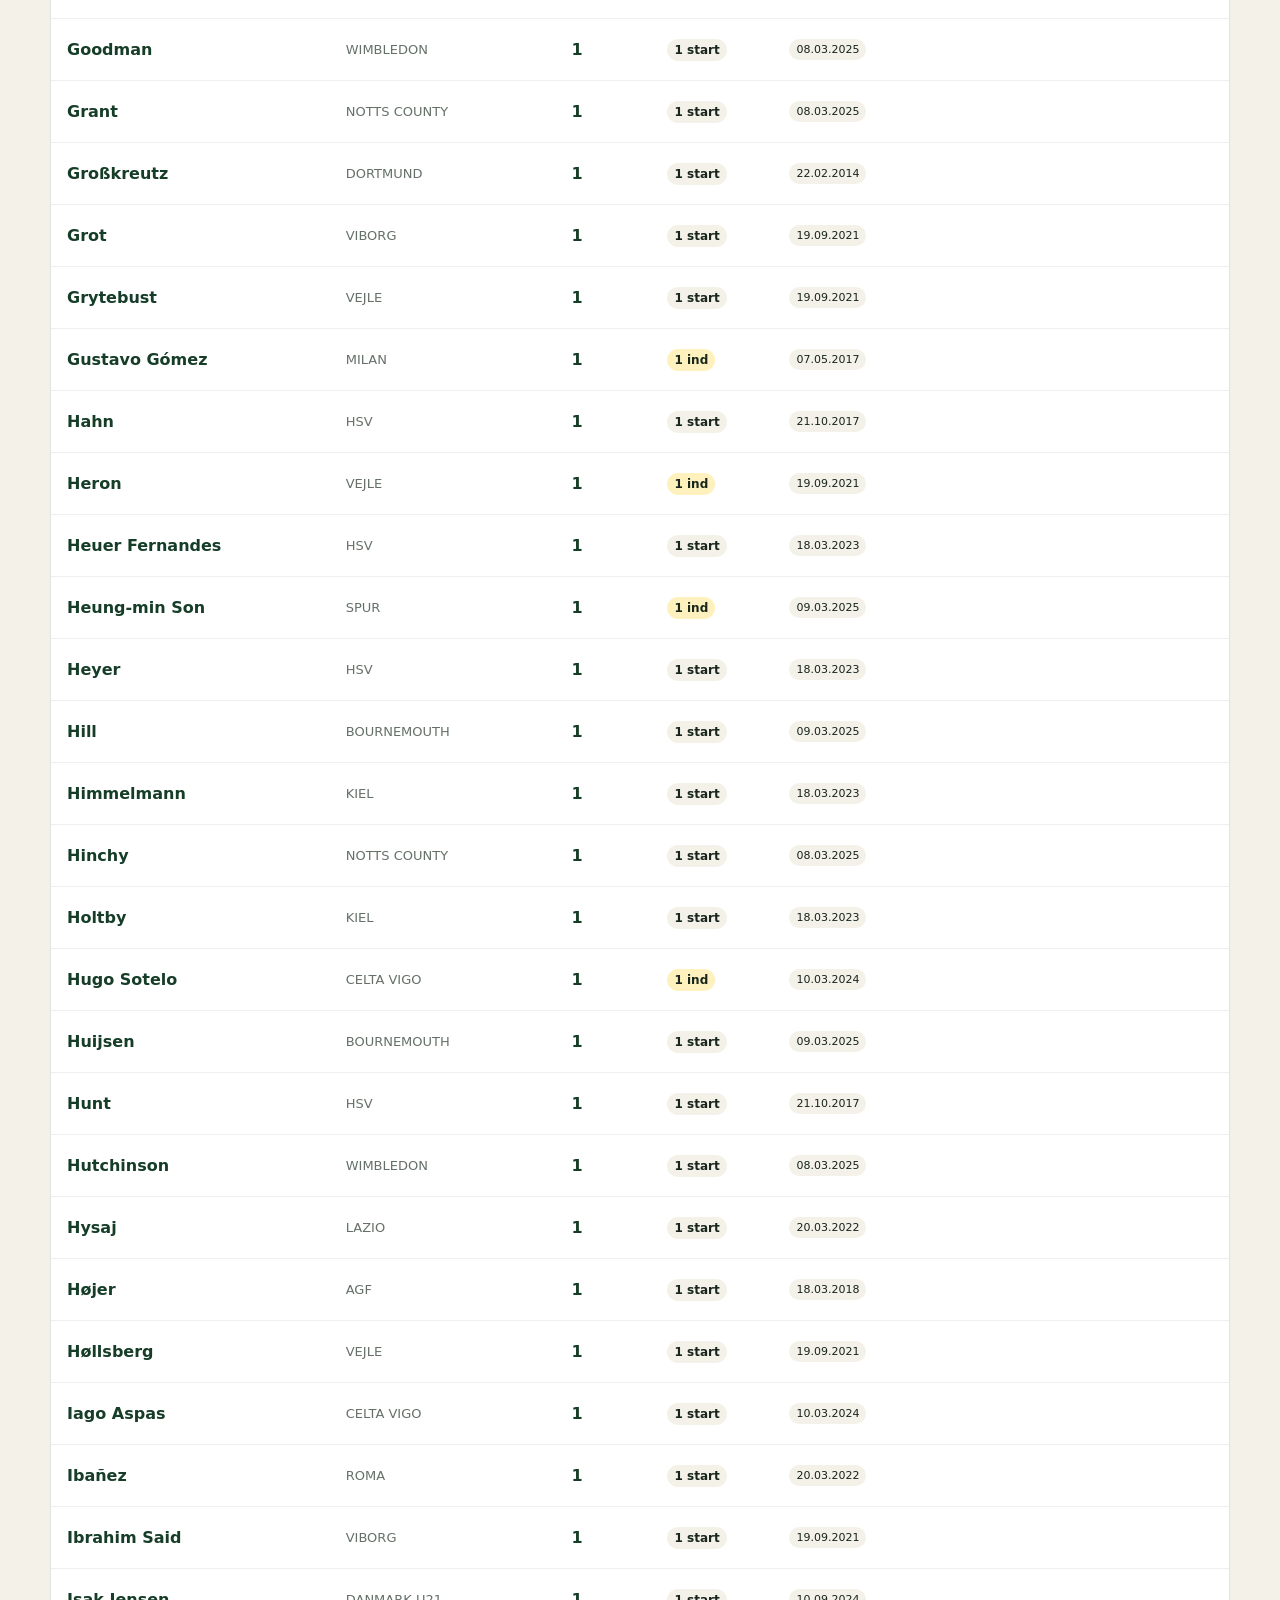
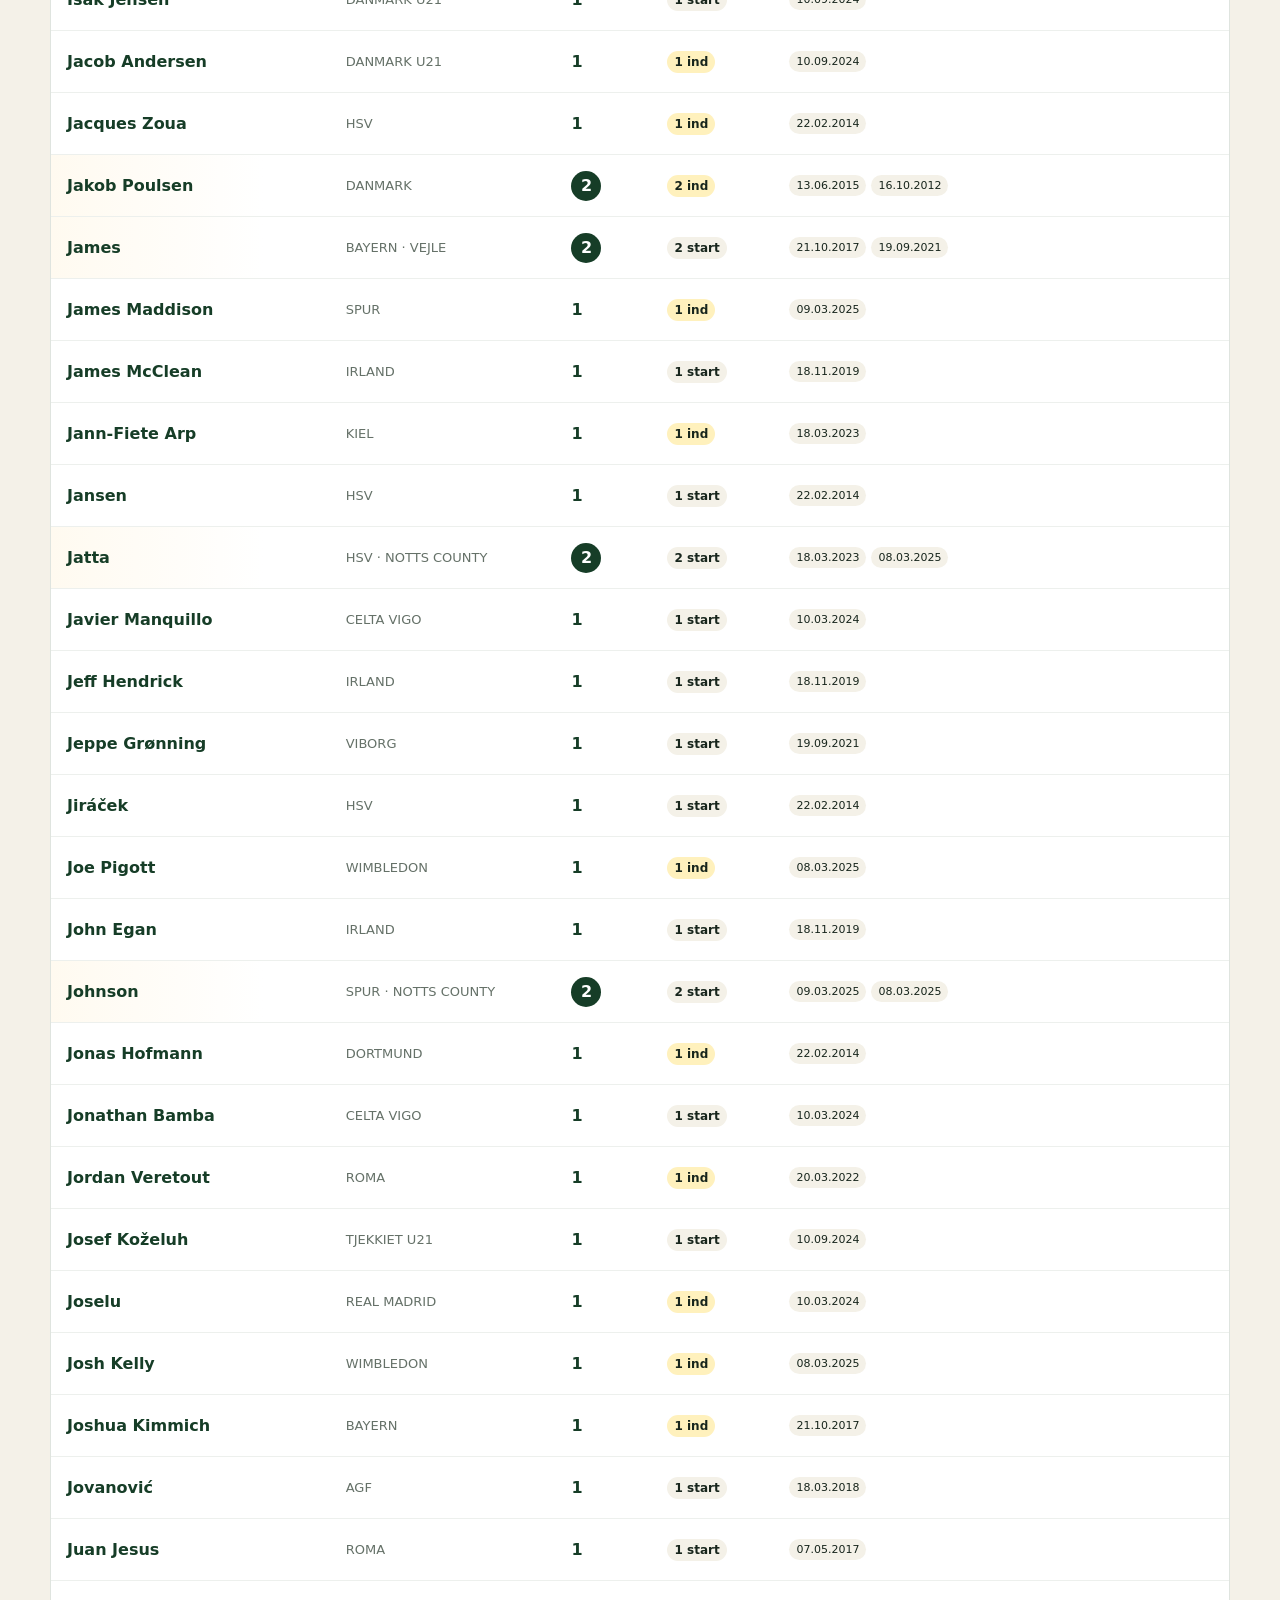
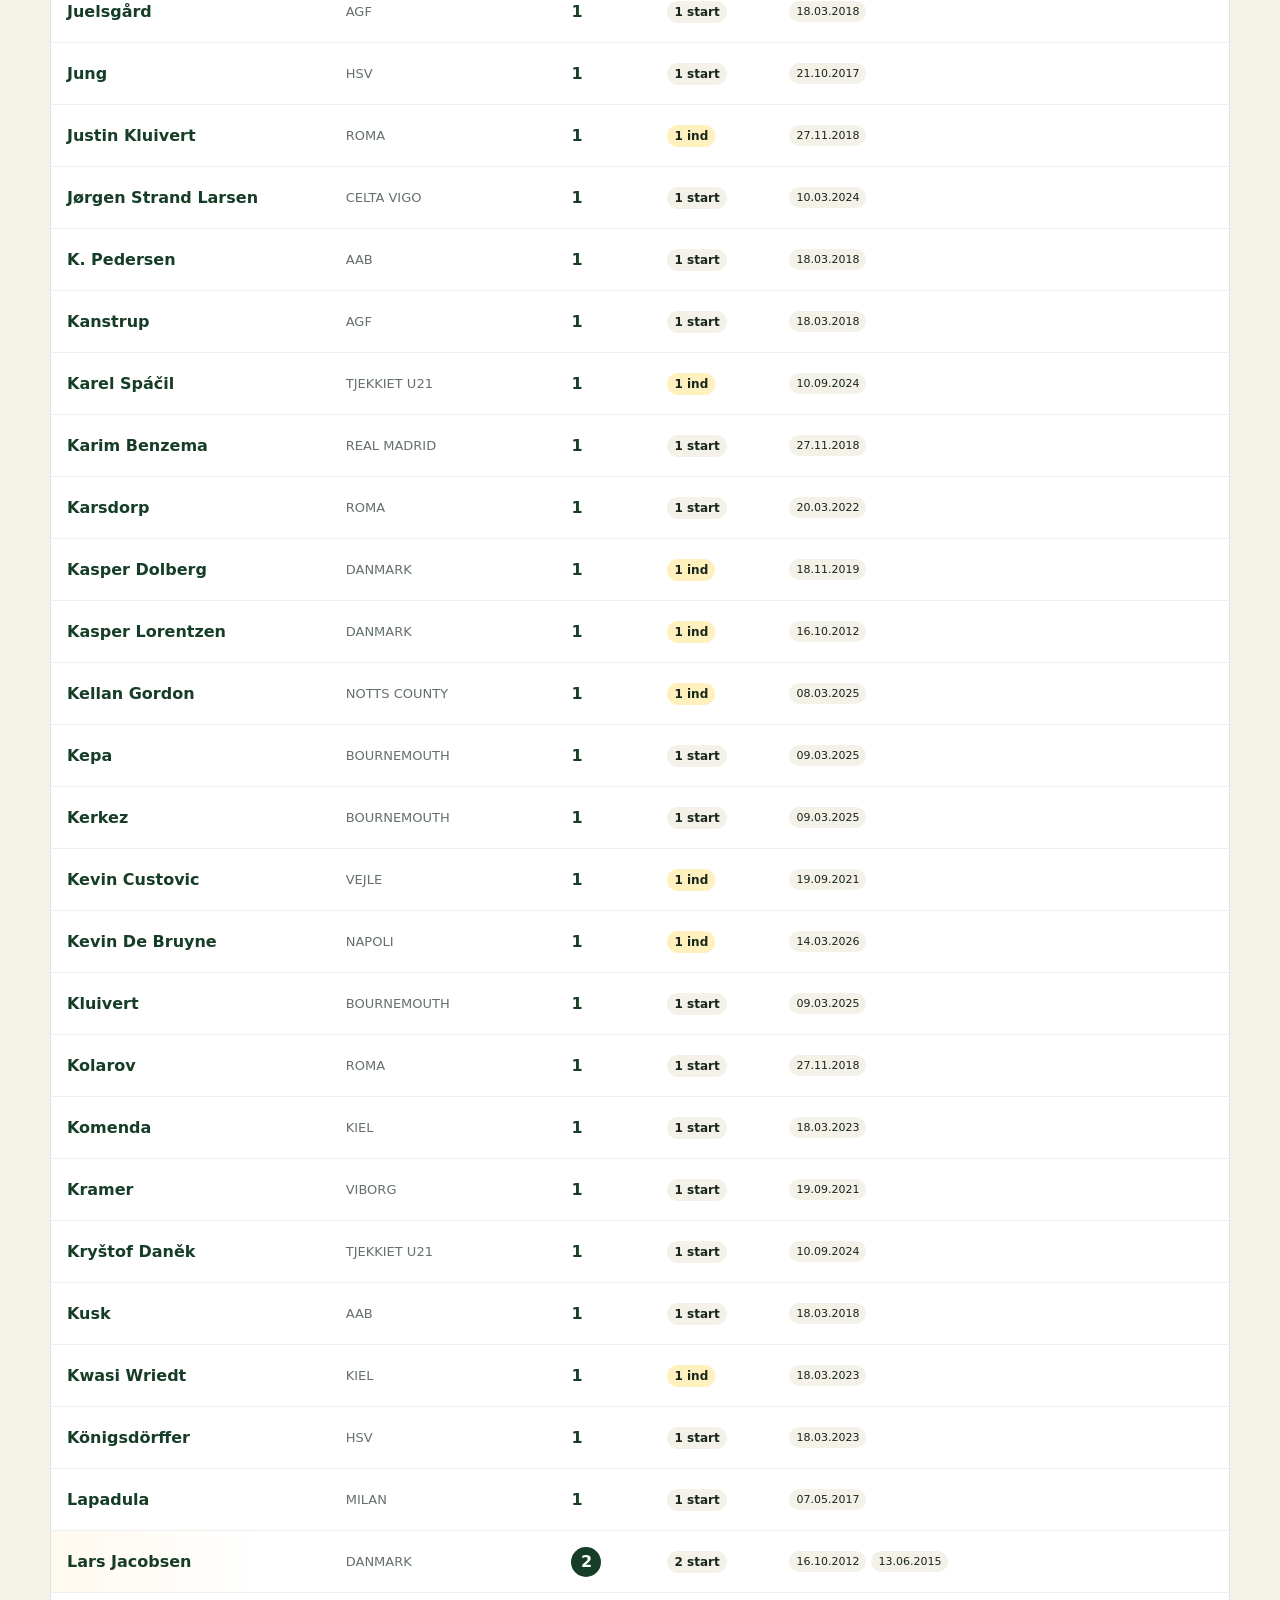
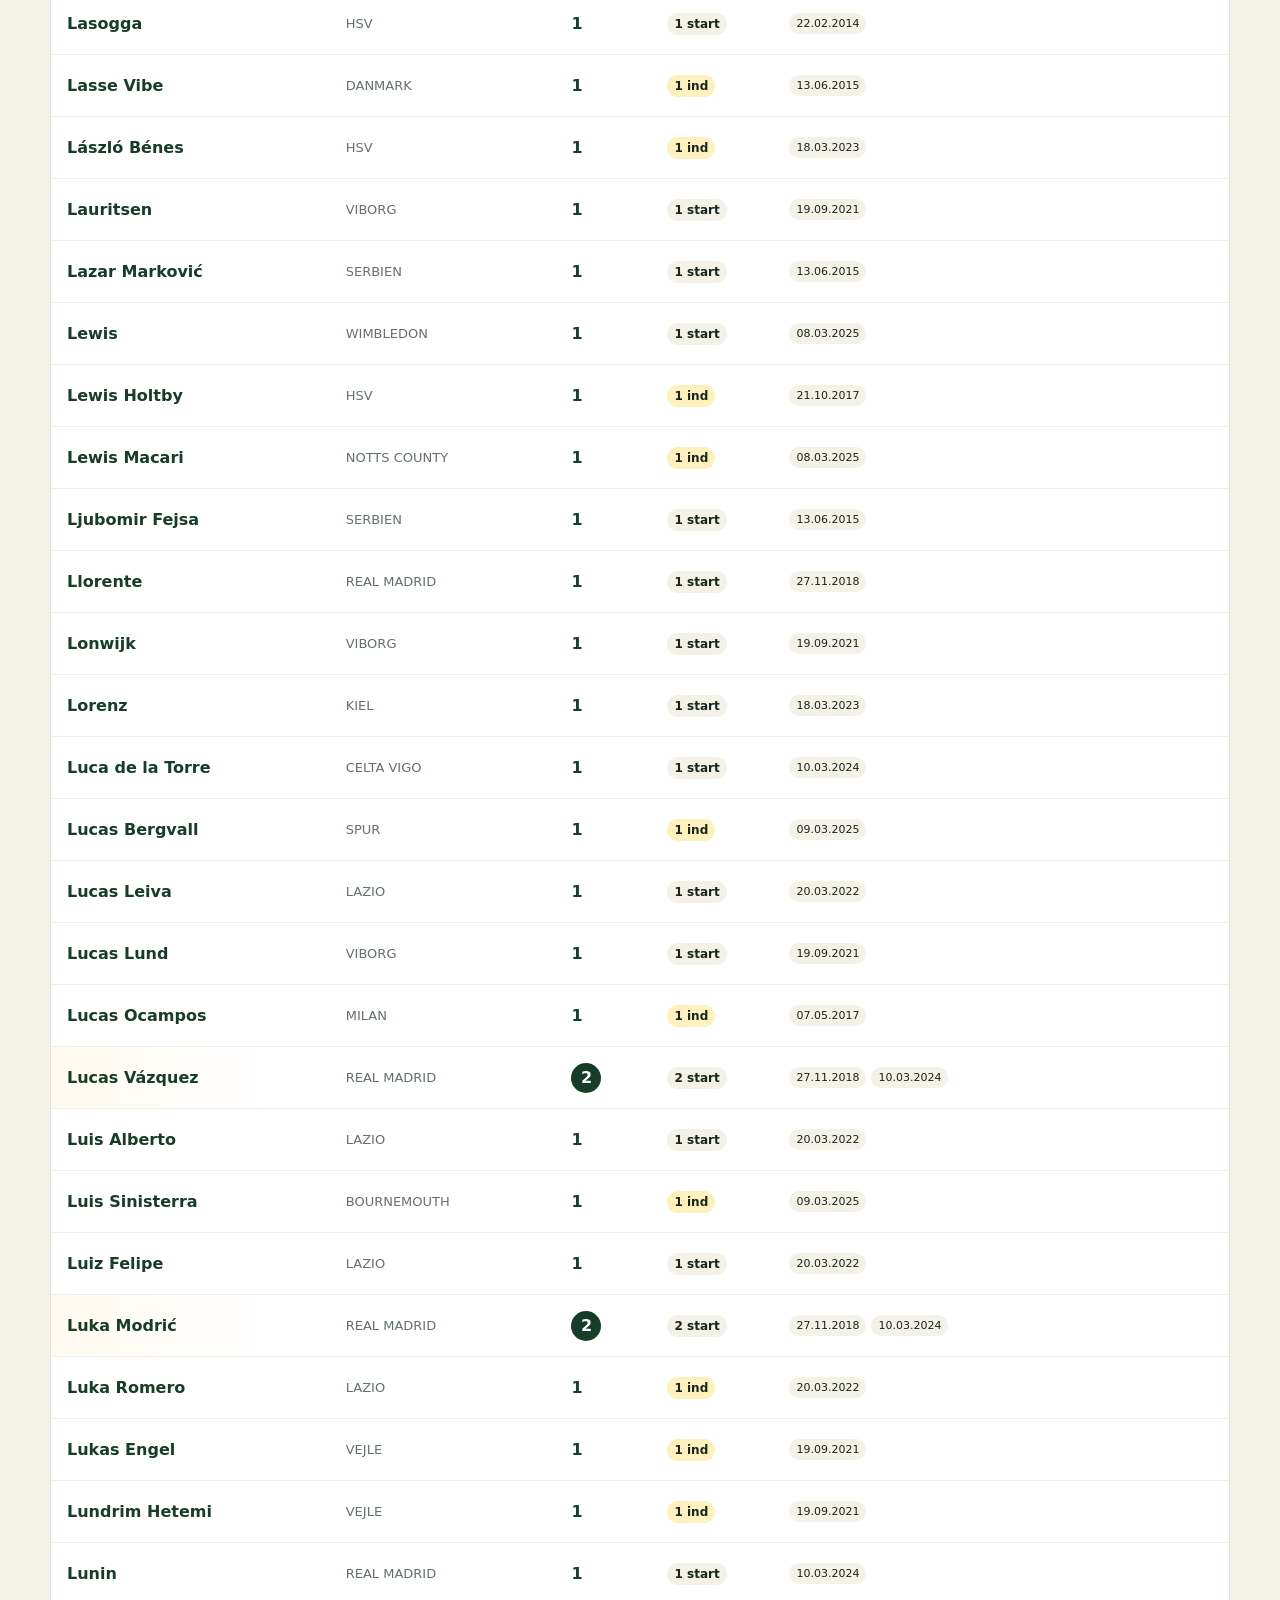
<file: spillere.html>
<!doctype html><html lang="da"><head><meta charset="utf-8"><meta name="viewport" content="width=device-width,initial-scale=1"><title>Oddsklubben · Spillere vi har set</title><link rel="stylesheet" href="stats-site/styles.css"><style>
.phero{max-width:1180px;margin:34px auto 18px;padding:40px;border-radius:30px;background:#163d27;color:#fff}.phero h1{font-size:clamp(42px,6vw,72px);line-height:.95;margin:7px 0 14px}.phero p{max-width:760px;color:#dce9df;font-size:17px}.players{max-width:1180px;margin:0 auto 70px}.pstats{display:grid;grid-template-columns:repeat(3,1fr);gap:10px;margin-bottom:16px}.pstats div{background:#fff;border:1px solid #dfe4df;border-radius:18px;padding:18px}.pstats b{display:block;font-size:34px;color:#163d27}.pstats small{font-weight:850;color:#657168}.ptools{display:flex;gap:10px;align-items:center;margin:18px 0;position:sticky;top:70px;z-index:8;background:#f4f1e8dd;backdrop-filter:blur(10px);padding:10px;border-radius:18px}.ptools input,.ptools select{border:1px solid #d7ddd8;background:#fff;border-radius:999px;padding:11px 14px;font:inherit}.ptools input{flex:1}.plist{background:#fff;border:1px solid #dfe4df;border-radius:22px;overflow:hidden}.phead,.prow{display:grid;grid-template-columns:minmax(180px,1.25fr) minmax(140px,1fr) 80px 110px minmax(260px,2fr);gap:14px;align-items:center;padding:12px 16px}.phead{background:#163d27;color:#fff;font-size:11px;font-weight:900;letter-spacing:.06em;position:sticky;top:137px;z-index:5}.phead button{all:unset;cursor:pointer;display:flex;align-items:center;gap:5px}.phead button:hover{color:#f2d676}.phead button.active{color:#f2d676}.sortmark{font-size:10px;opacity:.8}.pname a{color:inherit;text-decoration:none}.pname button{all:unset;cursor:pointer;font-weight:900}.pname button:hover{text-decoration:underline;text-underline-offset:3px}.pname a:hover{text-decoration:underline;text-underline-offset:3px}.pname a:after{content:"↗";font-size:10px;margin-left:5px;color:#8a968d}.plist:before{content:"Klik på en kolonne for at sortere";display:block;padding:8px 16px;background:#e9efe9;color:#657168;font-size:11px;font-weight:800}.prow{border-bottom:1px solid #edf0ed;min-height:62px}.prow:last-child{border-bottom:0}.prow:hover{background:#fafbf8}.prow.multi{background:linear-gradient(90deg,#fffaf0 0,#fff 18%)}.prow.multi .pnum{display:inline-grid;place-items:center;background:#163d27;color:#fff;border-radius:999px;min-width:30px;height:30px;padding:0 7px;justify-self:start}.sortsummary{font-size:12px;color:#657168;margin-left:auto;white-space:nowrap}.quickfilters{display:flex;gap:7px;flex-wrap:wrap;margin:-7px 0 16px}.quickfilters button{border:1px solid #d7ddd8;background:#fff;color:#163d27;border-radius:999px;padding:8px 11px;font-weight:850;cursor:pointer}.quickfilters button.active{background:#163d27;color:#fff}.clubfilter{border:1px solid #d7ddd8;background:#fff;color:#163d27;border-radius:999px;padding:8px 30px 8px 11px;font-weight:850}.topseen{display:grid;grid-template-columns:repeat(5,1fr);gap:8px;margin:0 0 18px}.topseen div{background:#fff;border:1px solid #dfe4df;border-radius:16px;padding:12px}.topseen small{display:block;color:#657168;font-weight:800}.topseen b{color:#163d27;display:block;margin-top:3px}.topseen span{font-size:12px;color:#657168}.databadge{display:inline-flex;align-items:center;gap:7px;background:#e8f1ea;color:#163d27;border-radius:999px;padding:7px 10px;font-size:11px;font-weight:900;margin-top:10px}.databadge:before{content:"✓";display:grid;place-items:center;width:17px;height:17px;border-radius:50%;background:#163d27;color:#fff}.coverage{margin:0 0 18px;background:#fff;border:1px solid #dfe4df;border-radius:20px;padding:15px}.coverage summary{cursor:pointer;font-weight:900;color:#163d27}.coveragegrid{display:grid;grid-template-columns:repeat(2,1fr);gap:7px;margin-top:12px}.coverrow{display:grid;grid-template-columns:1fr auto auto;gap:8px;align-items:center;background:#f7f6f1;border-radius:12px;padding:8px 10px;font-size:12px}.coverrow b{color:#163d27}.coverrow span{white-space:nowrap;color:#657168}.coverok{font-weight:900;color:#163d27!important}.pname{font-weight:900;color:#163d27;font-size:16px}.pteam{font-size:13px;color:#657168}.pnum{font-weight:900;color:#163d27}.proles{font-size:12px}.proles b{display:inline-block;background:#f4f1e8;border-radius:999px;padding:4px 7px;margin:2px}.proles b.sub{background:#fff1bd}.ptrips{display:flex;gap:5px;flex-wrap:wrap}.ptrips span{font-size:11px;background:#f4f1e8;border-radius:999px;padding:4px 7px;white-space:nowrap}.note{margin-top:18px;background:#e9efe9;padding:18px;border-radius:18px;color:#33463a}.playerdialog{border:0;border-radius:24px;padding:0;max-width:620px;width:calc(100% - 28px);box-shadow:0 24px 80px rgba(22,61,39,.25)}.playerdialog::backdrop{background:rgba(14,35,23,.48)}.dialogin{padding:24px}.dialoghead{display:flex;justify-content:space-between;gap:20px;align-items:start}.dialoghead h2{margin:2px 0 4px;color:#163d27;font-size:30px}.dialoghead button{border:0;background:#f4f1e8;border-radius:999px;width:36px;height:36px;cursor:pointer;font-size:18px}.dialogteams{color:#657168;margin-bottom:18px}.dialogtrips{display:grid;gap:8px}.dialogtrip{background:#f7f6f1;border-radius:14px;padding:11px 13px;display:grid;grid-template-columns:90px 1fr auto;gap:10px;align-items:center}.dialogtrip b{color:#163d27}.dialogtrip small{background:#fff;border-radius:999px;padding:4px 7px}.dialogtrip small.sub{background:#fff1bd}.dialogtrip span{font-variant-numeric:tabular-nums;color:#657168;font-size:12px}.dialogfoot{display:flex;justify-content:space-between;align-items:center;margin-top:18px;gap:12px}.dialogfoot a{background:#163d27;color:#fff;text-decoration:none;font-weight:900;border-radius:999px;padding:9px 12px}.empty{text-align:center;padding:40px;color:#657168}.resetplayers{border:0;background:#163d27;color:#fff;border-radius:999px;padding:8px 11px;font-weight:850;cursor:pointer;margin-left:4px}.resultmeta{display:flex;align-items:center;gap:8px}.resultmeta em{font-style:normal;font-size:11px;color:#657168}@media(max-width:800px){.coveragegrid{grid-template-columns:1fr}.dialogin{padding:19px}.dialoghead h2{font-size:25px}.dialogtrip{grid-template-columns:1fr auto}.dialogtrip span{grid-column:1/3}.dialogtrip b{font-size:13px}.dialogfoot{align-items:flex-start;flex-direction:column}.topseen{display:flex;overflow-x:auto}.topseen div{min-width:150px}.phero,.players{margin-left:12px;margin-right:12px}.phero{padding:28px}.pstats{grid-template-columns:1fr}.ptools{top:60px;flex-wrap:wrap}.ptools input{flex-basis:100%}.phead{display:none}.prow{grid-template-columns:1fr auto;gap:5px 10px;padding:12px 14px}.pname{grid-column:1}.pnum{grid-column:2;grid-row:1}.pteam{grid-column:1/3}.proles{grid-column:1/3}.ptrips{grid-column:1/3}.plist{border-radius:16px}}
</style></head><body><header class="topbar"><a class="brand" href="stats.html"><img src="assets/oddsklub_logo.jpg" alt=""><span><b>Oddsklubben</b><small>STATISTIK · ANNO 2009</small></span></a><nav><a href="stats.html">Dashboard</a><a href="stats.html#season">Sæson 26/27</a><a href="stats.html#alltime">All Time</a><a href="pokaler.html">Pokaler</a><a href="stats.html#records">Rekorder</a><a href="ture.html">Ture</a><a class="active" href="spillere.html">Spillere</a><a href="regler.html">Regler</a></nav><span class="season">Turarkivet</span></header><main><section class="phero"><span class="eyebrow">ODDSKLUBBEN HAR SET DEM LIVE</span><h1>Spillerarkivet.</h1><p>Spillere Oddsklubben har set på banen gennem årene. Se hvilke kampe de spillede, og hvor mange gange vi har set dem.</p><span class="databadge">466 registrerede spillerforekomster · 16 kampe</span></section><section class="players"><div class="pstats"><div><small>UNIKKE SPILLERE I ARKIVET</small><b id="unique">–</b></div><div><small>REGISTREREDE BANETRÆD</small><b id="apps">–</b></div><div><small>KAMPE MED SPILLERDATA</small><b>16</b></div></div><div class="topseen" id="topSeen"></div><details class="coverage"><summary>Datadækning pr. tur · 16/16 har komplette startopstillinger</summary><div class="coveragegrid" id="coverageGrid"></div></details><div class="ptools"><input id="q" type="search" placeholder="Søg spiller, hold eller kamp…"><select id="role"><option value="">Alle roller</option><option>Starter</option><option>Indskifter</option></select><span class="resultmeta"><span id="count"></span><em id="filterState"></em><button class="resetplayers" id="resetPlayers" type="button" hidden>Nulstil</button></span><span class="sortsummary" id="sortSummary">Navn · A–Å</span></div><div class="quickfilters"><button class="active" data-quick="all">Alle</button><button data-quick="multi">Set flere gange</button><button data-quick="sub">Har været indskifter</button><select class="clubfilter" id="clubFilter" aria-label="Filtrer efter klub"><option value="">Alle klubber</option></select></div><div class="plist"><div class="phead"><button data-sort="name">SPILLER <i class="sortmark">↕</i></button><button data-sort="team">HOLD <i class="sortmark">↕</i></button><button data-sort="apps">KAMPE <i class="sortmark">↕</i></button><button data-sort="role">ROLLE <i class="sortmark">↕</i></button><button data-sort="date">DATO <i class="sortmark">↕</i></button></div><div id="grid"></div></div><div class="note"><b>Dataprincip</b><br>Startopstillinger kommer fra de verificerede kampmapper i Ture-arkivet. Indskiftere medtages kun, når kilden viser, at de faktisk kom på banen. Ubrugte reserver tæller ikke. U21-kampen Danmark–Tjekkiet 2024 er stadig delvist dokumenteret; kun sikkert verificerede spillere vises der.</div></section><dialog class="playerdialog" id="playerDialog"><div class="dialogin"><div class="dialoghead"><div><span class="eyebrow">SET LIVE AF ODDSKLUBBEN</span><h2 id="dialogName"></h2></div><button id="dialogClose" aria-label="Luk">×</button></div><div class="dialogteams" id="dialogTeams"></div><div class="dialogtrips" id="dialogTrips"></div><div class="dialogfoot"><span id="dialogCount"></span></div></div></dialog></main><footer><b>ODDSKLUBBEN</b><span>Anno 2009 · Spillerarkivet</span><small>© 2026 Kardinal IT</small></footer><script>
const raw=[{"name":"Stephan Andersen","team":"DANMARK","match":"🇮🇹 Italien 3–1 Danmark 🇩🇰","meta":"16.10.2012 · VM-KVAL.","role":"Starter"},{"name":"Lars Jacobsen","team":"DANMARK","match":"🇮🇹 Italien 3–1 Danmark 🇩🇰","meta":"16.10.2012 · VM-KVAL.","role":"Starter"},{"name":"Simon Kjær","team":"DANMARK","match":"🇮🇹 Italien 3–1 Danmark 🇩🇰","meta":"16.10.2012 · VM-KVAL.","role":"Starter"},{"name":"Daniel Agger","team":"DANMARK","match":"🇮🇹 Italien 3–1 Danmark 🇩🇰","meta":"16.10.2012 · VM-KVAL.","role":"Starter"},{"name":"Michael Silberbauer","team":"DANMARK","match":"🇮🇹 Italien 3–1 Danmark 🇩🇰","meta":"16.10.2012 · VM-KVAL.","role":"Starter"},{"name":"William Kvist","team":"DANMARK","match":"🇮🇹 Italien 3–1 Danmark 🇩🇰","meta":"16.10.2012 · VM-KVAL.","role":"Starter"},{"name":"Nicolai Stokholm","team":"DANMARK","match":"🇮🇹 Italien 3–1 Danmark 🇩🇰","meta":"16.10.2012 · VM-KVAL.","role":"Starter"},{"name":"Christian Eriksen","team":"DANMARK","match":"🇮🇹 Italien 3–1 Danmark 🇩🇰","meta":"16.10.2012 · VM-KVAL.","role":"Starter"},{"name":"Michael Krohn-Dehli","team":"DANMARK","match":"🇮🇹 Italien 3–1 Danmark 🇩🇰","meta":"16.10.2012 · VM-KVAL.","role":"Starter"},{"name":"Dennis Rommedahl","team":"DANMARK","match":"🇮🇹 Italien 3–1 Danmark 🇩🇰","meta":"16.10.2012 · VM-KVAL.","role":"Starter"},{"name":"Nicklas Bendtner","team":"DANMARK","match":"🇮🇹 Italien 3–1 Danmark 🇩🇰","meta":"16.10.2012 · VM-KVAL.","role":"Starter"},{"name":"De Sanctis","team":"ITALIEN","match":"🇮🇹 Italien 3–1 Danmark 🇩🇰","meta":"16.10.2012 · VM-KVAL.","role":"Starter"},{"name":"Abate","team":"ITALIEN","match":"🇮🇹 Italien 3–1 Danmark 🇩🇰","meta":"16.10.2012 · VM-KVAL.","role":"Starter"},{"name":"Barzagli","team":"ITALIEN","match":"🇮🇹 Italien 3–1 Danmark 🇩🇰","meta":"16.10.2012 · VM-KVAL.","role":"Starter"},{"name":"Chiellini","team":"ITALIEN","match":"🇮🇹 Italien 3–1 Danmark 🇩🇰","meta":"16.10.2012 · VM-KVAL.","role":"Starter"},{"name":"Balzaretti","team":"ITALIEN","match":"🇮🇹 Italien 3–1 Danmark 🇩🇰","meta":"16.10.2012 · VM-KVAL.","role":"Starter"},{"name":"De Rossi","team":"ITALIEN","match":"🇮🇹 Italien 3–1 Danmark 🇩🇰","meta":"16.10.2012 · VM-KVAL.","role":"Starter"},{"name":"Pirlo","team":"ITALIEN","match":"🇮🇹 Italien 3–1 Danmark 🇩🇰","meta":"16.10.2012 · VM-KVAL.","role":"Starter"},{"name":"Marchisio","team":"ITALIEN","match":"🇮🇹 Italien 3–1 Danmark 🇩🇰","meta":"16.10.2012 · VM-KVAL.","role":"Starter"},{"name":"Montolivo","team":"ITALIEN","match":"🇮🇹 Italien 3–1 Danmark 🇩🇰","meta":"16.10.2012 · VM-KVAL.","role":"Starter"},{"name":"Osvaldo","team":"ITALIEN","match":"🇮🇹 Italien 3–1 Danmark 🇩🇰","meta":"16.10.2012 · VM-KVAL.","role":"Starter"},{"name":"Balotelli","team":"ITALIEN","match":"🇮🇹 Italien 3–1 Danmark 🇩🇰","meta":"16.10.2012 · VM-KVAL.","role":"Starter"},{"name":"Adler","team":"HSV","match":"HSV 3–0 Dortmund","meta":"22.02.2014 · BUNDESLIGA","role":"Starter"},{"name":"Djourou","team":"HSV","match":"HSV 3–0 Dortmund","meta":"22.02.2014 · BUNDESLIGA","role":"Starter"},{"name":"Westermann","team":"HSV","match":"HSV 3–0 Dortmund","meta":"22.02.2014 · BUNDESLIGA","role":"Starter"},{"name":"Rajković","team":"HSV","match":"HSV 3–0 Dortmund","meta":"22.02.2014 · BUNDESLIGA","role":"Starter"},{"name":"Jansen","team":"HSV","match":"HSV 3–0 Dortmund","meta":"22.02.2014 · BUNDESLIGA","role":"Starter"},{"name":"Badelj","team":"HSV","match":"HSV 3–0 Dortmund","meta":"22.02.2014 · BUNDESLIGA","role":"Starter"},{"name":"Arslan","team":"HSV","match":"HSV 3–0 Dortmund","meta":"22.02.2014 · BUNDESLIGA","role":"Starter"},{"name":"Rincón","team":"HSV","match":"HSV 3–0 Dortmund","meta":"22.02.2014 · BUNDESLIGA","role":"Starter"},{"name":"Jiráček","team":"HSV","match":"HSV 3–0 Dortmund","meta":"22.02.2014 · BUNDESLIGA","role":"Starter"},{"name":"Çalhanoğlu","team":"HSV","match":"HSV 3–0 Dortmund","meta":"22.02.2014 · BUNDESLIGA","role":"Starter"},{"name":"Lasogga","team":"HSV","match":"HSV 3–0 Dortmund","meta":"22.02.2014 · BUNDESLIGA","role":"Starter"},{"name":"Weidenfeller","team":"DORTMUND","match":"HSV 3–0 Dortmund","meta":"22.02.2014 · BUNDESLIGA","role":"Starter"},{"name":"Friedrich","team":"DORTMUND","match":"HSV 3–0 Dortmund","meta":"22.02.2014 · BUNDESLIGA","role":"Starter"},{"name":"Sokratis","team":"DORTMUND","match":"HSV 3–0 Dortmund","meta":"22.02.2014 · BUNDESLIGA","role":"Starter"},{"name":"Schmelzer","team":"DORTMUND","match":"HSV 3–0 Dortmund","meta":"22.02.2014 · BUNDESLIGA","role":"Starter"},{"name":"Piszczek","team":"DORTMUND","match":"HSV 3–0 Dortmund","meta":"22.02.2014 · BUNDESLIGA","role":"Starter"},{"name":"Bender","team":"DORTMUND","match":"HSV 3–0 Dortmund","meta":"22.02.2014 · BUNDESLIGA","role":"Starter"},{"name":"Şahin","team":"DORTMUND","match":"HSV 3–0 Dortmund","meta":"22.02.2014 · BUNDESLIGA","role":"Starter"},{"name":"Mkhitaryan","team":"DORTMUND","match":"HSV 3–0 Dortmund","meta":"22.02.2014 · BUNDESLIGA","role":"Starter"},{"name":"Großkreutz","team":"DORTMUND","match":"HSV 3–0 Dortmund","meta":"22.02.2014 · BUNDESLIGA","role":"Starter"},{"name":"Aubameyang","team":"DORTMUND","match":"HSV 3–0 Dortmund","meta":"22.02.2014 · BUNDESLIGA","role":"Starter"},{"name":"Robert Lewandowski","team":"DORTMUND","match":"HSV 3–0 Dortmund","meta":"22.02.2014 · BUNDESLIGA","role":"Starter"},{"name":"Schmeichel","team":"DANMARK","match":"🇩🇰 Danmark 2–0 Serbien 🇷🇸","meta":"13.06.2015 · EM-KVAL.","role":"Starter"},{"name":"Lars Jacobsen","team":"DANMARK","match":"🇩🇰 Danmark 2–0 Serbien 🇷🇸","meta":"13.06.2015 · EM-KVAL.","role":"Starter"},{"name":"Simon Kjær","team":"DANMARK","match":"🇩🇰 Danmark 2–0 Serbien 🇷🇸","meta":"13.06.2015 · EM-KVAL.","role":"Starter"},{"name":"Daniel Agger","team":"DANMARK","match":"🇩🇰 Danmark 2–0 Serbien 🇷🇸","meta":"13.06.2015 · EM-KVAL.","role":"Starter"},{"name":"S. Poulsen","team":"DANMARK","match":"🇩🇰 Danmark 2–0 Serbien 🇷🇸","meta":"13.06.2015 · EM-KVAL.","role":"Starter"},{"name":"Pierre-Emile Højbjerg","team":"DANMARK","match":"🇩🇰 Danmark 2–0 Serbien 🇷🇸","meta":"13.06.2015 · EM-KVAL.","role":"Starter"},{"name":"William Kvist","team":"DANMARK","match":"🇩🇰 Danmark 2–0 Serbien 🇷🇸","meta":"13.06.2015 · EM-KVAL.","role":"Starter"},{"name":"Michael Krohn-Dehli","team":"DANMARK","match":"🇩🇰 Danmark 2–0 Serbien 🇷🇸","meta":"13.06.2015 · EM-KVAL.","role":"Starter"},{"name":"Y. Poulsen","team":"DANMARK","match":"🇩🇰 Danmark 2–0 Serbien 🇷🇸","meta":"13.06.2015 · EM-KVAL.","role":"Starter"},{"name":"Nicklas Bendtner","team":"DANMARK","match":"🇩🇰 Danmark 2–0 Serbien 🇷🇸","meta":"13.06.2015 · EM-KVAL.","role":"Starter"},{"name":"Christian Eriksen","team":"DANMARK","match":"🇩🇰 Danmark 2–0 Serbien 🇷🇸","meta":"13.06.2015 · EM-KVAL.","role":"Starter"},{"name":"Mathenia","team":"HSV","match":"HSV 0–1 Bayern München","meta":"21.10.2017 · BUNDESLIGA","role":"Starter"},{"name":"Papadopoulos","team":"HSV","match":"HSV 0–1 Bayern München","meta":"21.10.2017 · BUNDESLIGA","role":"Starter"},{"name":"Mavraj","team":"HSV","match":"HSV 0–1 Bayern München","meta":"21.10.2017 · BUNDESLIGA","role":"Starter"},{"name":"van Drongelen","team":"HSV","match":"HSV 0–1 Bayern München","meta":"21.10.2017 · BUNDESLIGA","role":"Starter"},{"name":"Diekmeier","team":"HSV","match":"HSV 0–1 Bayern München","meta":"21.10.2017 · BUNDESLIGA","role":"Starter"},{"name":"Jung","team":"HSV","match":"HSV 0–1 Bayern München","meta":"21.10.2017 · BUNDESLIGA","role":"Starter"},{"name":"Sakai","team":"HSV","match":"HSV 0–1 Bayern München","meta":"21.10.2017 · BUNDESLIGA","role":"Starter"},{"name":"Douglas Santos","team":"HSV","match":"HSV 0–1 Bayern München","meta":"21.10.2017 · BUNDESLIGA","role":"Starter"},{"name":"Hahn","team":"HSV","match":"HSV 0–1 Bayern München","meta":"21.10.2017 · BUNDESLIGA","role":"Starter"},{"name":"Hunt","team":"HSV","match":"HSV 0–1 Bayern München","meta":"21.10.2017 · BUNDESLIGA","role":"Starter"},{"name":"Wood","team":"HSV","match":"HSV 0–1 Bayern München","meta":"21.10.2017 · BUNDESLIGA","role":"Starter"},{"name":"Ulreich","team":"BAYERN","match":"HSV 0–1 Bayern München","meta":"21.10.2017 · BUNDESLIGA","role":"Starter"},{"name":"Rafinha","team":"BAYERN","match":"HSV 0–1 Bayern München","meta":"21.10.2017 · BUNDESLIGA","role":"Starter"},{"name":"Süle","team":"BAYERN","match":"HSV 0–1 Bayern München","meta":"21.10.2017 · BUNDESLIGA","role":"Starter"},{"name":"Mats Hummels","team":"BAYERN","match":"HSV 0–1 Bayern München","meta":"21.10.2017 · BUNDESLIGA","role":"Starter"},{"name":"Alaba","team":"BAYERN","match":"HSV 0–1 Bayern München","meta":"21.10.2017 · BUNDESLIGA","role":"Starter"},{"name":"Tolisso","team":"BAYERN","match":"HSV 0–1 Bayern München","meta":"21.10.2017 · BUNDESLIGA","role":"Starter"},{"name":"Vidal","team":"BAYERN","match":"HSV 0–1 Bayern München","meta":"21.10.2017 · BUNDESLIGA","role":"Starter"},{"name":"Robben","team":"BAYERN","match":"HSV 0–1 Bayern München","meta":"21.10.2017 · BUNDESLIGA","role":"Starter"},{"name":"James","team":"BAYERN","match":"HSV 0–1 Bayern München","meta":"21.10.2017 · BUNDESLIGA","role":"Starter"},{"name":"Coman","team":"BAYERN","match":"HSV 0–1 Bayern München","meta":"21.10.2017 · BUNDESLIGA","role":"Starter"},{"name":"Robert Lewandowski","team":"BAYERN","match":"HSV 0–1 Bayern München","meta":"21.10.2017 · BUNDESLIGA","role":"Starter"},{"name":"Donnarumma","team":"MILAN","match":"AC Milan 1–4 Roma","meta":"07.05.2017 · SERIE A","role":"Starter"},{"name":"De Sciglio","team":"MILAN","match":"AC Milan 1–4 Roma","meta":"07.05.2017 · SERIE A","role":"Starter"},{"name":"Zapata","team":"MILAN","match":"AC Milan 1–4 Roma","meta":"07.05.2017 · SERIE A","role":"Starter"},{"name":"Paletta","team":"MILAN","match":"AC Milan 1–4 Roma","meta":"07.05.2017 · SERIE A","role":"Starter"},{"name":"Vangioni","team":"MILAN","match":"AC Milan 1–4 Roma","meta":"07.05.2017 · SERIE A","role":"Starter"},{"name":"Pašalić","team":"MILAN","match":"AC Milan 1–4 Roma","meta":"07.05.2017 · SERIE A","role":"Starter"},{"name":"Mati Fernández","team":"MILAN","match":"AC Milan 1–4 Roma","meta":"07.05.2017 · SERIE A","role":"Starter"},{"name":"Sosa","team":"MILAN","match":"AC Milan 1–4 Roma","meta":"07.05.2017 · SERIE A","role":"Starter"},{"name":"Suso","team":"MILAN","match":"AC Milan 1–4 Roma","meta":"07.05.2017 · SERIE A","role":"Starter"},{"name":"Lapadula","team":"MILAN","match":"AC Milan 1–4 Roma","meta":"07.05.2017 · SERIE A","role":"Starter"},{"name":"Deulofeu","team":"MILAN","match":"AC Milan 1–4 Roma","meta":"07.05.2017 · SERIE A","role":"Starter"},{"name":"Szczęsny","team":"ROMA","match":"AC Milan 1–4 Roma","meta":"07.05.2017 · SERIE A","role":"Starter"},{"name":"Emerson","team":"ROMA","match":"AC Milan 1–4 Roma","meta":"07.05.2017 · SERIE A","role":"Starter"},{"name":"Manolas","team":"ROMA","match":"AC Milan 1–4 Roma","meta":"07.05.2017 · SERIE A","role":"Starter"},{"name":"Fazio","team":"ROMA","match":"AC Milan 1–4 Roma","meta":"07.05.2017 · SERIE A","role":"Starter"},{"name":"Juan Jesus","team":"ROMA","match":"AC Milan 1–4 Roma","meta":"07.05.2017 · SERIE A","role":"Starter"},{"name":"Paredes","team":"ROMA","match":"AC Milan 1–4 Roma","meta":"07.05.2017 · SERIE A","role":"Starter"},{"name":"De Rossi","team":"ROMA","match":"AC Milan 1–4 Roma","meta":"07.05.2017 · SERIE A","role":"Starter"},{"name":"Salah","team":"ROMA","match":"AC Milan 1–4 Roma","meta":"07.05.2017 · SERIE A","role":"Starter"},{"name":"Nainggolan","team":"ROMA","match":"AC Milan 1–4 Roma","meta":"07.05.2017 · SERIE A","role":"Starter"},{"name":"Perotti","team":"ROMA","match":"AC Milan 1–4 Roma","meta":"07.05.2017 · SERIE A","role":"Starter"},{"name":"Džeko","team":"ROMA","match":"AC Milan 1–4 Roma","meta":"07.05.2017 · SERIE A","role":"Starter"},{"name":"Jovanović","team":"AGF","match":"AGF 0–0 AaB","meta":"18.03.2018 · SUPERLIGA","role":"Starter"},{"name":"Mikanović","team":"AGF","match":"AGF 0–0 AaB","meta":"18.03.2018 · SUPERLIGA","role":"Starter"},{"name":"D. A. Pedersen","team":"AGF","match":"AGF 0–0 AaB","meta":"18.03.2018 · SUPERLIGA","role":"Starter"},{"name":"Amini","team":"AGF","match":"AGF 0–0 AaB","meta":"18.03.2018 · SUPERLIGA","role":"Starter"},{"name":"Sana","team":"AGF","match":"AGF 0–0 AaB","meta":"18.03.2018 · SUPERLIGA","role":"Starter"},{"name":"Stage","team":"AGF","match":"AGF 0–0 AaB","meta":"18.03.2018 · SUPERLIGA","role":"Starter"},{"name":"Højer","team":"AGF","match":"AGF 0–0 AaB","meta":"18.03.2018 · SUPERLIGA","role":"Starter"},{"name":"Juelsgård","team":"AGF","match":"AGF 0–0 AaB","meta":"18.03.2018 · SUPERLIGA","role":"Starter"},{"name":"Bundu","team":"AGF","match":"AGF 0–0 AaB","meta":"18.03.2018 · SUPERLIGA","role":"Starter"},{"name":"Kanstrup","team":"AGF","match":"AGF 0–0 AaB","meta":"18.03.2018 · SUPERLIGA","role":"Starter"},{"name":"Pušić","team":"AGF","match":"AGF 0–0 AaB","meta":"18.03.2018 · SUPERLIGA","role":"Starter"},{"name":"Rinne","team":"AAB","match":"AGF 0–0 AaB","meta":"18.03.2018 · SUPERLIGA","role":"Starter"},{"name":"P. Kristensen","team":"AAB","match":"AGF 0–0 AaB","meta":"18.03.2018 · SUPERLIGA","role":"Starter"},{"name":"Ahlmann","team":"AAB","match":"AGF 0–0 AaB","meta":"18.03.2018 · SUPERLIGA","role":"Starter"},{"name":"Okore","team":"AAB","match":"AGF 0–0 AaB","meta":"18.03.2018 · SUPERLIGA","role":"Starter"},{"name":"Würtz","team":"AAB","match":"AGF 0–0 AaB","meta":"18.03.2018 · SUPERLIGA","role":"Starter"},{"name":"Pohl","team":"AAB","match":"AGF 0–0 AaB","meta":"18.03.2018 · SUPERLIGA","role":"Starter"},{"name":"Flores","team":"AAB","match":"AGF 0–0 AaB","meta":"18.03.2018 · SUPERLIGA","role":"Starter"},{"name":"M. Christensen","team":"AAB","match":"AGF 0–0 AaB","meta":"18.03.2018 · SUPERLIGA","role":"Starter"},{"name":"Kusk","team":"AAB","match":"AGF 0–0 AaB","meta":"18.03.2018 · SUPERLIGA","role":"Starter"},{"name":"Rolim","team":"AAB","match":"AGF 0–0 AaB","meta":"18.03.2018 · SUPERLIGA","role":"Starter"},{"name":"K. Pedersen","team":"AAB","match":"AGF 0–0 AaB","meta":"18.03.2018 · SUPERLIGA","role":"Starter"},{"name":"Olsen","team":"ROMA","match":"Roma 0–2 Real Madrid","meta":"27.11.2018 · CHAMPIONS LEAGUE","role":"Starter"},{"name":"Florenzi","team":"ROMA","match":"Roma 0–2 Real Madrid","meta":"27.11.2018 · CHAMPIONS LEAGUE","role":"Starter"},{"name":"Manolas","team":"ROMA","match":"Roma 0–2 Real Madrid","meta":"27.11.2018 · CHAMPIONS LEAGUE","role":"Starter"},{"name":"Fazio","team":"ROMA","match":"Roma 0–2 Real Madrid","meta":"27.11.2018 · CHAMPIONS LEAGUE","role":"Starter"},{"name":"Kolarov","team":"ROMA","match":"Roma 0–2 Real Madrid","meta":"27.11.2018 · CHAMPIONS LEAGUE","role":"Starter"},{"name":"Cristante","team":"ROMA","match":"Roma 0–2 Real Madrid","meta":"27.11.2018 · CHAMPIONS LEAGUE","role":"Starter"},{"name":"Nzonzi","team":"ROMA","match":"Roma 0–2 Real Madrid","meta":"27.11.2018 · CHAMPIONS LEAGUE","role":"Starter"},{"name":"Ünder","team":"ROMA","match":"Roma 0–2 Real Madrid","meta":"27.11.2018 · CHAMPIONS LEAGUE","role":"Starter"},{"name":"Zaniolo","team":"ROMA","match":"Roma 0–2 Real Madrid","meta":"27.11.2018 · CHAMPIONS LEAGUE","role":"Starter"},{"name":"El Shaarawy","team":"ROMA","match":"Roma 0–2 Real Madrid","meta":"27.11.2018 · CHAMPIONS LEAGUE","role":"Starter"},{"name":"Schick","team":"ROMA","match":"Roma 0–2 Real Madrid","meta":"27.11.2018 · CHAMPIONS LEAGUE","role":"Starter"},{"name":"Courtois","team":"REAL MADRID","match":"Roma 0–2 Real Madrid","meta":"27.11.2018 · CHAMPIONS LEAGUE","role":"Starter"},{"name":"Carvajal","team":"REAL MADRID","match":"Roma 0–2 Real Madrid","meta":"27.11.2018 · CHAMPIONS LEAGUE","role":"Starter"},{"name":"Varane","team":"REAL MADRID","match":"Roma 0–2 Real Madrid","meta":"27.11.2018 · CHAMPIONS LEAGUE","role":"Starter"},{"name":"Sergio Ramos","team":"REAL MADRID","match":"Roma 0–2 Real Madrid","meta":"27.11.2018 · CHAMPIONS LEAGUE","role":"Starter"},{"name":"Marcelo","team":"REAL MADRID","match":"Roma 0–2 Real Madrid","meta":"27.11.2018 · CHAMPIONS LEAGUE","role":"Starter"},{"name":"Luka Modrić","team":"REAL MADRID","match":"Roma 0–2 Real Madrid","meta":"27.11.2018 · CHAMPIONS LEAGUE","role":"Starter"},{"name":"Llorente","team":"REAL MADRID","match":"Roma 0–2 Real Madrid","meta":"27.11.2018 · CHAMPIONS LEAGUE","role":"Starter"},{"name":"Toni Kroos","team":"REAL MADRID","match":"Roma 0–2 Real Madrid","meta":"27.11.2018 · CHAMPIONS LEAGUE","role":"Starter"},{"name":"Lucas Vázquez","team":"REAL MADRID","match":"Roma 0–2 Real Madrid","meta":"27.11.2018 · CHAMPIONS LEAGUE","role":"Starter"},{"name":"Karim Benzema","team":"REAL MADRID","match":"Roma 0–2 Real Madrid","meta":"27.11.2018 · CHAMPIONS LEAGUE","role":"Starter"},{"name":"Gareth Bale","team":"REAL MADRID","match":"Roma 0–2 Real Madrid","meta":"27.11.2018 · CHAMPIONS LEAGUE","role":"Starter"},{"name":"Schmeichel","team":"DANMARK","match":"🇮🇪 Irland 1–1 Danmark 🇩🇰","meta":"18.11.2019 · EM-KVAL.","role":"Starter"},{"name":"Dalsgaard","team":"DANMARK","match":"🇮🇪 Irland 1–1 Danmark 🇩🇰","meta":"18.11.2019 · EM-KVAL.","role":"Starter"},{"name":"Simon Kjær","team":"DANMARK","match":"🇮🇪 Irland 1–1 Danmark 🇩🇰","meta":"18.11.2019 · EM-KVAL.","role":"Starter"},{"name":"Zanka","team":"DANMARK","match":"🇮🇪 Irland 1–1 Danmark 🇩🇰","meta":"18.11.2019 · EM-KVAL.","role":"Starter"},{"name":"Stryger Larsen","team":"DANMARK","match":"🇮🇪 Irland 1–1 Danmark 🇩🇰","meta":"18.11.2019 · EM-KVAL.","role":"Starter"},{"name":"Delaney","team":"DANMARK","match":"🇮🇪 Irland 1–1 Danmark 🇩🇰","meta":"18.11.2019 · EM-KVAL.","role":"Starter"},{"name":"Schöne","team":"DANMARK","match":"🇮🇪 Irland 1–1 Danmark 🇩🇰","meta":"18.11.2019 · EM-KVAL.","role":"Starter"},{"name":"Christian Eriksen","team":"DANMARK","match":"🇮🇪 Irland 1–1 Danmark 🇩🇰","meta":"18.11.2019 · EM-KVAL.","role":"Starter"},{"name":"Braithwaite","team":"DANMARK","match":"🇮🇪 Irland 1–1 Danmark 🇩🇰","meta":"18.11.2019 · EM-KVAL.","role":"Starter"},{"name":"Y. Poulsen","team":"DANMARK","match":"🇮🇪 Irland 1–1 Danmark 🇩🇰","meta":"18.11.2019 · EM-KVAL.","role":"Starter"},{"name":"Cornelius","team":"DANMARK","match":"🇮🇪 Irland 1–1 Danmark 🇩🇰","meta":"18.11.2019 · EM-KVAL.","role":"Starter"},{"name":"Grytebust","team":"VEJLE","match":"Vejle 1–1 Viborg","meta":"19.09.2021 · SUPERLIGA","role":"Starter"},{"name":"Davidsen","team":"VEJLE","match":"Vejle 1–1 Viborg","meta":"19.09.2021 · SUPERLIGA","role":"Starter"},{"name":"Opoku","team":"VEJLE","match":"Vejle 1–1 Viborg","meta":"19.09.2021 · SUPERLIGA","role":"Starter"},{"name":"James","team":"VEJLE","match":"Vejle 1–1 Viborg","meta":"19.09.2021 · SUPERLIGA","role":"Starter"},{"name":"Mølgaard","team":"VEJLE","match":"Vejle 1–1 Viborg","meta":"19.09.2021 · SUPERLIGA","role":"Starter"},{"name":"Muçolli","team":"VEJLE","match":"Vejle 1–1 Viborg","meta":"19.09.2021 · SUPERLIGA","role":"Starter"},{"name":"Drammeh","team":"VEJLE","match":"Vejle 1–1 Viborg","meta":"19.09.2021 · SUPERLIGA","role":"Starter"},{"name":"Høllsberg","team":"VEJLE","match":"Vejle 1–1 Viborg","meta":"19.09.2021 · SUPERLIGA","role":"Starter"},{"name":"Allan Sousa","team":"VEJLE","match":"Vejle 1–1 Viborg","meta":"19.09.2021 · SUPERLIGA","role":"Starter"},{"name":"Đorđević","team":"VEJLE","match":"Vejle 1–1 Viborg","meta":"19.09.2021 · SUPERLIGA","role":"Starter"},{"name":"Ponce","team":"VEJLE","match":"Vejle 1–1 Viborg","meta":"19.09.2021 · SUPERLIGA","role":"Starter"},{"name":"Lucas Lund","team":"VIBORG","match":"Vejle 1–1 Viborg","meta":"19.09.2021 · SUPERLIGA","role":"Starter"},{"name":"Christian Sørensen","team":"VIBORG","match":"Vejle 1–1 Viborg","meta":"19.09.2021 · SUPERLIGA","role":"Starter"},{"name":"Lauritsen","team":"VIBORG","match":"Vejle 1–1 Viborg","meta":"19.09.2021 · SUPERLIGA","role":"Starter"},{"name":"Kramer","team":"VIBORG","match":"Vejle 1–1 Viborg","meta":"19.09.2021 · SUPERLIGA","role":"Starter"},{"name":"Putros","team":"VIBORG","match":"Vejle 1–1 Viborg","meta":"19.09.2021 · SUPERLIGA","role":"Starter"},{"name":"Bonde","team":"VIBORG","match":"Vejle 1–1 Viborg","meta":"19.09.2021 · SUPERLIGA","role":"Starter"},{"name":"Jeppe Grønning","team":"VIBORG","match":"Vejle 1–1 Viborg","meta":"19.09.2021 · SUPERLIGA","role":"Starter"},{"name":"Lonwijk","team":"VIBORG","match":"Vejle 1–1 Viborg","meta":"19.09.2021 · SUPERLIGA","role":"Starter"},{"name":"Grot","team":"VIBORG","match":"Vejle 1–1 Viborg","meta":"19.09.2021 · SUPERLIGA","role":"Starter"},{"name":"Sebastian Grønning","team":"VIBORG","match":"Vejle 1–1 Viborg","meta":"19.09.2021 · SUPERLIGA","role":"Starter"},{"name":"Ibrahim Said","team":"VIBORG","match":"Vejle 1–1 Viborg","meta":"19.09.2021 · SUPERLIGA","role":"Starter"},{"name":"Rui Patrício","team":"ROMA","match":"Roma 3–0 Lazio","meta":"20.03.2022 · SERIE A","role":"Starter"},{"name":"Mancini","team":"ROMA","match":"Roma 3–0 Lazio","meta":"20.03.2022 · SERIE A","role":"Starter"},{"name":"Smalling","team":"ROMA","match":"Roma 3–0 Lazio","meta":"20.03.2022 · SERIE A","role":"Starter"},{"name":"Ibañez","team":"ROMA","match":"Roma 3–0 Lazio","meta":"20.03.2022 · SERIE A","role":"Starter"},{"name":"Karsdorp","team":"ROMA","match":"Roma 3–0 Lazio","meta":"20.03.2022 · SERIE A","role":"Starter"},{"name":"Cristante","team":"ROMA","match":"Roma 3–0 Lazio","meta":"20.03.2022 · SERIE A","role":"Starter"},{"name":"Sérgio Oliveira","team":"ROMA","match":"Roma 3–0 Lazio","meta":"20.03.2022 · SERIE A","role":"Starter"},{"name":"Zalewski","team":"ROMA","match":"Roma 3–0 Lazio","meta":"20.03.2022 · SERIE A","role":"Starter"},{"name":"Mkhitaryan","team":"ROMA","match":"Roma 3–0 Lazio","meta":"20.03.2022 · SERIE A","role":"Starter"},{"name":"Pellegrini","team":"ROMA","match":"Roma 3–0 Lazio","meta":"20.03.2022 · SERIE A","role":"Starter"},{"name":"Tammy Abraham","team":"ROMA","match":"Roma 3–0 Lazio","meta":"20.03.2022 · SERIE A","role":"Starter"},{"name":"Strakosha","team":"LAZIO","match":"Roma 3–0 Lazio","meta":"20.03.2022 · SERIE A","role":"Starter"},{"name":"Hysaj","team":"LAZIO","match":"Roma 3–0 Lazio","meta":"20.03.2022 · SERIE A","role":"Starter"},{"name":"Luiz Felipe","team":"LAZIO","match":"Roma 3–0 Lazio","meta":"20.03.2022 · SERIE A","role":"Starter"},{"name":"Acerbi","team":"LAZIO","match":"Roma 3–0 Lazio","meta":"20.03.2022 · SERIE A","role":"Starter"},{"name":"Marušić","team":"LAZIO","match":"Roma 3–0 Lazio","meta":"20.03.2022 · SERIE A","role":"Starter"},{"name":"Milinković-Savić","team":"LAZIO","match":"Roma 3–0 Lazio","meta":"20.03.2022 · SERIE A","role":"Starter"},{"name":"Lucas Leiva","team":"LAZIO","match":"Roma 3–0 Lazio","meta":"20.03.2022 · SERIE A","role":"Starter"},{"name":"Luis Alberto","team":"LAZIO","match":"Roma 3–0 Lazio","meta":"20.03.2022 · SERIE A","role":"Starter"},{"name":"Felipe Anderson","team":"LAZIO","match":"Roma 3–0 Lazio","meta":"20.03.2022 · SERIE A","role":"Starter"},{"name":"Ciro Immobile","team":"LAZIO","match":"Roma 3–0 Lazio","meta":"20.03.2022 · SERIE A","role":"Starter"},{"name":"Pedro","team":"LAZIO","match":"Roma 3–0 Lazio","meta":"20.03.2022 · SERIE A","role":"Starter"},{"name":"Heuer Fernandes","team":"HSV","match":"HSV 0–0 Holstein Kiel","meta":"18.03.2023 · 2. BUNDESLIGA","role":"Starter"},{"name":"Heyer","team":"HSV","match":"HSV 0–0 Holstein Kiel","meta":"18.03.2023 · 2. BUNDESLIGA","role":"Starter"},{"name":"David","team":"HSV","match":"HSV 0–0 Holstein Kiel","meta":"18.03.2023 · 2. BUNDESLIGA","role":"Starter"},{"name":"Schonlau","team":"HSV","match":"HSV 0–0 Holstein Kiel","meta":"18.03.2023 · 2. BUNDESLIGA","role":"Starter"},{"name":"Muheim","team":"HSV","match":"HSV 0–0 Holstein Kiel","meta":"18.03.2023 · 2. BUNDESLIGA","role":"Starter"},{"name":"Reis","team":"HSV","match":"HSV 0–0 Holstein Kiel","meta":"18.03.2023 · 2. BUNDESLIGA","role":"Starter"},{"name":"Meffert","team":"HSV","match":"HSV 0–0 Holstein Kiel","meta":"18.03.2023 · 2. BUNDESLIGA","role":"Starter"},{"name":"Königsdörffer","team":"HSV","match":"HSV 0–0 Holstein Kiel","meta":"18.03.2023 · 2. BUNDESLIGA","role":"Starter"},{"name":"Jatta","team":"HSV","match":"HSV 0–0 Holstein Kiel","meta":"18.03.2023 · 2. BUNDESLIGA","role":"Starter"},{"name":"Glatzel","team":"HSV","match":"HSV 0–0 Holstein Kiel","meta":"18.03.2023 · 2. BUNDESLIGA","role":"Starter"},{"name":"Dompé","team":"HSV","match":"HSV 0–0 Holstein Kiel","meta":"18.03.2023 · 2. BUNDESLIGA","role":"Starter"},{"name":"Himmelmann","team":"KIEL","match":"HSV 0–0 Holstein Kiel","meta":"18.03.2023 · 2. BUNDESLIGA","role":"Starter"},{"name":"Becker","team":"KIEL","match":"HSV 0–0 Holstein Kiel","meta":"18.03.2023 · 2. BUNDESLIGA","role":"Starter"},{"name":"Wahl","team":"KIEL","match":"HSV 0–0 Holstein Kiel","meta":"18.03.2023 · 2. BUNDESLIGA","role":"Starter"},{"name":"Lorenz","team":"KIEL","match":"HSV 0–0 Holstein Kiel","meta":"18.03.2023 · 2. BUNDESLIGA","role":"Starter"},{"name":"Komenda","team":"KIEL","match":"HSV 0–0 Holstein Kiel","meta":"18.03.2023 · 2. BUNDESLIGA","role":"Starter"},{"name":"Schulz","team":"KIEL","match":"HSV 0–0 Holstein Kiel","meta":"18.03.2023 · 2. BUNDESLIGA","role":"Starter"},{"name":"Sander","team":"KIEL","match":"HSV 0–0 Holstein Kiel","meta":"18.03.2023 · 2. BUNDESLIGA","role":"Starter"},{"name":"Holtby","team":"KIEL","match":"HSV 0–0 Holstein Kiel","meta":"18.03.2023 · 2. BUNDESLIGA","role":"Starter"},{"name":"Porath","team":"KIEL","match":"HSV 0–0 Holstein Kiel","meta":"18.03.2023 · 2. BUNDESLIGA","role":"Starter"},{"name":"Skrzybski","team":"KIEL","match":"HSV 0–0 Holstein Kiel","meta":"18.03.2023 · 2. BUNDESLIGA","role":"Starter"},{"name":"Reese","team":"KIEL","match":"HSV 0–0 Holstein Kiel","meta":"18.03.2023 · 2. BUNDESLIGA","role":"Starter"},{"name":"Lunin","team":"REAL MADRID","match":"Real Madrid 4–0 Celta Vigo","meta":"10.03.2024 · LA LIGA","role":"Starter"},{"name":"Lucas Vázquez","team":"REAL MADRID","match":"Real Madrid 4–0 Celta Vigo","meta":"10.03.2024 · LA LIGA","role":"Starter"},{"name":"Rüdiger","team":"REAL MADRID","match":"Real Madrid 4–0 Celta Vigo","meta":"10.03.2024 · LA LIGA","role":"Starter"},{"name":"Nacho","team":"REAL MADRID","match":"Real Madrid 4–0 Celta Vigo","meta":"10.03.2024 · LA LIGA","role":"Starter"},{"name":"Mendy","team":"REAL MADRID","match":"Real Madrid 4–0 Celta Vigo","meta":"10.03.2024 · LA LIGA","role":"Starter"},{"name":"Valverde","team":"REAL MADRID","match":"Real Madrid 4–0 Celta Vigo","meta":"10.03.2024 · LA LIGA","role":"Starter"},{"name":"Camavinga","team":"REAL MADRID","match":"Real Madrid 4–0 Celta Vigo","meta":"10.03.2024 · LA LIGA","role":"Starter"},{"name":"Luka Modrić","team":"REAL MADRID","match":"Real Madrid 4–0 Celta Vigo","meta":"10.03.2024 · LA LIGA","role":"Starter"},{"name":"Brahim Díaz","team":"REAL MADRID","match":"Real Madrid 4–0 Celta Vigo","meta":"10.03.2024 · LA LIGA","role":"Starter"},{"name":"Rodrygo","team":"REAL MADRID","match":"Real Madrid 4–0 Celta Vigo","meta":"10.03.2024 · LA LIGA","role":"Starter"},{"name":"Vinícius Jr.","team":"REAL MADRID","match":"Real Madrid 4–0 Celta Vigo","meta":"10.03.2024 · LA LIGA","role":"Starter"},{"name":"Vicario","team":"SPUR","match":"Tottenham 2–2 Bournemouth","meta":"09.03.2025 · PREMIER LEAGUE","role":"Starter"},{"name":"Pedro Porro","team":"SPUR","match":"Tottenham 2–2 Bournemouth","meta":"09.03.2025 · PREMIER LEAGUE","role":"Starter"},{"name":"Romero","team":"SPUR","match":"Tottenham 2–2 Bournemouth","meta":"09.03.2025 · PREMIER LEAGUE","role":"Starter"},{"name":"Danso","team":"SPUR","match":"Tottenham 2–2 Bournemouth","meta":"09.03.2025 · PREMIER LEAGUE","role":"Starter"},{"name":"Spence","team":"SPUR","match":"Tottenham 2–2 Bournemouth","meta":"09.03.2025 · PREMIER LEAGUE","role":"Starter"},{"name":"Bissouma","team":"SPUR","match":"Tottenham 2–2 Bournemouth","meta":"09.03.2025 · PREMIER LEAGUE","role":"Starter"},{"name":"Bentancur","team":"SPUR","match":"Tottenham 2–2 Bournemouth","meta":"09.03.2025 · PREMIER LEAGUE","role":"Starter"},{"name":"Sarr","team":"SPUR","match":"Tottenham 2–2 Bournemouth","meta":"09.03.2025 · PREMIER LEAGUE","role":"Starter"},{"name":"Johnson","team":"SPUR","match":"Tottenham 2–2 Bournemouth","meta":"09.03.2025 · PREMIER LEAGUE","role":"Starter"},{"name":"Solanke","team":"SPUR","match":"Tottenham 2–2 Bournemouth","meta":"09.03.2025 · PREMIER LEAGUE","role":"Starter"},{"name":"Odobert","team":"SPUR","match":"Tottenham 2–2 Bournemouth","meta":"09.03.2025 · PREMIER LEAGUE","role":"Starter"},{"name":"Kepa","team":"BOURNEMOUTH","match":"Tottenham 2–2 Bournemouth","meta":"09.03.2025 · PREMIER LEAGUE","role":"Starter"},{"name":"Cook","team":"BOURNEMOUTH","match":"Tottenham 2–2 Bournemouth","meta":"09.03.2025 · PREMIER LEAGUE","role":"Starter"},{"name":"Hill","team":"BOURNEMOUTH","match":"Tottenham 2–2 Bournemouth","meta":"09.03.2025 · PREMIER LEAGUE","role":"Starter"},{"name":"Huijsen","team":"BOURNEMOUTH","match":"Tottenham 2–2 Bournemouth","meta":"09.03.2025 · PREMIER LEAGUE","role":"Starter"},{"name":"Kerkez","team":"BOURNEMOUTH","match":"Tottenham 2–2 Bournemouth","meta":"09.03.2025 · PREMIER LEAGUE","role":"Starter"},{"name":"Christie","team":"BOURNEMOUTH","match":"Tottenham 2–2 Bournemouth","meta":"09.03.2025 · PREMIER LEAGUE","role":"Starter"},{"name":"Adams","team":"BOURNEMOUTH","match":"Tottenham 2–2 Bournemouth","meta":"09.03.2025 · PREMIER LEAGUE","role":"Starter"},{"name":"Tavernier","team":"BOURNEMOUTH","match":"Tottenham 2–2 Bournemouth","meta":"09.03.2025 · PREMIER LEAGUE","role":"Starter"},{"name":"Kluivert","team":"BOURNEMOUTH","match":"Tottenham 2–2 Bournemouth","meta":"09.03.2025 · PREMIER LEAGUE","role":"Starter"},{"name":"Semenyo","team":"BOURNEMOUTH","match":"Tottenham 2–2 Bournemouth","meta":"09.03.2025 · PREMIER LEAGUE","role":"Starter"},{"name":"Evanilson","team":"BOURNEMOUTH","match":"Tottenham 2–2 Bournemouth","meta":"09.03.2025 · PREMIER LEAGUE","role":"Starter"},{"name":"Goodman","team":"WIMBLEDON","match":"Wimbledon 2–0 Notts County","meta":"08.03.2025 · LEAGUE TWO","role":"Starter"},{"name":"Ogundere","team":"WIMBLEDON","match":"Wimbledon 2–0 Notts County","meta":"08.03.2025 · LEAGUE TWO","role":"Starter"},{"name":"Lewis","team":"WIMBLEDON","match":"Wimbledon 2–0 Notts County","meta":"08.03.2025 · LEAGUE TWO","role":"Starter"},{"name":"Hutchinson","team":"WIMBLEDON","match":"Wimbledon 2–0 Notts County","meta":"08.03.2025 · LEAGUE TWO","role":"Starter"},{"name":"Neufville","team":"WIMBLEDON","match":"Wimbledon 2–0 Notts County","meta":"08.03.2025 · LEAGUE TWO","role":"Starter"},{"name":"Reeves","team":"WIMBLEDON","match":"Wimbledon 2–0 Notts County","meta":"08.03.2025 · LEAGUE TWO","role":"Starter"},{"name":"Smith","team":"WIMBLEDON","match":"Wimbledon 2–0 Notts County","meta":"08.03.2025 · LEAGUE TWO","role":"Starter"},{"name":"Tilley","team":"WIMBLEDON","match":"Wimbledon 2–0 Notts County","meta":"08.03.2025 · LEAGUE TWO","role":"Starter"},{"name":"Browne","team":"WIMBLEDON","match":"Wimbledon 2–0 Notts County","meta":"08.03.2025 · LEAGUE TWO","role":"Starter"},{"name":"Bugiel","team":"WIMBLEDON","match":"Wimbledon 2–0 Notts County","meta":"08.03.2025 · LEAGUE TWO","role":"Starter"},{"name":"Stevens","team":"WIMBLEDON","match":"Wimbledon 2–0 Notts County","meta":"08.03.2025 · LEAGUE TWO","role":"Starter"},{"name":"Bass","team":"NOTTS COUNTY","match":"Wimbledon 2–0 Notts County","meta":"08.03.2025 · LEAGUE TWO","role":"Starter"},{"name":"Johnson","team":"NOTTS COUNTY","match":"Wimbledon 2–0 Notts County","meta":"08.03.2025 · LEAGUE TWO","role":"Starter"},{"name":"Platt","team":"NOTTS COUNTY","match":"Wimbledon 2–0 Notts County","meta":"08.03.2025 · LEAGUE TWO","role":"Starter"},{"name":"Bedeau","team":"NOTTS COUNTY","match":"Wimbledon 2–0 Notts County","meta":"08.03.2025 · LEAGUE TWO","role":"Starter"},{"name":"Hinchy","team":"NOTTS COUNTY","match":"Wimbledon 2–0 Notts County","meta":"08.03.2025 · LEAGUE TWO","role":"Starter"},{"name":"Tsaroulla","team":"NOTTS COUNTY","match":"Wimbledon 2–0 Notts County","meta":"08.03.2025 · LEAGUE TWO","role":"Starter"},{"name":"Abbott","team":"NOTTS COUNTY","match":"Wimbledon 2–0 Notts County","meta":"08.03.2025 · LEAGUE TWO","role":"Starter"},{"name":"Palmer","team":"NOTTS COUNTY","match":"Wimbledon 2–0 Notts County","meta":"08.03.2025 · LEAGUE TWO","role":"Starter"},{"name":"Grant","team":"NOTTS COUNTY","match":"Wimbledon 2–0 Notts County","meta":"08.03.2025 · LEAGUE TWO","role":"Starter"},{"name":"Jatta","team":"NOTTS COUNTY","match":"Wimbledon 2–0 Notts County","meta":"08.03.2025 · LEAGUE TWO","role":"Starter"},{"name":"Whitaker","team":"NOTTS COUNTY","match":"Wimbledon 2–0 Notts County","meta":"08.03.2025 · LEAGUE TWO","role":"Starter"},{"name":"Meret","team":"NAPOLI","match":"Napoli 2–1 Lecce","meta":"14.03.2026 · SERIE A","role":"Starter"},{"name":"Beukema","team":"NAPOLI","match":"Napoli 2–1 Lecce","meta":"14.03.2026 · SERIE A","role":"Starter"},{"name":"Buongiorno","team":"NAPOLI","match":"Napoli 2–1 Lecce","meta":"14.03.2026 · SERIE A","role":"Starter"},{"name":"Olivera","team":"NAPOLI","match":"Napoli 2–1 Lecce","meta":"14.03.2026 · SERIE A","role":"Starter"},{"name":"Politano","team":"NAPOLI","match":"Napoli 2–1 Lecce","meta":"14.03.2026 · SERIE A","role":"Starter"},{"name":"Anguissa","team":"NAPOLI","match":"Napoli 2–1 Lecce","meta":"14.03.2026 · SERIE A","role":"Starter"},{"name":"Gilmour","team":"NAPOLI","match":"Napoli 2–1 Lecce","meta":"14.03.2026 · SERIE A","role":"Starter"},{"name":"Spinazzola","team":"NAPOLI","match":"Napoli 2–1 Lecce","meta":"14.03.2026 · SERIE A","role":"Starter"},{"name":"Elmas","team":"NAPOLI","match":"Napoli 2–1 Lecce","meta":"14.03.2026 · SERIE A","role":"Starter"},{"name":"Alisson Santos","team":"NAPOLI","match":"Napoli 2–1 Lecce","meta":"14.03.2026 · SERIE A","role":"Starter"},{"name":"Rasmus Højlund","team":"NAPOLI","match":"Napoli 2–1 Lecce","meta":"14.03.2026 · SERIE A","role":"Starter"},{"name":"Falcone","team":"LECCE","match":"Napoli 2–1 Lecce","meta":"14.03.2026 · SERIE A","role":"Starter"},{"name":"Danilo Veiga","team":"LECCE","match":"Napoli 2–1 Lecce","meta":"14.03.2026 · SERIE A","role":"Starter"},{"name":"Siebert","team":"LECCE","match":"Napoli 2–1 Lecce","meta":"14.03.2026 · SERIE A","role":"Starter"},{"name":"Tiago Gabriel","team":"LECCE","match":"Napoli 2–1 Lecce","meta":"14.03.2026 · SERIE A","role":"Starter"},{"name":"Gallo","team":"LECCE","match":"Napoli 2–1 Lecce","meta":"14.03.2026 · SERIE A","role":"Starter"},{"name":"Ramadani","team":"LECCE","match":"Napoli 2–1 Lecce","meta":"14.03.2026 · SERIE A","role":"Starter"},{"name":"Ngom","team":"LECCE","match":"Napoli 2–1 Lecce","meta":"14.03.2026 · SERIE A","role":"Starter"},{"name":"Pierotti","team":"LECCE","match":"Napoli 2–1 Lecce","meta":"14.03.2026 · SERIE A","role":"Starter"},{"name":"Coulibaly","team":"LECCE","match":"Napoli 2–1 Lecce","meta":"14.03.2026 · SERIE A","role":"Starter"},{"name":"Banda","team":"LECCE","match":"Napoli 2–1 Lecce","meta":"14.03.2026 · SERIE A","role":"Starter"},{"name":"Štulić","team":"LECCE","match":"Napoli 2–1 Lecce","meta":"14.03.2026 · SERIE A","role":"Starter"},{"name":"Jakob Poulsen","team":"DANMARK","match":"🇩🇰 Danmark 2–0 Serbien 🇷🇸","meta":"13.06.2015","role":"Indskifter"},{"name":"Lasse Vibe","team":"DANMARK","match":"🇩🇰 Danmark 2–0 Serbien 🇷🇸","meta":"13.06.2015","role":"Indskifter"},{"name":"Andreas Christensen","team":"DANMARK","match":"🇩🇰 Danmark 2–0 Serbien 🇷🇸","meta":"13.06.2015","role":"Indskifter"},{"name":"Filip Kostić","team":"SERBIEN","match":"🇩🇰 Danmark 2–0 Serbien 🇷🇸","meta":"13.06.2015","role":"Indskifter"},{"name":"Filip Đuričić","team":"SERBIEN","match":"🇩🇰 Danmark 2–0 Serbien 🇷🇸","meta":"13.06.2015","role":"Indskifter"},{"name":"Petar Škuletić","team":"SERBIEN","match":"🇩🇰 Danmark 2–0 Serbien 🇷🇸","meta":"13.06.2015","role":"Indskifter"},{"name":"Andrea Bertolacci","team":"MILAN","match":"AC Milan 1–4 Roma","meta":"07.05.2017","role":"Indskifter"},{"name":"Lucas Ocampos","team":"MILAN","match":"AC Milan 1–4 Roma","meta":"07.05.2017","role":"Indskifter"},{"name":"Gustavo Gómez","team":"MILAN","match":"AC Milan 1–4 Roma","meta":"07.05.2017","role":"Indskifter"},{"name":"Stephan El Shaarawy","team":"ROMA","match":"AC Milan 1–4 Roma","meta":"07.05.2017","role":"Indskifter"},{"name":"Clément Grenier","team":"ROMA","match":"AC Milan 1–4 Roma","meta":"07.05.2017","role":"Indskifter"},{"name":"Bruno Peres","team":"ROMA","match":"AC Milan 1–4 Roma","meta":"07.05.2017","role":"Indskifter"},{"name":"Martin Spelmann","team":"AGF","match":"AGF 0–0 AaB","meta":"18.03.2018","role":"Indskifter"},{"name":"André Riel","team":"AGF","match":"AGF 0–0 AaB","meta":"18.03.2018","role":"Indskifter"},{"name":"Magnus Kaastrup","team":"AGF","match":"AGF 0–0 AaB","meta":"18.03.2018","role":"Indskifter"},{"name":"Pavol Safranko","team":"AAB","match":"AGF 0–0 AaB","meta":"18.03.2018","role":"Indskifter"},{"name":"Oliver Abildgaard","team":"AAB","match":"AGF 0–0 AaB","meta":"18.03.2018","role":"Indskifter"},{"name":"Frederik Børsting","team":"AAB","match":"AGF 0–0 AaB","meta":"18.03.2018","role":"Indskifter"},{"name":"Justin Kluivert","team":"ROMA","match":"Roma 0–2 Real Madrid","meta":"27.11.2018","role":"Indskifter"},{"name":"Ante Ćorić","team":"ROMA","match":"Roma 0–2 Real Madrid","meta":"27.11.2018","role":"Indskifter"},{"name":"Rick Karsdorp","team":"ROMA","match":"Roma 0–2 Real Madrid","meta":"27.11.2018","role":"Indskifter"},{"name":"Mariano Díaz","team":"REAL MADRID","match":"Roma 0–2 Real Madrid","meta":"27.11.2018","role":"Indskifter"},{"name":"Federico Valverde","team":"REAL MADRID","match":"Roma 0–2 Real Madrid","meta":"27.11.2018","role":"Indskifter"},{"name":"Marco Asensio","team":"REAL MADRID","match":"Roma 0–2 Real Madrid","meta":"27.11.2018","role":"Indskifter"},{"name":"Pierre-Emile Højbjerg","team":"DANMARK","match":"🇮🇪 Irland 1–1 Danmark 🇩🇰","meta":"18.11.2019","role":"Indskifter"},{"name":"Kasper Dolberg","team":"DANMARK","match":"🇮🇪 Irland 1–1 Danmark 🇩🇰","meta":"18.11.2019","role":"Indskifter"},{"name":"Andreas Christensen","team":"DANMARK","match":"🇮🇪 Irland 1–1 Danmark 🇩🇰","meta":"18.11.2019","role":"Indskifter"},{"name":"Kevin Custovic","team":"VEJLE","match":"Vejle 1–1 Viborg","meta":"19.09.2021","role":"Indskifter"},{"name":"Heron","team":"VEJLE","match":"Vejle 1–1 Viborg","meta":"19.09.2021","role":"Indskifter"},{"name":"Lukas Engel","team":"VEJLE","match":"Vejle 1–1 Viborg","meta":"19.09.2021","role":"Indskifter"},{"name":"Dimitrios Emmanouilidis","team":"VEJLE","match":"Vejle 1–1 Viborg","meta":"19.09.2021","role":"Indskifter"},{"name":"Lundrim Hetemi","team":"VEJLE","match":"Vejle 1–1 Viborg","meta":"19.09.2021","role":"Indskifter"},{"name":"Tobias Bech","team":"VIBORG","match":"Vejle 1–1 Viborg","meta":"19.09.2021","role":"Indskifter"},{"name":"Alassana Jatta","team":"VIBORG","match":"Vejle 1–1 Viborg","meta":"19.09.2021","role":"Indskifter"},{"name":"Clint Leemans","team":"VIBORG","match":"Vejle 1–1 Viborg","meta":"19.09.2021","role":"Indskifter"},{"name":"Manuel Lazzari","team":"LAZIO","match":"Roma 3–0 Lazio","meta":"20.03.2022","role":"Indskifter"},{"name":"Luka Romero","team":"LAZIO","match":"Roma 3–0 Lazio","meta":"20.03.2022","role":"Indskifter"},{"name":"Danilo Cataldi","team":"LAZIO","match":"Roma 3–0 Lazio","meta":"20.03.2022","role":"Indskifter"},{"name":"Matías Viña","team":"ROMA","match":"Roma 3–0 Lazio","meta":"20.03.2022","role":"Indskifter"},{"name":"Jordan Veretout","team":"ROMA","match":"Roma 3–0 Lazio","meta":"20.03.2022","role":"Indskifter"},{"name":"Edoardo Bove","team":"ROMA","match":"Roma 3–0 Lazio","meta":"20.03.2022","role":"Indskifter"},{"name":"Noah Katterbach","team":"HSV","match":"HSV 0–0 Holstein Kiel","meta":"18.03.2023","role":"Indskifter"},{"name":"László Bénes","team":"HSV","match":"HSV 0–0 Holstein Kiel","meta":"18.03.2023","role":"Indskifter"},{"name":"András Németh","team":"HSV","match":"HSV 0–0 Holstein Kiel","meta":"18.03.2023","role":"Indskifter"},{"name":"Alexander Mühling","team":"KIEL","match":"HSV 0–0 Holstein Kiel","meta":"18.03.2023","role":"Indskifter"},{"name":"Jann-Fiete Arp","team":"KIEL","match":"HSV 0–0 Holstein Kiel","meta":"18.03.2023","role":"Indskifter"},{"name":"Mikkel Kirkeskov","team":"KIEL","match":"HSV 0–0 Holstein Kiel","meta":"18.03.2023","role":"Indskifter"},{"name":"Kwasi Wriedt","team":"KIEL","match":"HSV 0–0 Holstein Kiel","meta":"18.03.2023","role":"Indskifter"},{"name":"Joselu","team":"REAL MADRID","match":"Real Madrid 4–0 Celta Vigo","meta":"10.03.2024","role":"Indskifter"},{"name":"Aurélien Tchouaméni","team":"REAL MADRID","match":"Real Madrid 4–0 Celta Vigo","meta":"10.03.2024","role":"Indskifter"},{"name":"Toni Kroos","team":"REAL MADRID","match":"Real Madrid 4–0 Celta Vigo","meta":"10.03.2024","role":"Indskifter"},{"name":"Arda Güler","team":"REAL MADRID","match":"Real Madrid 4–0 Celta Vigo","meta":"10.03.2024","role":"Indskifter"},{"name":"Dani Ceballos","team":"REAL MADRID","match":"Real Madrid 4–0 Celta Vigo","meta":"10.03.2024","role":"Indskifter"},{"name":"Tadeo Allende","team":"CELTA VIGO","match":"Real Madrid 4–0 Celta Vigo","meta":"10.03.2024","role":"Indskifter"},{"name":"Franco Cervi","team":"CELTA VIGO","match":"Real Madrid 4–0 Celta Vigo","meta":"10.03.2024","role":"Indskifter"},{"name":"Hugo Sotelo","team":"CELTA VIGO","match":"Real Madrid 4–0 Celta Vigo","meta":"10.03.2024","role":"Indskifter"},{"name":"Carlos Domínguez","team":"CELTA VIGO","match":"Real Madrid 4–0 Celta Vigo","meta":"10.03.2024","role":"Indskifter"},{"name":"Anastasios Douvikas","team":"CELTA VIGO","match":"Real Madrid 4–0 Celta Vigo","meta":"10.03.2024","role":"Indskifter"},{"name":"Jacob Andersen","team":"DANMARK U21","match":"🇩🇰 Danmark U21 5–0 Tjekkiet U21 🇨🇿","meta":"10.09.2024","role":"Indskifter"},{"name":"Tobias Bech","team":"DANMARK U21","match":"🇩🇰 Danmark U21 5–0 Tjekkiet U21 🇨🇿","meta":"10.09.2024","role":"Indskifter"},{"name":"Oscar Fraulo","team":"DANMARK U21","match":"🇩🇰 Danmark U21 5–0 Tjekkiet U21 🇨🇿","meta":"10.09.2024","role":"Indskifter"},{"name":"William Osula","team":"DANMARK U21","match":"🇩🇰 Danmark U21 5–0 Tjekkiet U21 🇨🇿","meta":"10.09.2024","role":"Indskifter"},{"name":"Andreas Jungdal","team":"DANMARK U21","match":"🇩🇰 Danmark U21 5–0 Tjekkiet U21 🇨🇿","meta":"10.09.2024","role":"Indskifter"},{"name":"Callum Maycock","team":"WIMBLEDON","match":"Wimbledon 2–0 Notts County","meta":"08.03.2025","role":"Indskifter"},{"name":"Josh Kelly","team":"WIMBLEDON","match":"Wimbledon 2–0 Notts County","meta":"08.03.2025","role":"Indskifter"},{"name":"Joe Pigott","team":"WIMBLEDON","match":"Wimbledon 2–0 Notts County","meta":"08.03.2025","role":"Indskifter"},{"name":"Lewis Macari","team":"NOTTS COUNTY","match":"Wimbledon 2–0 Notts County","meta":"08.03.2025","role":"Indskifter"},{"name":"Rod McDonald","team":"NOTTS COUNTY","match":"Wimbledon 2–0 Notts County","meta":"08.03.2025","role":"Indskifter"},{"name":"Will Jarvis","team":"NOTTS COUNTY","match":"Wimbledon 2–0 Notts County","meta":"08.03.2025","role":"Indskifter"},{"name":"Curtis Edwards","team":"NOTTS COUNTY","match":"Wimbledon 2–0 Notts County","meta":"08.03.2025","role":"Indskifter"},{"name":"Kellan Gordon","team":"NOTTS COUNTY","match":"Wimbledon 2–0 Notts County","meta":"08.03.2025","role":"Indskifter"},{"name":"Kevin De Bruyne","team":"NAPOLI","match":"Napoli 2–1 Lecce","meta":"14.03.2026","role":"Indskifter"},{"name":"Scott McTominay","team":"NAPOLI","match":"Napoli 2–1 Lecce","meta":"14.03.2026","role":"Indskifter"},{"name":"Miguel Gutiérrez","team":"NAPOLI","match":"Napoli 2–1 Lecce","meta":"14.03.2026","role":"Indskifter"},{"name":"Pasquale Mazzocchi","team":"NAPOLI","match":"Napoli 2–1 Lecce","meta":"14.03.2026","role":"Indskifter"},{"name":"Giovane","team":"NAPOLI","match":"Napoli 2–1 Lecce","meta":"14.03.2026","role":"Indskifter"},{"name":"N'Dri","team":"LECCE","match":"Napoli 2–1 Lecce","meta":"14.03.2026","role":"Indskifter"},{"name":"Fofana","team":"LECCE","match":"Napoli 2–1 Lecce","meta":"14.03.2026","role":"Indskifter"},{"name":"Riccardo Sottil","team":"LECCE","match":"Napoli 2–1 Lecce","meta":"14.03.2026","role":"Indskifter"},{"name":"Gandelman","team":"LECCE","match":"Napoli 2–1 Lecce","meta":"14.03.2026","role":"Indskifter"},{"name":"Walid Cheddira","team":"LECCE","match":"Napoli 2–1 Lecce","meta":"14.03.2026","role":"Indskifter"},{"name":"Thomas Kahlenberg","team":"DANMARK","match":"🇮🇹 Italien 3–1 Danmark 🇩🇰","meta":"16.10.2012","role":"Indskifter"},{"name":"Kasper Lorentzen","team":"DANMARK","match":"🇮🇹 Italien 3–1 Danmark 🇩🇰","meta":"16.10.2012","role":"Indskifter"},{"name":"Jakob Poulsen","team":"DANMARK","match":"🇮🇹 Italien 3–1 Danmark 🇩🇰","meta":"16.10.2012","role":"Indskifter"},{"name":"Antonio Candreva","team":"ITALIEN","match":"🇮🇹 Italien 3–1 Danmark 🇩🇰","meta":"16.10.2012","role":"Indskifter"},{"name":"Emanuele Giaccherini","team":"ITALIEN","match":"🇮🇹 Italien 3–1 Danmark 🇩🇰","meta":"16.10.2012","role":"Indskifter"},{"name":"Mattia Destro","team":"ITALIEN","match":"🇮🇹 Italien 3–1 Danmark 🇩🇰","meta":"16.10.2012","role":"Indskifter"},{"name":"Jacques Zoua","team":"HSV","match":"HSV 3–0 Dortmund","meta":"22.02.2014","role":"Indskifter"},{"name":"Marco Reus","team":"DORTMUND","match":"HSV 3–0 Dortmund","meta":"22.02.2014","role":"Indskifter"},{"name":"Marvin Ducksch","team":"DORTMUND","match":"HSV 3–0 Dortmund","meta":"22.02.2014","role":"Indskifter"},{"name":"Jonas Hofmann","team":"DORTMUND","match":"HSV 3–0 Dortmund","meta":"22.02.2014","role":"Indskifter"},{"name":"Vladimir Stojković","team":"SERBIEN","match":"🇩🇰 Danmark 2–0 Serbien 🇷🇸","meta":"13.06.2015 · EM-KVAL.","role":"Starter"},{"name":"Branislav Ivanović","team":"SERBIEN","match":"🇩🇰 Danmark 2–0 Serbien 🇷🇸","meta":"13.06.2015 · EM-KVAL.","role":"Starter"},{"name":"Nikola Maksimović","team":"SERBIEN","match":"🇩🇰 Danmark 2–0 Serbien 🇷🇸","meta":"13.06.2015 · EM-KVAL.","role":"Starter"},{"name":"Matija Nastasić","team":"SERBIEN","match":"🇩🇰 Danmark 2–0 Serbien 🇷🇸","meta":"13.06.2015 · EM-KVAL.","role":"Starter"},{"name":"Aleksandar Kolarov","team":"SERBIEN","match":"🇩🇰 Danmark 2–0 Serbien 🇷🇸","meta":"13.06.2015 · EM-KVAL.","role":"Starter"},{"name":"Ljubomir Fejsa","team":"SERBIEN","match":"🇩🇰 Danmark 2–0 Serbien 🇷🇸","meta":"13.06.2015 · EM-KVAL.","role":"Starter"},{"name":"Nemanja Matić","team":"SERBIEN","match":"🇩🇰 Danmark 2–0 Serbien 🇷🇸","meta":"13.06.2015 · EM-KVAL.","role":"Starter"},{"name":"Zoran Tošić","team":"SERBIEN","match":"🇩🇰 Danmark 2–0 Serbien 🇷🇸","meta":"13.06.2015 · EM-KVAL.","role":"Starter"},{"name":"Adem Ljajić","team":"SERBIEN","match":"🇩🇰 Danmark 2–0 Serbien 🇷🇸","meta":"13.06.2015 · EM-KVAL.","role":"Starter"},{"name":"Lazar Marković","team":"SERBIEN","match":"🇩🇰 Danmark 2–0 Serbien 🇷🇸","meta":"13.06.2015 · EM-KVAL.","role":"Starter"},{"name":"Aleksandar Mitrović","team":"SERBIEN","match":"🇩🇰 Danmark 2–0 Serbien 🇷🇸","meta":"13.06.2015 · EM-KVAL.","role":"Starter"},{"name":"Lewis Holtby","team":"HSV","match":"HSV 0–1 Bayern München","meta":"21.10.2017","role":"Indskifter"},{"name":"Filip Kostić","team":"HSV","match":"HSV 0–1 Bayern München","meta":"21.10.2017","role":"Indskifter"},{"name":"Tatsuya Ito","team":"HSV","match":"HSV 0–1 Bayern München","meta":"21.10.2017","role":"Indskifter"},{"name":"Thomas Müller","team":"BAYERN","match":"HSV 0–1 Bayern München","meta":"21.10.2017","role":"Indskifter"},{"name":"Thiago Alcântara","team":"BAYERN","match":"HSV 0–1 Bayern München","meta":"21.10.2017","role":"Indskifter"},{"name":"Joshua Kimmich","team":"BAYERN","match":"HSV 0–1 Bayern München","meta":"21.10.2017","role":"Indskifter"},{"name":"Darren Randolph","team":"IRLAND","match":"🇮🇪 Irland 1–1 Danmark 🇩🇰","meta":"18.11.2019 · EM-KVAL.","role":"Starter"},{"name":"Shane Duffy","team":"IRLAND","match":"🇮🇪 Irland 1–1 Danmark 🇩🇰","meta":"18.11.2019 · EM-KVAL.","role":"Starter"},{"name":"John Egan","team":"IRLAND","match":"🇮🇪 Irland 1–1 Danmark 🇩🇰","meta":"18.11.2019 · EM-KVAL.","role":"Starter"},{"name":"Enda Stevens","team":"IRLAND","match":"🇮🇪 Irland 1–1 Danmark 🇩🇰","meta":"18.11.2019 · EM-KVAL.","role":"Starter"},{"name":"Matt Doherty","team":"IRLAND","match":"🇮🇪 Irland 1–1 Danmark 🇩🇰","meta":"18.11.2019 · EM-KVAL.","role":"Starter"},{"name":"Glenn Whelan","team":"IRLAND","match":"🇮🇪 Irland 1–1 Danmark 🇩🇰","meta":"18.11.2019 · EM-KVAL.","role":"Starter"},{"name":"Conor Hourihane","team":"IRLAND","match":"🇮🇪 Irland 1–1 Danmark 🇩🇰","meta":"18.11.2019 · EM-KVAL.","role":"Starter"},{"name":"Jeff Hendrick","team":"IRLAND","match":"🇮🇪 Irland 1–1 Danmark 🇩🇰","meta":"18.11.2019 · EM-KVAL.","role":"Starter"},{"name":"Alan Browne","team":"IRLAND","match":"🇮🇪 Irland 1–1 Danmark 🇩🇰","meta":"18.11.2019 · EM-KVAL.","role":"Starter"},{"name":"James McClean","team":"IRLAND","match":"🇮🇪 Irland 1–1 Danmark 🇩🇰","meta":"18.11.2019 · EM-KVAL.","role":"Starter"},{"name":"David McGoldrick","team":"IRLAND","match":"🇮🇪 Irland 1–1 Danmark 🇩🇰","meta":"18.11.2019 · EM-KVAL.","role":"Starter"},{"name":"Ciaran Clark","team":"IRLAND","match":"🇮🇪 Irland 1–1 Danmark 🇩🇰","meta":"18.11.2019","role":"Indskifter"},{"name":"Callum Robinson","team":"IRLAND","match":"🇮🇪 Irland 1–1 Danmark 🇩🇰","meta":"18.11.2019","role":"Indskifter"},{"name":"Sean Maguire","team":"IRLAND","match":"🇮🇪 Irland 1–1 Danmark 🇩🇰","meta":"18.11.2019","role":"Indskifter"},{"name":"Vicente Guaita","team":"CELTA VIGO","match":"Real Madrid 4–0 Celta Vigo","meta":"10.03.2024 · LA LIGA","role":"Starter"},{"name":"Carl Starfelt","team":"CELTA VIGO","match":"Real Madrid 4–0 Celta Vigo","meta":"10.03.2024 · LA LIGA","role":"Starter"},{"name":"Unai Núñez","team":"CELTA VIGO","match":"Real Madrid 4–0 Celta Vigo","meta":"10.03.2024 · LA LIGA","role":"Starter"},{"name":"Manu Sánchez","team":"CELTA VIGO","match":"Real Madrid 4–0 Celta Vigo","meta":"10.03.2024 · LA LIGA","role":"Starter"},{"name":"Javier Manquillo","team":"CELTA VIGO","match":"Real Madrid 4–0 Celta Vigo","meta":"10.03.2024 · LA LIGA","role":"Starter"},{"name":"Fran Beltrán","team":"CELTA VIGO","match":"Real Madrid 4–0 Celta Vigo","meta":"10.03.2024 · LA LIGA","role":"Starter"},{"name":"Luca de la Torre","team":"CELTA VIGO","match":"Real Madrid 4–0 Celta Vigo","meta":"10.03.2024 · LA LIGA","role":"Starter"},{"name":"Óscar Mingueza","team":"CELTA VIGO","match":"Real Madrid 4–0 Celta Vigo","meta":"10.03.2024 · LA LIGA","role":"Starter"},{"name":"Jonathan Bamba","team":"CELTA VIGO","match":"Real Madrid 4–0 Celta Vigo","meta":"10.03.2024 · LA LIGA","role":"Starter"},{"name":"Iago Aspas","team":"CELTA VIGO","match":"Real Madrid 4–0 Celta Vigo","meta":"10.03.2024 · LA LIGA","role":"Starter"},{"name":"Jørgen Strand Larsen","team":"CELTA VIGO","match":"Real Madrid 4–0 Celta Vigo","meta":"10.03.2024 · LA LIGA","role":"Starter"},{"name":"Filip Jørgensen","team":"DANMARK U21","match":"🇩🇰 Danmark U21 5–0 Tjekkiet U21 🇨🇿","meta":"10.09.2024 · U21 EM-KVAL.","role":"Starter"},{"name":"Anton Gaaei","team":"DANMARK U21","match":"🇩🇰 Danmark U21 5–0 Tjekkiet U21 🇨🇿","meta":"10.09.2024 · U21 EM-KVAL.","role":"Starter"},{"name":"Oliver Provstgaard","team":"DANMARK U21","match":"🇩🇰 Danmark U21 5–0 Tjekkiet U21 🇨🇿","meta":"10.09.2024 · U21 EM-KVAL.","role":"Starter"},{"name":"Thomas Kristensen","team":"DANMARK U21","match":"🇩🇰 Danmark U21 5–0 Tjekkiet U21 🇨🇿","meta":"10.09.2024 · U21 EM-KVAL.","role":"Starter"},{"name":"Oliver Sørensen","team":"DANMARK U21","match":"🇩🇰 Danmark U21 5–0 Tjekkiet U21 🇨🇿","meta":"10.09.2024 · U21 EM-KVAL.","role":"Starter"},{"name":"William Bøving","team":"DANMARK U21","match":"🇩🇰 Danmark U21 5–0 Tjekkiet U21 🇨🇿","meta":"10.09.2024 · U21 EM-KVAL.","role":"Starter"},{"name":"Tochi Chukwuani","team":"DANMARK U21","match":"🇩🇰 Danmark U21 5–0 Tjekkiet U21 🇨🇿","meta":"10.09.2024 · U21 EM-KVAL.","role":"Starter"},{"name":"Isak Jensen","team":"DANMARK U21","match":"🇩🇰 Danmark U21 5–0 Tjekkiet U21 🇨🇿","meta":"10.09.2024 · U21 EM-KVAL.","role":"Starter"},{"name":"Elias Jelert","team":"DANMARK U21","match":"🇩🇰 Danmark U21 5–0 Tjekkiet U21 🇨🇿","meta":"10.09.2024 · U21 EM-KVAL.","role":"Starter"},{"name":"Mathias Kvistgaarden","team":"DANMARK U21","match":"🇩🇰 Danmark U21 5–0 Tjekkiet U21 🇨🇿","meta":"10.09.2024 · U21 EM-KVAL.","role":"Starter"},{"name":"Mika Biereth","team":"DANMARK U21","match":"🇩🇰 Danmark U21 5–0 Tjekkiet U21 🇨🇿","meta":"10.09.2024 · U21 EM-KVAL.","role":"Starter"},{"name":"Antonín Kinský","team":"TJEKKIET U21","match":"🇩🇰 Danmark U21 5–0 Tjekkiet U21 🇨🇿","meta":"10.09.2024 · U21 EM-KVAL.","role":"Starter"},{"name":"Josef Koželuh","team":"TJEKKIET U21","match":"🇩🇰 Danmark U21 5–0 Tjekkiet U21 🇨🇿","meta":"10.09.2024 · U21 EM-KVAL.","role":"Starter"},{"name":"Denis Halinský","team":"TJEKKIET U21","match":"🇩🇰 Danmark U21 5–0 Tjekkiet U21 🇨🇿","meta":"10.09.2024 · U21 EM-KVAL.","role":"Starter"},{"name":"Filip Prebsl","team":"TJEKKIET U21","match":"🇩🇰 Danmark U21 5–0 Tjekkiet U21 🇨🇿","meta":"10.09.2024 · U21 EM-KVAL.","role":"Starter"},{"name":"Martin Suchomel","team":"TJEKKIET U21","match":"🇩🇰 Danmark U21 5–0 Tjekkiet U21 🇨🇿","meta":"10.09.2024 · U21 EM-KVAL.","role":"Starter"},{"name":"Ondřej Kričfaluši","team":"TJEKKIET U21","match":"🇩🇰 Danmark U21 5–0 Tjekkiet U21 🇨🇿","meta":"10.09.2024 · U21 EM-KVAL.","role":"Starter"},{"name":"Patrik Vydra","team":"TJEKKIET U21","match":"🇩🇰 Danmark U21 5–0 Tjekkiet U21 🇨🇿","meta":"10.09.2024 · U21 EM-KVAL.","role":"Starter"},{"name":"Adam Karabec","team":"TJEKKIET U21","match":"🇩🇰 Danmark U21 5–0 Tjekkiet U21 🇨🇿","meta":"10.09.2024 · U21 EM-KVAL.","role":"Starter"},{"name":"Daniel Langhamer","team":"TJEKKIET U21","match":"🇩🇰 Danmark U21 5–0 Tjekkiet U21 🇨🇿","meta":"10.09.2024 · U21 EM-KVAL.","role":"Starter"},{"name":"Kryštof Daněk","team":"TJEKKIET U21","match":"🇩🇰 Danmark U21 5–0 Tjekkiet U21 🇨🇿","meta":"10.09.2024 · U21 EM-KVAL.","role":"Starter"},{"name":"Václav Sejk","team":"TJEKKIET U21","match":"🇩🇰 Danmark U21 5–0 Tjekkiet U21 🇨🇿","meta":"10.09.2024 · U21 EM-KVAL.","role":"Starter"},{"name":"Tomáš Slončík","team":"TJEKKIET U21","match":"🇩🇰 Danmark U21 5–0 Tjekkiet U21 🇨🇿","meta":"10.09.2024","role":"Indskifter"},{"name":"Denis Alijagić","team":"TJEKKIET U21","match":"🇩🇰 Danmark U21 5–0 Tjekkiet U21 🇨🇿","meta":"10.09.2024","role":"Indskifter"},{"name":"Matěj Icha","team":"TJEKKIET U21","match":"🇩🇰 Danmark U21 5–0 Tjekkiet U21 🇨🇿","meta":"10.09.2024","role":"Indskifter"},{"name":"Karel Spáčil","team":"TJEKKIET U21","match":"🇩🇰 Danmark U21 5–0 Tjekkiet U21 🇨🇿","meta":"10.09.2024","role":"Indskifter"},{"name":"Filip Vecheta","team":"TJEKKIET U21","match":"🇩🇰 Danmark U21 5–0 Tjekkiet U21 🇨🇿","meta":"10.09.2024","role":"Indskifter"},{"name":"Lucas Bergvall","team":"SPUR","match":"Tottenham 2–2 Bournemouth","meta":"09.03.2025","role":"Indskifter"},{"name":"Heung-min Son","team":"SPUR","match":"Tottenham 2–2 Bournemouth","meta":"09.03.2025","role":"Indskifter"},{"name":"James Maddison","team":"SPUR","match":"Tottenham 2–2 Bournemouth","meta":"09.03.2025","role":"Indskifter"},{"name":"Micky van de Ven","team":"SPUR","match":"Tottenham 2–2 Bournemouth","meta":"09.03.2025","role":"Indskifter"},{"name":"Destiny Udogie","team":"SPUR","match":"Tottenham 2–2 Bournemouth","meta":"09.03.2025","role":"Indskifter"},{"name":"Dango Ouattara","team":"BOURNEMOUTH","match":"Tottenham 2–2 Bournemouth","meta":"09.03.2025","role":"Indskifter"},{"name":"Alex Scott","team":"BOURNEMOUTH","match":"Tottenham 2–2 Bournemouth","meta":"09.03.2025","role":"Indskifter"},{"name":"David Brooks","team":"BOURNEMOUTH","match":"Tottenham 2–2 Bournemouth","meta":"09.03.2025","role":"Indskifter"},{"name":"Luis Sinisterra","team":"BOURNEMOUTH","match":"Tottenham 2–2 Bournemouth","meta":"09.03.2025","role":"Indskifter"}]; const map=new Map(); raw.forEach(x=>{const key=x.name.toLocaleLowerCase('da');if(!map.has(key))map.set(key,{name:x.name,teams:new Set(),seen:[]});const p=map.get(key);p.teams.add(x.team);p.seen.push(x)}); const all=[...map.values()].sort((a,b)=>a.name.localeCompare(b.name,'da')); unique.textContent=all.length;apps.textContent=raw.length;
let sortKey='name',sortDir=1,quick='all';const clubs=[...new Set(raw.map(x=>x.team))].sort((a,b)=>a.localeCompare(b,'da'));clubs.forEach(club=>{const option=document.createElement('option');option.value=club;option.textContent=club;clubFilter.appendChild(option)});const coverage=[...new Set(raw.map(x=>x.match))].map(match=>{const rows=raw.filter(x=>x.match===match),starts=rows.filter(x=>x.role==='Starter').length,subs=rows.filter(x=>x.role==='Indskifter').length,date=(rows[0]?.meta||'').split(' · ')[0];return{match,starts,subs,date}}).sort((a,b)=>{const cv=x=>{const d=x.date.split('.');return d.length===3?+`${d[2]}${d[1]}${d[0]}`:0};return cv(b)-cv(a)});coverageGrid.innerHTML=coverage.map(x=>'<div class="coverrow"><b>'+x.date+' · '+x.match+'</b><span class="coverok">'+x.starts+'/22 startere</span><span>'+x.subs+' ind.</span></div>').join('');const leaders=[...all].sort((a,b)=>b.seen.length-a.seen.length||a.name.localeCompare(b.name,'da')).slice(0,5);topSeen.innerHTML=leaders.map((p,i)=>'<div><small>'+(i+1)+' · MEST SET</small><b>'+p.name+'</b><span>'+p.seen.length+' kampe</span></div>').join('');function sortValue(p,k){if(k==='name')return p.name;if(k==='team')return [...p.teams][0]||'';if(k==='apps')return p.seen.length;if(k==='role')return p.seen.some(x=>x.role==='Indskifter')?'Indskifter':'Starter';if(k==='date')return Math.max(...p.seen.map(x=>{const d=x.meta.split(' · ')[0].split('.');return d.length===3?+(`${d[2]}${d[1]}${d[0]}`):0}));return ''}function draw(){const s=q.value.toLocaleLowerCase('da').trim(),r=role.value;const club=clubFilter.value;const out=all.filter(p=>(!club||p.teams.has(club))&&(quick==='all'||(quick==='multi'&&p.seen.length>1)||(quick==='sub'&&p.seen.some(x=>x.role==='Indskifter')))&&(!s||(p.name+' '+[...p.teams].join(' ')+' '+p.seen.map(x=>x.match).join(' ')).toLocaleLowerCase('da').includes(s))&&(!r||p.seen.some(x=>x.role===r))).sort((a,b)=>{const A=sortValue(a,sortKey),B=sortValue(b,sortKey);return (typeof A==='number'?A-B:String(A).localeCompare(String(B),'da'))*sortDir});count.textContent=out.length+' spillere';const active=s||r||club||quick!=='all';filterState.textContent=active?'af '+all.length:'';resetPlayers.hidden=!active;grid.innerHTML=out.map(p=>{const starts=p.seen.filter(x=>x.role==='Starter').length,subs=p.seen.filter(x=>x.role==='Indskifter').length;return '<div class="prow '+(p.seen.length>1?'multi':'')+'"><div class="pname"><button type="button" data-player="'+encodeURIComponent(p.name)+'">'+p.name+'</button>'+'</div><div class="pteam">'+[...p.teams].join(' · ')+'</div><div class="pnum">'+p.seen.length+'</div><div class="proles">'+(starts?'<b>'+starts+' start</b>':'')+(subs?'<b class="sub">'+subs+' ind</b>':'')+'</div><div class="ptrips">'+p.seen.map(x=>'<span title="'+x.match+'">'+x.meta.split(' · ')[0]+'</span>').join('')+'</div></div>'}).join('')||'<div class="empty">Ingen spillere matcher søgningen.</div>'}grid.onclick=e=>{const b=e.target.closest('[data-player]');if(!b)return;const p=map.get(decodeURIComponent(b.dataset.player).toLocaleLowerCase('da'));if(!p)return;dialogName.textContent=p.name;dialogTeams.textContent=[...p.teams].join(' · ');dialogCount.textContent=p.seen.length+' '+(p.seen.length===1?'kamp':'kampe')+' set';dialogTrips.innerHTML=p.seen.slice().sort((a,b)=>{const cv=x=>{const d=x.meta.split(' · ')[0].split('.');return d.length===3?+`${d[2]}${d[1]}${d[0]}`:0};return cv(b)-cv(a)}).map(x=>'<div class="dialogtrip"><span>'+x.meta.split(' · ')[0]+'</span><b>'+x.match+'</b><small class="'+(x.role==='Indskifter'?'sub':'')+'">'+x.role+'</small></div>').join('');playerDialog.showModal()};dialogClose.onclick=()=>playerDialog.close();playerDialog.onclick=e=>{if(e.target===playerDialog)playerDialog.close()};resetPlayers.onclick=()=>{q.value='';role.value='';clubFilter.value='';quick='all';document.querySelectorAll('[data-quick]').forEach(x=>x.classList.toggle('active',x.dataset.quick==='all'));draw()};q.oninput=draw;role.onchange=draw;clubFilter.onchange=draw;document.querySelectorAll('[data-quick]').forEach(b=>b.onclick=()=>{quick=b.dataset.quick;document.querySelectorAll('[data-quick]').forEach(x=>x.classList.toggle('active',x===b));draw()});document.querySelectorAll('[data-sort]').forEach(b=>b.onclick=()=>{const k=b.dataset.sort;if(sortKey===k)sortDir*=-1;else{sortKey=k;sortDir=k==='apps'||k==='date'?-1:1}document.querySelectorAll('[data-sort]').forEach(x=>{x.classList.toggle('active',x===b);x.querySelector('i').textContent=x===b?(sortDir===1?'↑':'↓'):'↕'});const labels={name:'Navn',team:'Klub',apps:'Kampe',role:'Rolle',date:'Dato'};sortSummary.textContent=labels[k]+' · '+(sortDir===1?'stigende':'faldende');draw()});document.querySelector('[data-sort="name"]').classList.add('active');document.querySelector('[data-sort="name"] i').textContent='↑';draw();
</script><script>(function(){var API="https://script.google.com/macros/s/AKfycbwt1E1CC6EDlvwmblrzM6vtK4WmYCrmpIhj_SV7NUvMmcsNweZXcr0E4M1X83dvsE7WlQ/exec";try{var k="oddsklubben-web-id",id=localStorage.getItem(k);if(!id){id="web-"+Date.now().toString(36)+"-"+Math.random().toString(36).slice(2,10);localStorage.setItem(k,id)}fetch(API,{method:"POST",headers:{"Content-Type":"text/plain;charset=utf-8"},body:JSON.stringify({type:"app_log",event:"page_view",page:"website:spillere",installation:id,version:"web-1",detail:""})}).catch(function(){})}catch(e){}})();</script></body></html>
</file>
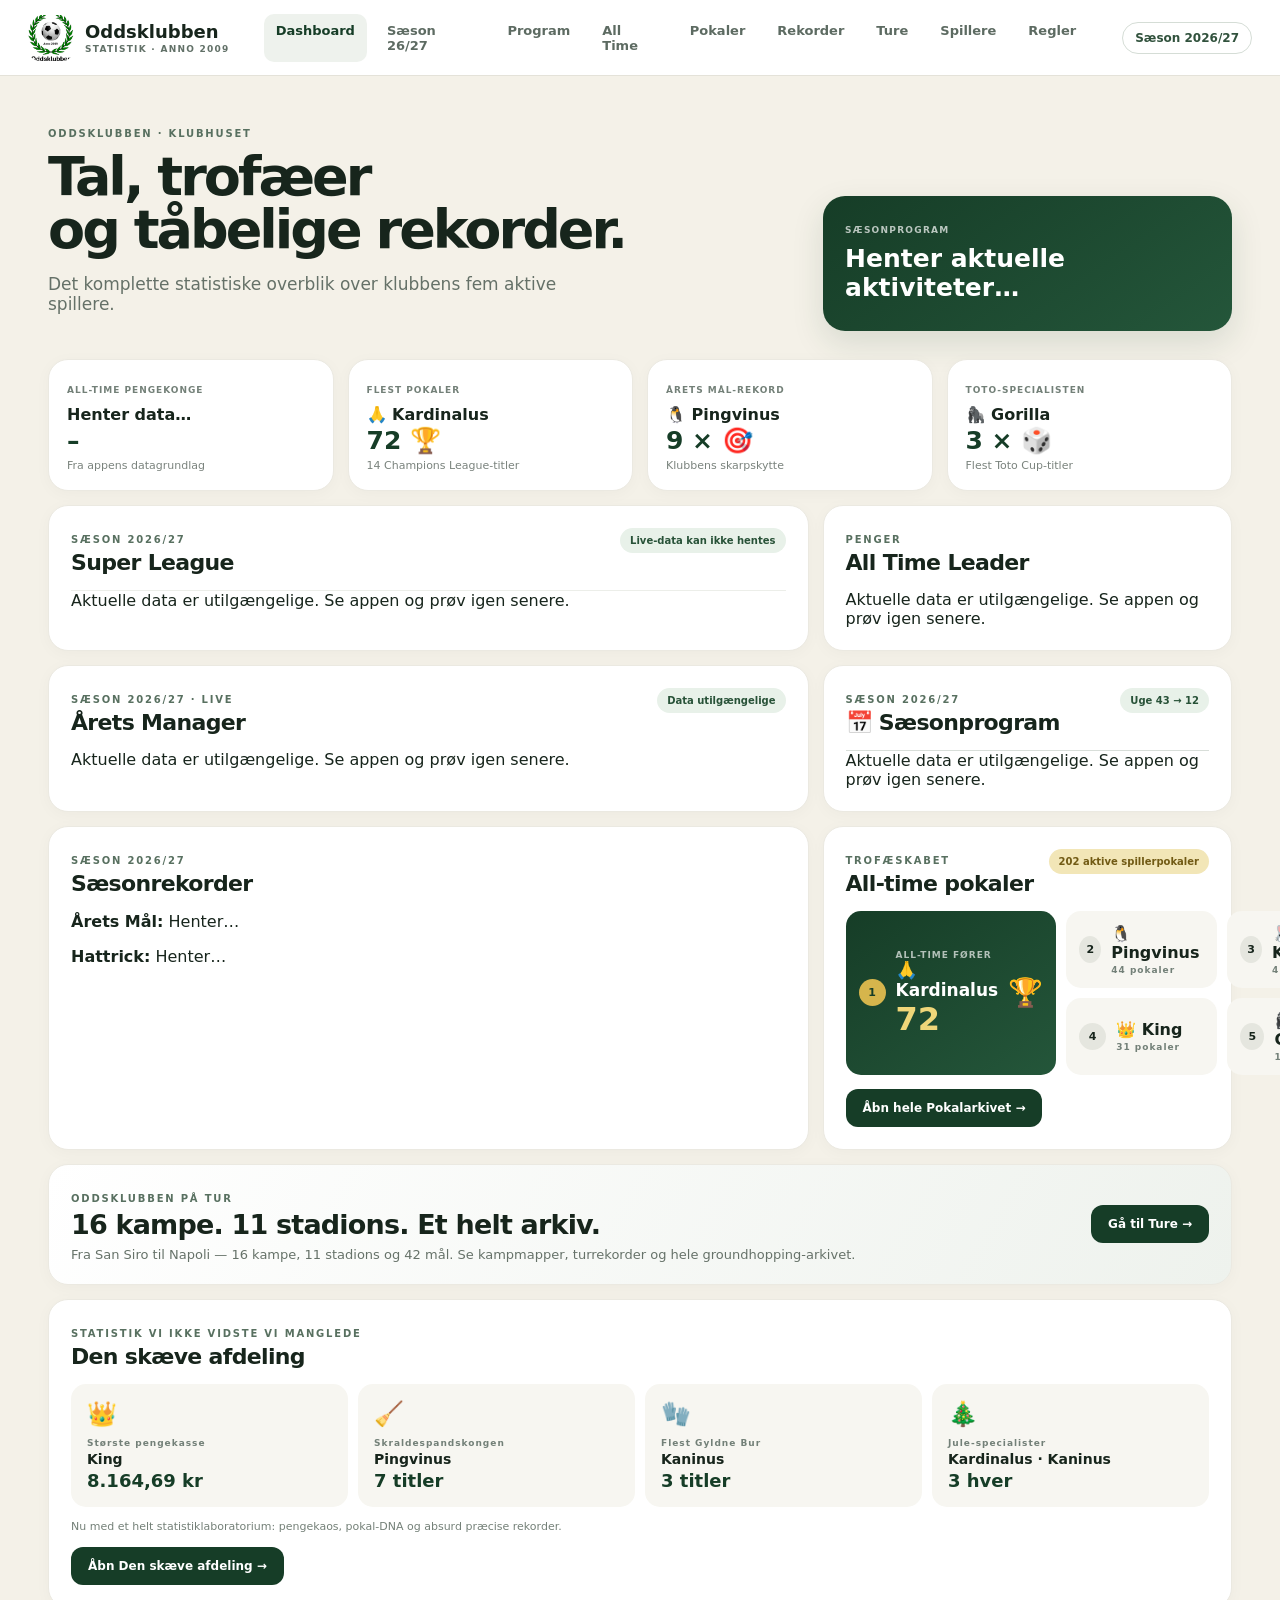
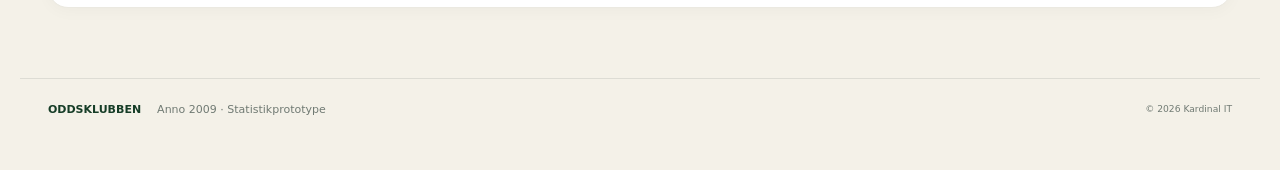
<file: stats.html>
<!doctype html>
<html lang="da">
<head>
<meta charset="utf-8"><meta name="viewport" content="width=device-width,initial-scale=1">
<title>Oddsklubben · Statistik</title>
<link rel="stylesheet" href="stats-site/styles.css?v=20261007-1">
<style>.mobile-app-recommend{display:none}@media(max-width:700px){.mobile-app-recommend{display:grid;grid-template-columns:auto 1fr;gap:10px 12px;align-items:center;margin:0 -14px;padding:13px 16px;background:#163d27;color:#fff;text-decoration:none;border-bottom:1px solid #ffffff20}.mobile-app-recommend>span{font-size:23px;grid-row:1/3}.mobile-app-recommend div{min-width:0}.mobile-app-recommend small,.mobile-app-recommend strong,.mobile-app-recommend p{display:block}.mobile-app-recommend small{font-size:8px;letter-spacing:.12em;font-weight:900;color:#b9ccbe}.mobile-app-recommend strong{font-size:14px;margin-top:2px}.mobile-app-recommend p{font-size:11px;line-height:1.4;color:#d5ded7;margin:3px 0 0}.mobile-app-recommend>b{grid-column:2;font-size:12px;color:#efd679}.mobile-app-recommend:focus-visible{outline:2px solid #efd679;outline-offset:-3px}}.program-list{border-top:1px solid #d8ded9}.program-list-row{display:grid;grid-template-columns:72px minmax(170px,1fr) 2fr;gap:16px;align-items:start;padding:11px 4px;border-bottom:1px solid #e5e9e6;font-size:13px;line-height:1.45}.program-list-row>b{color:#163d27}.program-list-row>strong{font-size:13px}.program-list-row>span{color:#59645d}.program-list-head{padding-top:7px;padding-bottom:7px;font-size:10px;text-transform:uppercase;letter-spacing:.08em;color:#778078}.program-list-head>strong{font-size:10px}@media(max-width:700px){.program-list-row{grid-template-columns:58px 1fr;gap:4px 10px}.program-list-row>span{grid-column:2}.program-list-head>span{display:none}}</style></head>
<body>
<header class="topbar"><a class="brand" href="#"><img src="assets/oddsklub_logo.jpg" alt=""><span><b>Oddsklubben</b><small>STATISTIK · ANNO 2009</small></span></a><nav id="site-nav"><a class="active" href="#dashboard">Dashboard</a><a href="#season">Sæson 26/27</a><a href="#program">Program</a><a href="#alltime">All Time</a><a href="pokaler.html">Pokaler</a><a href="#records">Rekorder</a><a href="ture.html">Ture</a><a href="spillere.html">Spillere</a><a href="regler.html">Regler</a></nav><a class="mobile-nav-toggle" href="#site-nav" aria-label="Åbn menu">☰</a><span class="season">Sæson 2026/27</span></header>
<main><section class="mobile-clubhouse"><a class="mobile-app-recommend" href="index.html"><span>📱</span><div><small>ODDSKLUBBEN ANBEFALER</small><strong>Brug appen på mobilen</strong><p>Hjemmesiden er primært udviklet til PC. På mobilen anbefaler vi Oddsklubben-appen for den bedste oplevelse.</p></div><b>Åbn appen →</b></a><div class="newsite-banner"><b>NY HJEMMESIDE</b><span>Velkommen til Oddsklubbens nye hjem på nettet. Det er denne hjemmeside, vi bruger fremover.</span></div>
<div class="mch-hero"><img src="assets/oddsklub_logo.jpg" alt="Oddsklubben"><span>ODDSKLUBBEN · ANNO 2009</span><h1>Klubbens digitale<br>klubhus.</h1><p>Historien, turene, pokalerne og alt det statistik, ingen andre ville føre regnskab med.</p><div class="mch-facts"><b>202 <small>POKALER</small></b><b>16 <small>TURE</small></b><b>42 <small>TURMÅL</small></b></div></div>
<a class="mch-live" href="#program"><small>SÆSON 2026/27</small><strong>Aktuelt sæsonprogram</strong><span>Se de seneste aktiviteter og resultater →</span></a>
<a class="mch-live" href="#program"><small>📅 SÆSON 2026/27</small><strong>Se hele sæsonprogrammet</strong><span>Uge for uge · liga, pokal, cups, Fri Odds og ferier →</span></a>
<div class="mch-grid"><a href="pokaler.html"><span>🏛️</span><small>ARKIVET</small><strong>All Time</strong><p>Pengene, pokalerne og klubbens historie.</p></a><a href="ture.html"><span>🌍</span><small>GROUNDHOPPING</small><strong>På tur</strong><p>16 kampe · 11 stadions · 6 lande.</p></a><a href="pokaler.html"><span>🏆</span><small>TROFÆSKABET</small><strong>Pokaler</strong><p>202 aktive spillerpokaler og alle vinderne.</p></a><a href="skaeve.html"><span>🧪</span><small>LABORATORIET</small><strong>Den skæve</strong><p>Klubbens mest unødvendigt præcise statistik.</p></a><a href="spillere.html"><span>👥</span><small>SPILLERARKIV</small><strong>Set på turene</strong><p>Spillerne Oddsklubben har set på stadion.</p></a><a href="regler.html"><span>§</span><small>GRUNDLOVEN</small><strong>Regler</strong><p>§1–§15 · klubbens vedtagne bestemmelser.</p></a></div>
<a class="mch-app" href="index.html"><span>📱</span><div><small>SKAL DU BRUGE KLUBBEN?</small><strong>Åbn Oddsklubben-appen</strong><p>Rundeindtastning, aktuel stilling, program og spilforslag.</p></div><b>→</b></a>
</section>
<section class="hero" id="dashboard"><div><span class="eyebrow">ODDSKLUBBEN · KLUBHUSET</span><h1>Tal, trofæer<br>og tåbelige rekorder.</h1><p>Det komplette statistiske overblik over klubbens fem aktive spillere.</p></div><div class="next" id="website-next"><small>SÆSONPROGRAM</small><strong>Henter aktuelle aktiviteter…</strong></div></section>
<section class="kpis"><article id="website-alltime-kpi"><small>ALL-TIME PENGEKONGE</small><strong>Henter data…</strong><b>–</b><span>Fra appens datagrundlag</span></article><article><small>FLEST POKALER</small><strong>🙏 Kardinalus</strong><b>72 🏆</b><span>14 Champions League-titler</span></article><article><small>ÅRETS MÅL-REKORD</small><strong>🐧 Pingvinus</strong><b>9 × 🎯</b><span>Klubbens skarpskytte</span></article><article><small>TOTO-SPECIALISTEN</small><strong>🦍 Gorilla</strong><b>3 × 🎲</b><span>Flest Toto Cup-titler</span></article></section>
<div class="dashboard">
<section class="panel wide" id="season"><div class="panelhead"><div><span class="eyebrow">SÆSON 2026/27</span><h2>Super League</h2></div><span class="pill" id="website-live-status">Henter data…</span></div><div class="table" id="website-league">Henter ligastilling…</div><p class="note" id="website-league-note"></p></section>
<section class="panel"><div class="panelhead"><div><span class="eyebrow">PENGER</span><h2>All Time Leader</h2></div></div><div class="bars" id="website-alltime-bars">Henter all-time gevinster…</div></section>
<section class="panel" id="manager-live"><div class="panelhead"><div><span class="eyebrow">SÆSON 2026/27 · LIVE</span><h2>Årets Manager</h2></div><span class="pill" id="manager-source">Henter data…</span></div><div class="bars" id="manager-bars"><p>Henter registrerede gevinster fra samme datakilde som appen.</p></div></section>
<section class="panel wide" id="program"><div class="panelhead"><div><span class="eyebrow">SÆSON 2026/27</span><h2>📅 Sæsonprogram</h2></div><span class="pill">Uge 43 → 12</span></div><div class="program-list" id="website-program"><div class="program-list-row program-list-head"><b>Uge</b><strong>Aktivitet</strong><span>Kampe / Fri Odds</span></div></div></section>
<section class="panel" id="awards-live"><div class="panelhead"><div><span class="eyebrow">SÆSON 2026/27</span><h2>Sæsonrekorder</h2></div></div><p><strong>Årets Mål:</strong> <span id="website-goal-of-year">Henter…</span></p><p><strong>Hattrick:</strong> <span id="website-hattrick">Henter…</span></p></section><section class="panel wide" id="alltime"><div class="panelhead"><div><span class="eyebrow">TROFÆSKABET</span><h2>All-time pokaler</h2></div><span class="pill gold">202 aktive spillerpokaler</span></div><div class="trophygrid"><div class="champ"><span>1</span><p><small>ALL-TIME FØRER</small><b>🙏 Kardinalus</b><strong>72</strong></p>🏆</div><div><span>2</span><p><b>🐧 Pingvinus</b><small>44 pokaler</small></p></div><div><span>3</span><p><b>🐰 Kaninus</b><small>41 pokaler</small></p></div><div><span>4</span><p><b>👑 King</b><small>31 pokaler</small></p></div><div><span>5</span><p><b>🦍 Gorilla</b><small>14 pokaler</small></p></div></div><a class="tripcta" href="pokaler.html">Åbn hele Pokalarkivet →</a></section>
<section class="panel tripteaser"><div><span class="eyebrow">ODDSKLUBBEN PÅ TUR</span><h2>16 kampe. 11 stadions. Et helt arkiv.</h2><p>Fra San Siro til Napoli — 16 kampe, 11 stadions og 42 mål. Se kampmapper, turrekorder og hele groundhopping-arkivet.</p></div><a class="tripcta" href="ture.html">Gå til Ture →</a></section><section class="panel fun"><div class="panelhead"><div><span class="eyebrow">STATISTIK VI IKKE VIDSTE VI MANGLEDE</span><h2>Den skæve afdeling</h2></div></div><div class="fungrid"><article><span>👑</span><small>Største pengekasse</small><b>King</b><strong>8.164,69 kr</strong></article><article><span>🧹</span><small>Skraldespandskongen</small><b>Pingvinus</b><strong>7 titler</strong></article><article><span>🧤</span><small>Flest Gyldne Bur</small><b>Kaninus</b><strong>3 titler</strong></article><article><span>🎄</span><small>Jule-specialister</small><b>Kardinalus · Kaninus</b><strong>3 hver</strong></article></div><p class="note">Nu med et helt statistiklaboratorium: pengekaos, pokal-DNA og absurd præcise rekorder.</p><a class="tripcta" href="skaeve.html">Åbn Den skæve afdeling →</a></section>
</div>
</main><footer><b>ODDSKLUBBEN</b><span>Anno 2009 · Statistikprototype</span><small>© 2026 Kardinal IT</small></footer>

<script>
(function(){
  var API="https://script.google.com/macros/s/AKfycbwt1E1CC6EDlvwmblrzM6vtK4WmYCrmpIhj_SV7NUvMmcsNweZXcr0E4M1X83dvsE7WlQ/exec";
  try{
    var k="oddsklubben-web-id",id=localStorage.getItem(k);
    if(!id){id="web-"+Date.now().toString(36)+"-"+Math.random().toString(36).slice(2,10);localStorage.setItem(k,id)}
    fetch(API,{method:"POST",headers:{"Content-Type":"text/plain;charset=utf-8"},body:JSON.stringify({type:"app_log",event:"page_view",page:"website:stats",installation:id,version:"web-1",detail:""})}).catch(function(){});
  }catch(e){}
})();
</script><script src="stats-site/live-season.js?v=20261025-1" defer></script></body></html>
</file>
<file: app/styles.css>
*{box-sizing:border-box}body{margin:0;background:#f4f1e8;color:#17251c;font-family:system-ui,-apple-system,sans-serif}.wrap{max-width:560px;margin:auto;padding:24px 16px 40px}header{padding:8px 4px 18px}.eyebrow{font-size:12px;font-weight:800;letter-spacing:.18em;color:#51705c}h1{margin:4px 0 0;font-size:30px}header p{margin:4px 0;color:#667168}.weekbar{display:grid;grid-template-columns:52px 1fr 52px;align-items:center;background:#163d27;color:white;border-radius:18px;padding:10px;margin-bottom:14px;text-align:center}.weekbar button{border:0;background:transparent;color:white;font-size:34px}.weekbar small,.weekbar span{display:block}.weekbar strong{font-size:27px}.weekbar span{font-size:13px;opacity:.85}.card{background:white;border-radius:18px;padding:16px;margin:12px 0;box-shadow:0 2px 10px #0000000b}.tag{font-size:12px;font-weight:800;color:#5c7464;text-transform:uppercase}.match{font-size:19px;font-weight:800;margin:5px 0 14px}.player{display:grid;grid-template-columns:1fr 120px;gap:10px;align-items:center;margin:9px 0}.player label{font-weight:650}.player input,.result input{width:100%;border:1px solid #cfd7d0;border-radius:12px;padding:13px;font-size:16px;background:#fafbf9}.result{margin-top:13px}.result label{display:block;font-size:13px;font-weight:700;margin-bottom:5px}.save{width:100%;border:0;border-radius:16px;padding:17px;background:#163d27;color:white;font-size:18px;font-weight:800;margin-top:10px}.save:active{transform:scale(.99)}.foot{text-align:center;color:#788078;font-size:12px}.empty{padding:28px 16px;text-align:center;background:white;border-radius:18px;color:#657066}.cup{border-left:5px solid #d6b54c}#notice{font-size:13px;text-align:center;min-height:22px;color:#41604b}@media(min-width:600px){.wrap{padding-top:40px}}
.bad{border-color:#b42318!important;background:#fff4f2!important}.confirm{background:#fff;border-radius:16px;padding:15px;margin:12px 0;text-align:left;box-shadow:0 2px 10px #0000000b}.confirm strong,.confirm span{display:block}.confirm span{font-size:13px;color:#667168;margin:4px 0 12px}.confirm button{width:100%;border:0;border-radius:12px;padding:13px;font-weight:800;background:#163d27;color:white;margin-top:7px}.confirm .secondary{background:#e8ece8;color:#274231}.success{background:#e7f3e9;border-radius:14px;padding:14px;color:#214c2d;font-weight:750}.success small{font-weight:500}.card input:focus{outline:3px solid #b8d0bd;outline-offset:1px}



.error{background:#fff0ee;border-radius:14px;padding:14px;color:#8f241c;font-weight:700}.error small{font-weight:500}.confirm button:disabled{opacity:.6}

.home{min-height:100vh;min-height:100dvh;display:flex;align-items:center;justify-content:center;padding:28px 18px;background:#f4f1e8}.home-card{width:100%;max-width:430px;text-align:center}.club-logo{display:block;width:min(82vw,340px);height:auto;margin:0 auto 14px;border-radius:24px}.home h1{font-size:34px;margin:4px 0}.home p{margin:0 0 26px;color:#667168}.home-primary,.home-secondary{display:block;width:100%;border:0;border-radius:16px;padding:17px;font-size:17px;font-weight:800;text-decoration:none}.home-primary{background:#163d27;color:#fff}.home-card>.home-primary,.home-card>.home-secondary{margin-bottom:11px}.home-secondary{background:#fff;color:#163d27;border:1px solid #cfd7d0}.entry-hidden{display:none}.back-home{border:0;background:transparent;color:#41604b;font-size:14px;font-weight:750;padding:4px 0 8px}

.home-trophy{margin-bottom:11px}.trophy-hero{background:#163d27;color:#fff;border-radius:20px;padding:20px;text-align:center;margin-bottom:14px;box-shadow:0 8px 24px #163d2722}.trophy-crown{font-size:42px}.trophy-hero strong{display:block;font-size:24px;margin-top:3px}.trophy-hero span{display:block;font-size:13px;opacity:.82;margin-top:3px}.trophy-table-wrap{overflow-x:auto;background:#fff;border-radius:18px;box-shadow:0 2px 10px #0000000b}.trophy-table{border-collapse:collapse;width:100%;min-width:690px;font-size:13px}.trophy-table th,.trophy-table td{padding:11px 9px;border-bottom:1px solid #edf0ec;text-align:center}.trophy-table th:first-child{text-align:left;position:sticky;left:0;background:#fff;z-index:1;white-space:nowrap}.trophy-table thead th{background:#163d27;color:#fff;font-weight:800}.trophy-table thead th:first-child{background:#163d27}.trophy-table td{font-variant-numeric:tabular-nums}.trophy-total th,.trophy-total td{background:#f3e7b5!important;font-weight:900;border-bottom:0}.trophy-total th:first-child{background:#f3e7b5!important}

.insight-grid{display:grid;grid-template-columns:1fr 1fr;gap:10px;margin:14px 0}.insight{background:#fff;border-radius:16px;padding:14px;box-shadow:0 2px 10px #0000000b}.insight span,.insight small{display:block;color:#667168;font-size:12px}.insight strong{display:block;font-size:17px;margin:5px 0}.ranking{background:#fff;border-radius:18px;padding:6px 14px;box-shadow:0 2px 10px #0000000b}.ranking-title{font-size:12px;font-weight:900;letter-spacing:.08em;text-transform:uppercase;color:#5c7464;padding:10px 2px 7px}.rank{display:grid;grid-template-columns:28px 1fr auto;align-items:center;gap:8px;padding:11px 2px;border-top:1px solid #edf0ec}.rank b{color:#9b7a18}.rank span{font-weight:700}.rank strong{font-size:18px}.home-secondary.home-trophy{margin-bottom:11px}@media(max-width:380px){.insight-grid{grid-template-columns:1fr}}

.trophy-page{max-width:560px;margin:auto;padding:24px 16px 40px}.trophy-shell>h1{margin:5px 0 2px;font-size:30px}.trophy-updated{margin:0 0 18px;color:#667168;font-size:14px}.trophy-page .trophy-hero{display:flex;align-items:center;text-align:left;gap:14px;padding:17px 18px}.trophy-page .trophy-crown{font-size:36px;line-height:1}.trophy-page .trophy-hero div:last-child{min-width:0}.trophy-page .trophy-hero small{display:block;font-size:10px;letter-spacing:.12em;opacity:.72;font-weight:800}.trophy-page .trophy-hero strong{font-size:21px;margin:2px 0 0}.trophy-page .trophy-hero span{font-size:14px;margin:0}.trophy-page .ranking{padding:5px 14px;margin-bottom:20px}.trophy-page .rank{grid-template-columns:24px minmax(0,1fr) 40px;padding:10px 2px}.trophy-page .rank span{font-size:15px}.trophy-page .rank strong{text-align:right}.trophy-section-title{font-size:12px;font-weight:900;letter-spacing:.1em;text-transform:uppercase;color:#5c7464;margin:0 2px 8px}.record-list{background:#fff;border-radius:18px;padding:2px 14px;box-shadow:0 2px 10px #0000000b}.record{display:grid;grid-template-columns:32px minmax(0,1fr) 36px;gap:8px;align-items:center;padding:11px 0;border-bottom:1px solid #edf0ec}.record:last-child{border-bottom:0}.record>span{font-size:20px}.record small,.record strong{display:block}.record small{font-size:11px;color:#667168}.record strong{font-size:15px}.record>b{text-align:right;font-size:19px;color:#163d27}

/* Trophy view: mobile-first visual hierarchy */
.trophy-page{max-width:560px;margin:auto;padding:18px 16px 44px}.trophy-shell{width:100%}.trophy-shell>.back-home{display:inline-flex;align-items:center;min-height:38px;padding:0 4px;margin-bottom:10px;font-size:15px}.trophy-shell>.eyebrow{font-size:10px;letter-spacing:.22em}.trophy-shell>h1{font-size:32px;letter-spacing:-.035em;margin:6px 0 3px}.trophy-updated{font-size:12px!important;margin:0 0 16px!important;color:#788078!important}.trophy-page .trophy-hero{position:relative;display:grid;grid-template-columns:42px minmax(0,1fr) 42px;gap:12px;align-items:center;padding:18px;border-radius:22px;margin:0 0 18px;background:linear-gradient(145deg,#163d27,#24563a);box-shadow:0 10px 28px #163d2724;overflow:hidden}.hero-medal{width:38px;height:38px;border-radius:50%;display:grid;place-items:center;background:#d6b54c;color:#163d27;font-size:18px;font-weight:950;box-shadow:inset 0 0 0 3px #ffffff30}.hero-copy{min-width:0}.trophy-page .hero-copy small{font-size:9px;letter-spacing:.16em;opacity:.7}.trophy-page .hero-copy strong{font-size:20px;letter-spacing:-.02em;white-space:nowrap}.trophy-page .hero-copy span{font-size:12px;opacity:.78}.trophy-page .hero-copy span b{color:#f0d77c;font-size:14px}.hero-trophy{font-size:31px;text-align:right;filter:drop-shadow(0 3px 4px #0003)}.section-head{display:flex;justify-content:space-between;align-items:end;margin:0 4px 8px}.section-head span{font-size:17px;font-weight:850;letter-spacing:-.01em}.section-head small{font-size:10px;color:#788078;text-transform:uppercase;letter-spacing:.1em}.trophy-page .ranking{border-radius:20px;padding:4px 14px;margin:0 0 22px;box-shadow:0 4px 18px #0000000a}.trophy-page .rank{grid-template-columns:30px minmax(0,1fr) 44px;gap:8px;min-height:49px;padding:8px 0}.trophy-page .rank b{width:24px;height:24px;border-radius:50%;display:grid;place-items:center;background:#f1eee4;color:#6f755f;font-size:12px}.trophy-page .rank:first-of-type b{background:#d6b54c;color:#163d27}.trophy-page .rank span{font-size:15px;font-weight:750}.trophy-page .rank strong{font-size:20px;letter-spacing:-.03em}.records-head{margin-top:2px}.record-list{border-radius:20px;padding:4px 14px;box-shadow:0 4px 18px #0000000a}.record{grid-template-columns:38px minmax(0,1fr) 40px;min-height:58px;padding:8px 0}.record>span{width:34px;height:34px;border-radius:11px;background:#f4f1e8;display:grid;place-items:center;font-size:18px}.record small{font-size:10px;text-transform:uppercase;letter-spacing:.05em}.record strong{font-size:15px;margin-top:2px}.record>b{font-size:22px;letter-spacing:-.04em}.trophy-page .foot{margin-top:18px;font-size:10px;opacity:.7}

.podium-cards{display:grid;grid-template-columns:1fr 1fr;gap:10px;margin:-6px 0 20px}.podium-card{position:relative;display:grid;grid-template-columns:30px minmax(0,1fr) 28px;gap:8px;align-items:center;min-height:76px;padding:12px;border-radius:18px;background:#fff;box-shadow:0 4px 18px #0000000a;border:1px solid transparent;overflow:hidden}.podium-card.silver{background:linear-gradient(145deg,#fff,#f1f3f3);border-color:#d9dede}.podium-card.bronze{background:linear-gradient(145deg,#fffaf5,#f3e4d5);border-color:#ead5c0}.podium-medal{width:27px;height:27px;border-radius:50%;display:grid;place-items:center;font-size:12px;font-weight:950}.silver .podium-medal{background:#c8ced1;color:#344047}.bronze .podium-medal{background:#c58a5b;color:#fff}.podium-card small,.podium-card strong,.podium-card span{display:block}.podium-card small{font-size:8px;font-weight:900;letter-spacing:.13em;color:#7b827d}.podium-card strong{font-size:14px;margin:2px 0;white-space:nowrap}.podium-card span{font-size:11px;color:#6d756f}.podium-card>b{font-size:22px;text-align:right}@media(max-width:360px){.podium-cards{grid-template-columns:1fr}.podium-card{min-height:66px}}

/* Podium cards share the exact gold-card composition */
.trophy-page .podium-cards{display:block;margin:-6px 0 20px}.trophy-page .podium-cards .trophy-hero{margin:10px 0 0}.trophy-page .trophy-silver{background:linear-gradient(145deg,#4b5559,#747f83);box-shadow:0 10px 28px #45505420}.trophy-page .trophy-bronze{background:linear-gradient(145deg,#70452e,#9b6747);box-shadow:0 10px 28px #70452e20}.trophy-page .trophy-silver .hero-medal{background:#d7dcde;color:#364045}.trophy-page .trophy-bronze .hero-medal{background:#c98c61;color:#fff}.trophy-page .trophy-silver .hero-copy span b{color:#eef2f3}.trophy-page .trophy-bronze .hero-copy span b{color:#f1c09e}

.home-standings{margin-bottom:11px}.standings-page{max-width:560px;margin:auto;padding:18px 16px 44px}.standings-shell>h1{font-size:32px;letter-spacing:-.035em;margin:6px 0 3px}.standings-updated{font-size:12px;color:#788078;margin:0 0 16px}.leader-card{background:linear-gradient(145deg,#163d27,#24563a);color:#fff;border-radius:22px;padding:19px;margin-bottom:18px;box-shadow:0 10px 28px #163d2724}.leader-card small{font-size:9px;font-weight:900;letter-spacing:.15em;opacity:.72}.leader-card strong{display:block;font-size:25px;margin:4px 0 1px}.leader-card>span{font-size:13px;opacity:.82}.leader-note{margin-top:14px;padding-top:12px;border-top:1px solid #ffffff24;font-size:12px;line-height:1.4;color:#f1df9d}.standing-grid{display:grid;gap:14px}.standing-card{background:#fff;border-radius:20px;padding:8px 14px;box-shadow:0 4px 18px #0000000a}.standing-card .section-head{padding:8px 0 4px;margin:0}.srow{display:grid;grid-template-columns:28px minmax(0,1fr) auto;gap:8px;align-items:center;min-height:45px;border-top:1px solid #edf0ec}.srow>b{width:23px;height:23px;border-radius:50%;display:grid;place-items:center;background:#f1eee4;color:#70766e;font-size:11px}.srow:first-of-type>b{background:#d6b54c;color:#163d27}.srow span{font-size:14px;font-weight:750}.srow strong{font-size:17px;letter-spacing:-.02em}.mini-stats{display:grid;grid-template-columns:1fr 1fr;gap:10px}.mini-stats article{background:#fff;border-radius:18px;padding:14px;box-shadow:0 4px 18px #0000000a}.mini-stats article>span{font-size:24px;display:block;margin-bottom:8px}.mini-stats small,.mini-stats strong{display:block}.mini-stats small{font-size:9px;color:#788078;text-transform:uppercase;letter-spacing:.08em;font-weight:850}.mini-stats strong{font-size:14px;margin-top:3px}.standings-page .foot{margin-top:18px;font-size:10px;opacity:.7}

/* Standings v2: one task per screen, thumb-friendly tabs */
.standings-page{max-width:560px;margin:auto;padding:18px 16px 44px}.standings-page .leader-card{display:grid;grid-template-columns:40px minmax(0,1fr) 38px;align-items:center;gap:12px;padding:16px 18px;margin-bottom:12px}.leader-medal{width:36px;height:36px;border-radius:50%;display:grid;place-items:center;background:#d6b54c;color:#163d27;font-weight:950}.standings-page .leader-card strong{font-size:20px;margin:1px 0}.standings-page .leader-card span{font-size:12px}.leader-cup{font-size:28px;text-align:right}.standing-tabs{display:grid;grid-template-columns:repeat(4,1fr);gap:5px;background:#e8e6de;padding:4px;border-radius:14px;margin-bottom:12px;position:sticky;top:6px;z-index:3}.stab{border:0;background:transparent;border-radius:10px;min-height:38px;padding:7px 3px;color:#667168;font-size:11px;font-weight:800}.stab.active{background:#fff;color:#163d27;box-shadow:0 2px 8px #00000010}.standing-panel{display:none;background:#fff;border-radius:20px;padding:8px 14px;box-shadow:0 4px 18px #0000000a}.standing-panel.active{display:block}.panel-title{display:flex;align-items:end;justify-content:space-between;padding:9px 0 7px}.panel-title strong{font-size:18px}.panel-title span{font-size:9px;font-weight:850;letter-spacing:.1em;text-transform:uppercase;color:#788078}.standing-panel .srow{min-height:51px}.standing-panel .srow span{display:block}.standing-panel .srow span small{display:block;font-size:10px;font-weight:500;color:#8a918b;margin-top:2px}.standing-panel .srow strong{font-size:19px}.mood{margin:8px -2px 2px;padding:11px 12px;background:#f4f1e8;border-radius:12px;font-size:11px;color:#566259}.extra-row{display:flex;justify-content:space-between;gap:10px;align-items:center;min-height:51px;border-top:1px solid #edf0ec;font-size:13px}.extra-row span{font-weight:700}.extra-row strong{text-align:right;color:#163d27}.standings-page .foot{margin-top:14px}

.install-app{width:100%;margin-top:18px;padding:12px;border:0;background:transparent;color:#6e776f;font:inherit;font-size:12px;font-weight:800}.install-help{position:relative;margin-top:10px;padding:15px 38px 15px 15px;border-radius:16px;background:#163d27;color:#fff;text-align:left;box-shadow:0 8px 24px #163d2720}.install-help strong{display:block;font-size:13px}.install-help p{margin:5px 0 0;font-size:12px;line-height:1.45;color:#e8eee9}.install-close{position:absolute;right:8px;top:7px;width:28px;height:28px;border:0;border-radius:50%;background:#ffffff18;color:#fff;font-size:20px}.share-icon{font-weight:900;font-size:15px}

.alltime-page{max-width:560px;margin:auto;padding:18px 16px 44px}.alltime-shell>h1{font-size:32px;letter-spacing:-.035em;margin:6px 0 2px}.alltime-sub{font-size:12px;color:#788078;margin:0 0 16px}.alltime-hero,.alltime-card{display:grid;grid-template-columns:40px minmax(0,1fr) 42px;align-items:center;gap:12px;border-radius:22px;padding:17px 18px;margin-bottom:10px}.alltime-hero{background:linear-gradient(145deg,#163d27,#24563a);color:#fff;box-shadow:0 10px 28px #163d2724}.alltime-card{background:#fff;box-shadow:0 4px 18px #0000000a}.alltime-card.silver{background:linear-gradient(145deg,#f8f8f6,#e7e8e5)}.alltime-card.bronze{background:linear-gradient(145deg,#fbf3e9,#ead4bc)}.alltime-page .hero-copy strong{display:block;font-size:19px;margin:2px 0}.alltime-page .hero-copy small{font-size:9px;font-weight:900;letter-spacing:.12em;opacity:.7}.alltime-page .hero-copy span{font-size:12px}.alltime-page .hero-trophy{font-size:29px;text-align:right}.alltime-chasers{display:grid;grid-template-columns:1fr 1fr;gap:9px;margin:13px 0}.alltime-chasers article{display:flex;align-items:center;gap:10px;background:#fff;border-radius:16px;padding:13px;box-shadow:0 4px 18px #0000000a}.alltime-chasers article>span{width:25px;height:25px;display:grid;place-items:center;border-radius:50%;background:#f1eee4;font-size:11px;font-weight:900}.alltime-chasers strong,.alltime-chasers small{display:block}.alltime-chasers strong{font-size:12px}.alltime-chasers small{font-size:11px;color:#788078;margin-top:2px}.season-strip{background:#fff;border-radius:20px;padding:8px 14px;margin-top:13px;box-shadow:0 4px 18px #0000000a}.season-win{display:grid;grid-template-columns:58px minmax(0,1fr) auto;align-items:center;gap:7px;min-height:44px;border-top:1px solid #edf0ec}.season-win small{font-size:10px;color:#788078;font-weight:800}.season-win strong{font-size:12px}.season-win b{font-size:13px}.alltime-fun{margin-top:13px;padding:14px;border-radius:16px;background:#f4f1e8;font-size:13px}.alltime-fun strong,.alltime-fun span{display:block}.alltime-fun span{font-size:11px;color:#6d766e;margin:3px 0 0 25px}.alltime-page .foot{margin-top:14px}

/* All Time v2 — same calm hierarchy as Pokaloversigt */
.alltime-page{max-width:560px;margin:auto;padding:18px 16px 44px}.alltime-page .alltime-hero,.alltime-page .alltime-card{display:grid;grid-template-columns:40px minmax(0,1fr) 42px;align-items:center;gap:12px;padding:16px 18px;margin-bottom:9px;border-radius:22px}.alltime-page .alltime-hero{background:linear-gradient(145deg,#163d27,#24563a);color:#fff}.alltime-page .alltime-card.silver{background:linear-gradient(145deg,#f8f8f6,#e7e8e5)}.alltime-page .alltime-card.bronze{background:linear-gradient(145deg,#fbf3e9,#ead4bc)}.alltime-podium{margin-bottom:14px}.alltime-tabs{display:grid;grid-template-columns:1fr 1fr;gap:5px;background:#e8e6de;padding:4px;border-radius:14px;margin-bottom:10px}.atab{border:0;background:transparent;border-radius:10px;min-height:39px;font:inherit;font-size:11px;font-weight:850;color:#697169}.atab.active{background:#fff;color:#163d27;box-shadow:0 2px 8px #00000010}.alltime-panel{display:none;background:#fff;border-radius:20px;padding:7px 14px;box-shadow:0 4px 18px #0000000a}.alltime-panel.active{display:block}.alltime-rank{display:grid;grid-template-columns:28px minmax(0,1fr) auto;gap:8px;align-items:center;min-height:50px;border-bottom:1px solid #edf0ec}.alltime-rank>b{width:23px;height:23px;border-radius:50%;display:grid;place-items:center;background:#f1eee4;color:#70766e;font-size:11px}.alltime-rank span{font-size:14px;font-weight:750}.alltime-rank strong{font-size:15px}.alltime-whisper{margin:9px -2px 2px;padding:11px 12px;border-radius:12px;background:#f4f1e8;color:#59635b;font-size:11px}.alltime-panel .season-win{min-height:48px}.alltime-page .foot{margin-top:13px}

.bottom-home{width:100%;min-height:50px;margin-top:20px;border:1px solid #d8ddd6;border-radius:15px;background:#fff;color:#17442c;font:inherit;font-size:13px;font-weight:850;letter-spacing:.01em;box-shadow:0 3px 14px #0000000a}.bottom-home:active{transform:translateY(1px);background:#f4f6f2}

.kardinal-credit{text-align:center;margin:16px 0 2px;color:#9a9f98;font-size:9px;font-weight:650;letter-spacing:.08em;text-transform:uppercase}

.next-round{margin:0 0 13px;padding:14px 16px;border-radius:18px;background:#fff;text-align:left;border:1px solid #dce2dc;box-shadow:0 4px 18px #00000008}.next-round-top{display:flex;align-items:center;justify-content:space-between;margin-bottom:8px}.next-round-top span{font-size:9px;font-weight:900;letter-spacing:.13em;color:#64806d}.next-round-top b{font-size:10px;padding:4px 8px;border-radius:999px;background:#edf3ee;color:#17442c}.next-round>strong{display:block;font-size:14px;color:#183d29;line-height:1.35}.next-round-line{margin-top:5px;font-size:12px;font-weight:700;color:#4e5f53}.next-round>small{display:block;margin-top:8px;padding-top:8px;border-top:1px solid #edf0ec;font-size:10px;color:#8a918b}

.profiles-page{min-height:100vh;padding:22px 18px 30px;background:#f4f1e8}.profiles-shell{width:100%;max-width:430px;margin:auto}.profiles-page h1{margin:5px 0 3px;font-size:29px;color:#173d28}.profiles-sub{margin:0 0 18px;color:#788078;font-size:12px}.profile-tabs{display:flex;gap:7px;overflow-x:auto;padding:2px 0 12px;scrollbar-width:none}.profile-tabs::-webkit-scrollbar{display:none}.ptab{flex:0 0 auto;border:1px solid #d9dfd9;background:#fff;color:#536057;border-radius:999px;padding:8px 11px;font:inherit;font-size:11px;font-weight:800}.ptab.active{background:#173d28;color:#fff;border-color:#173d28}.profile-card{background:#fff;border:1px solid #dce2dc;border-radius:22px;padding:18px;box-shadow:0 5px 22px #0000000a}.profile-identity{display:flex;align-items:center;gap:12px}.profile-identity>span{display:grid;place-items:center;width:48px;height:48px;border-radius:15px;background:#edf3ee;font-size:25px}.profile-identity small,.profile-money small{display:block;font-size:9px;font-weight:900;letter-spacing:.12em;color:#779080}.profile-identity strong{display:block;margin-top:2px;font-size:21px;color:#173d28}.profile-money{margin:18px 0 13px;padding:16px;border-radius:16px;background:#173d28;color:#fff}.profile-money small{color:#bdd0c2}.profile-money strong{display:block;margin-top:3px;font-size:25px}.profile-stats{display:grid;grid-template-columns:repeat(3,1fr);gap:8px}.profile-stats div{padding:12px 5px;border-radius:14px;background:#f5f6f3;text-align:center}.profile-stats b{display:block;font-size:21px;color:#173d28}.profile-stats span{display:block;margin-top:2px;font-size:9px;color:#778078}.profile-best{display:flex;justify-content:space-between;align-items:center;gap:10px;margin-top:15px;padding-top:13px;border-top:1px solid #edf0ec;font-size:10px;color:#7a827b}.profile-best strong{text-align:right;color:#32483a;font-size:11px}

.balance-chart-card{margin-top:10px;padding:15px;border-radius:18px;background:#fff;border:1px solid #dfe4df}.balance-chart-head{display:flex;align-items:flex-start;justify-content:space-between;gap:10px}.balance-chart-head small{display:block;font-size:8px;font-weight:900;letter-spacing:.12em;color:#7c9282}.balance-chart-head strong{display:block;margin-top:2px;font-size:16px;color:#173d28}.balance-chart-head>span{padding:5px 8px;border-radius:999px;background:#edf3ee;color:#41604b;font-size:9px;font-weight:850}.balance-empty{position:relative;margin-top:15px;padding:14px 8px 12px 28px;min-height:150px;border-radius:14px;background:#f8f9f6;overflow:hidden}.balance-axis{position:absolute;left:9px;top:14px;bottom:34px;display:flex;flex-direction:column;justify-content:space-between;align-items:center;color:#a0a7a1;font-size:8px}.balance-axis i{position:absolute;left:18px;width:330px;border-top:1px solid #e5e9e4}.balance-axis i:first-of-type{top:0}.balance-axis i:last-of-type{bottom:0}.balance-preview{height:72px;margin:8px 5px 10px;display:flex;align-items:flex-end;justify-content:space-around;gap:8px;border-bottom:1px solid #dfe5df}.balance-preview span{width:2px;height:35%;background:#cfd8d0;border-radius:2px}.balance-preview span:nth-child(2){height:60%}.balance-preview span:nth-child(3){height:44%}.balance-preview span:nth-child(4){height:72%}.balance-preview span:nth-child(5){height:52%}.balance-empty>strong{display:block;text-align:center;font-size:12px;color:#536158}.balance-empty>p{max-width:280px;margin:4px auto 0;text-align:center;font-size:10px;line-height:1.4;color:#8a918b}.balance-legend{display:flex;flex-wrap:wrap;gap:6px 10px;margin-top:11px}.balance-legend span{font-size:9px;font-weight:750;color:#657068}

.home-credit{margin-top:13px;text-align:center}
\n/* All Time podium medal colours */\n.alltime-page .alltime-hero>.hero-medal{background:#d6b54c;color:#163d27}\n.alltime-page .alltime-card.silver>.hero-medal{background:#c8ced1;color:#344047}\n.alltime-page .alltime-card.bronze>.hero-medal{background:#c58a5b;color:#fff}\n
/* Podium rank colors: gold, silver, bronze */
.hero-medal{background:#d6b54c!important;color:#163d27!important}
.trophy-silver .hero-medal{background:#c9ced1!important;color:#344047!important;box-shadow:inset 0 0 0 3px #ffffff55}
.trophy-bronze .hero-medal{background:#b87345!important;color:#fff!important;box-shadow:inset 0 0 0 3px #ffffff30}

/* All Time podium: mirror Pokaloversigt card treatment */
.alltime-page .alltime-hero,.alltime-page .alltime-card{position:relative;display:grid;grid-template-columns:42px minmax(0,1fr) 42px;gap:12px;align-items:center;padding:18px;border-radius:22px;margin:0 0 10px;overflow:hidden}
.alltime-page .alltime-hero{background:linear-gradient(145deg,#163d27,#24563a);color:#fff;box-shadow:0 10px 28px #163d2724}
.alltime-page .alltime-card.silver{background:linear-gradient(145deg,#4b5559,#747f83);color:#fff;box-shadow:0 10px 28px #45505420;border:0}
.alltime-page .alltime-card.bronze{background:linear-gradient(145deg,#70452e,#9b6747);color:#fff;box-shadow:0 10px 28px #70452e20;border:0}
.alltime-page .hero-copy small{font-size:9px;letter-spacing:.16em;opacity:.7}
.alltime-page .hero-copy strong{font-size:20px;letter-spacing:-.02em;white-space:nowrap;margin:2px 0 0}
.alltime-page .hero-copy span{font-size:12px;opacity:.78}
.alltime-page .alltime-hero .hero-copy span b{color:#f0d77c;font-size:14px}
.alltime-page .alltime-card.silver .hero-copy span b{color:#eef2f3;font-size:14px}
.alltime-page .alltime-card.bronze .hero-copy span b{color:#f1c09e;font-size:14px}
.alltime-page .hero-trophy{font-size:31px;text-align:right;filter:drop-shadow(0 3px 4px #0003)}

.install-app:disabled{display:block!important;opacity:.62;cursor:default}\n

/* Restore polished mobile season-program timeline */
.program-page{min-height:100vh;max-width:560px;margin:auto;padding:18px 16px 44px}.program-shell>h1{font-size:31px;letter-spacing:-.035em;margin:6px 0 3px}.program-sub{margin:0 0 15px;color:#788078;font-size:12px}.program-hero{display:grid;grid-template-columns:minmax(0,1fr) 32px;align-items:center;gap:10px;padding:17px 18px;margin-bottom:12px;border-radius:22px;background:linear-gradient(145deg,#163d27,#24563a);color:#fff;box-shadow:0 10px 28px #163d2724}.program-hero small,.program-hero strong,.program-hero span{display:block}.program-hero small{font-size:8px;font-weight:900;letter-spacing:.15em;opacity:.7}.program-hero strong{margin:3px 0;font-size:17px}.program-hero span{font-size:10px;line-height:1.45;opacity:.82}.program-hero>b{text-align:center;font-size:22px}.program-tabs{display:grid;grid-template-columns:repeat(4,1fr);gap:4px;margin-bottom:15px;padding:4px;border-radius:14px;background:#e8e6de}.program-tab{min-height:38px;border:0;border-radius:10px;background:transparent;color:#697169;font:inherit;font-size:10px;font-weight:850}.program-tab.active{background:#fff;color:#163d27;box-shadow:0 2px 8px #00000010}.program-timeline{position:relative;padding-left:16px}.program-timeline:before{content:"";position:absolute;left:5px;top:12px;bottom:12px;width:2px;background:#d9dfd9}.program-week{position:relative;margin:0 0 10px;padding:14px 15px;border-radius:18px;background:#fff;border:1px solid #e2e6e1;box-shadow:0 3px 14px #00000008}.program-week:before{content:"";position:absolute;left:-16px;top:19px;width:9px;height:9px;border-radius:50%;background:#bdc7bf;border:3px solid #f4f1e8}.program-week.current{border-color:#7ca58a;box-shadow:0 6px 22px #163d2714}.program-week.current:before{background:#163d27}.program-week-head{display:flex;align-items:center;justify-content:space-between;gap:10px;margin-bottom:9px}.program-week-head>b{font-size:10px;letter-spacing:.08em;color:#173d28}.program-week-head>span{font-size:9px;color:#7b837d;text-align:right}.program-match{padding:7px 0;border-top:1px solid #edf0ec;font-size:12px}.program-match strong{font-weight:800}.program-note{margin-top:5px;padding:7px 9px;border-radius:10px;background:#f5f6f3;color:#56635a;font-size:10px;font-weight:700}.program-badge{display:inline-block;margin-top:7px;padding:5px 8px;border-radius:999px;background:#edf3ee;color:#31553d;font-size:9px;font-weight:850}.program-week.holiday{background:#f7f3ea}.program-holiday{padding:8px 0 2px;font-size:13px;font-weight:800;color:#59635b}.program-page .foot{margin-top:14px}

.tips-page{min-height:100vh;max-width:560px;margin:auto;padding:18px 16px 44px}.tips-shell>h1{font-size:31px;letter-spacing:-.035em;margin:6px 0 3px}.tips-sub{margin:0 0 20px;color:#788078;font-size:12px}.tips-group{margin:0 0 22px}.tips-group .section-head{margin-bottom:8px}.tip-card{display:grid;grid-template-columns:28px minmax(0,1fr) auto;gap:11px;align-items:center;background:#fff;border:1px solid #e2e6e1;border-radius:18px;padding:13px 14px;margin:8px 0;box-shadow:0 3px 14px #00000008}.tip-rank{display:grid;place-items:center;width:28px;height:28px;border-radius:50%;background:#edf3ee;color:#163d27;font-size:11px;font-weight:900}.tip-copy small,.tip-copy strong,.tip-copy span{display:block}.tip-copy small{font-size:9px;color:#7b837d;font-weight:800}.tip-copy strong{font-size:13px;margin:2px 0}.tip-copy span{font-size:11px;color:#31553d;font-weight:850}.tip-card>b{font-size:15px;color:#163d27}.tip-card.upset .tip-rank{background:#f6efe1;color:#77581d}.tip-card.upset .tip-copy span,.tip-card.upset>b{color:#77581d}.tips-page .foot{margin-top:20px}

.smart-triple-card{border:1px solid #d8e7dc;border-radius:18px;background:#f7fbf8;overflow:hidden}
.triple-leg{padding:12px 14px;border-bottom:1px solid #e4eee7;display:grid;gap:3px}
.triple-leg small{font-size:11px;text-transform:uppercase;letter-spacing:.06em;color:#66806e}
.triple-leg strong{font-size:16px;color:#183f28}
.triple-leg span{font-size:12px;color:#617067;line-height:1.35}
.triple-total{padding:12px 14px;display:flex;align-items:center;justify-content:space-between;background:#edf6ef}
.triple-total span{font-size:12px;font-weight:700;color:#365d43}
.triple-total b{font-size:18px;color:#183f28}

.smart-combo-label{margin:0 0 8px;font-size:12px;font-weight:800;letter-spacing:.04em;text-transform:uppercase;color:#365d43}

.portfolio-card{border:1px solid #d8e7dc;border-radius:18px;background:#fff;overflow:hidden}
.portfolio-bet{padding:12px 14px;border-bottom:1px solid #e4eee7;display:grid;grid-template-columns:62px 1fr;gap:10px}
.portfolio-stake{display:flex;flex-direction:column}.portfolio-stake b{font-size:17px;color:#183f28}.portfolio-stake span{font-size:11px;color:#66806e;text-transform:uppercase;font-weight:700}
.portfolio-legs{display:grid;gap:2px}.portfolio-legs span{font-size:14px;font-weight:750;color:#243b2b}.portfolio-legs small{font-size:11px;color:#6d776f;margin-bottom:5px;line-height:1.3}
.portfolio-total{padding:11px 14px;display:flex;justify-content:space-between;background:#edf6ef;color:#365d43;font-size:12px;font-weight:700}.portfolio-total b{font-size:16px;color:#183f28}

/* Sæsonprogram: højere læsbarhed og kontrast */
.program-sub{color:#4f5951;font-size:14px;line-height:1.45}
.program-hero small{font-size:11px;opacity:1;letter-spacing:.11em}
.program-hero strong{font-size:19px;line-height:1.3}
.program-hero span{font-size:13px;line-height:1.5;opacity:1}
.program-tab{font-size:12px;color:#3f4b42;font-weight:850}
.program-week-head>b{font-size:13px;letter-spacing:.05em}
.program-week-head>span{font-size:12px;color:#4d5850;font-weight:700;line-height:1.35}
.program-match{font-size:14px;line-height:1.5;color:#27342b}
.program-note{font-size:13px;line-height:1.45;color:#34463a;background:#f0f3ef}
.program-badge{font-size:11px;color:#23472f;padding:6px 9px}
.program-holiday{font-size:15px;color:#39483e}
.program-page .foot{font-size:12px;color:#4f5951}

/* App-wide accessibility: larger secondary text and stronger contrast */
.home p,.trophy-updated,.standings-updated,.alltime-sub,.profiles-sub,.tips-sub{font-size:14px;color:#4f5951;line-height:1.45}
.back-home{font-size:15px;color:#284f35}
.section-head small{font-size:12px;color:#4f5951;font-weight:750}
.foot,.trophy-page .foot,.standings-page .foot,.alltime-page .foot,.tips-page .foot{font-size:12px;color:#4f5951;opacity:1;line-height:1.45}
.kardinal-credit{font-size:11px;color:#626b64}
.trophy-page .hero-copy small,.alltime-page .hero-copy small,.leader-card small{font-size:11px;opacity:1}
.trophy-page .hero-copy span,.alltime-page .hero-copy span,.standings-page .leader-card span{font-size:14px;opacity:1}
.record small{font-size:12px;color:#4f5951}
.stab,.atab{font-size:13px;color:#3f4b42}
.panel-title span{font-size:11px;color:#4f5951}
.standing-panel .srow span small{font-size:12px;color:#566159}
.mood,.alltime-whisper{font-size:13px;line-height:1.45;color:#3f4b42}
.mini-stats small{font-size:11px;color:#4f5951}
.alltime-page .hero-copy small{font-size:11px}
.alltime-page .hero-copy span{font-size:14px}
.alltime-chasers strong{font-size:14px}.alltime-chasers small{font-size:12px;color:#4f5951}
.season-win small{font-size:12px;color:#4f5951}.season-win strong{font-size:14px}.season-win b{font-size:15px}
.alltime-fun span{font-size:13px;color:#4f5951;line-height:1.45}
.ptab{font-size:13px;color:#3f4b42;padding:9px 12px}
.profile-identity small,.profile-money small{font-size:11px}
.profile-stats span{font-size:11px;color:#4f5951}
.profile-best{font-size:12px;color:#4f5951}.profile-best strong{font-size:13px}
.balance-chart-head small{font-size:10px;color:#4f5951}.balance-chart-head>span{font-size:11px}
.balance-axis{font-size:10px;color:#59635b}
.balance-empty>p{font-size:12px;color:#4f5951;line-height:1.5}
.balance-legend span{font-size:11px;color:#4f5951}
.tip-copy small{font-size:11px;color:#4f5951}.tip-copy strong{font-size:14px}.tip-copy span{font-size:13px}
.triple-leg small{font-size:12px;color:#496454}.triple-leg span{font-size:13px;color:#46574c}
.portfolio-stake span{font-size:12px;color:#496454}.portfolio-legs small{font-size:12px;color:#4f5951}
.next-round-top span{font-size:11px}.next-round-top b{font-size:12px}.next-round-line{font-size:14px}.next-round>small{font-size:12px;color:#4f5951}
.install-app{font-size:14px;color:#4f5951}.install-help p{font-size:13px}

/* Accessibility pass v2: eliminate remaining tiny/low-contrast UI text */
.eyebrow{font-size:13px;color:#365742}
.tag{font-size:13px;color:#3f5c48}
.weekbar small{font-size:12px;opacity:1}.weekbar span{font-size:14px;opacity:1}
.result label{font-size:14px}
#notice{font-size:14px;color:#31523d}
.confirm span{font-size:14px;color:#4b584f}
.success small,.error small{font-size:13px}
.home p{font-size:15px;color:#465249}
.trophy-shell>.eyebrow{font-size:12px}
.trophy-updated,.standings-updated,.alltime-sub,.profiles-sub,.tips-sub{font-size:15px!important;color:#465249!important}
.trophy-page .hero-copy small,.alltime-page .hero-copy small,.leader-card small{font-size:12px!important;opacity:1!important}
.trophy-page .hero-copy span,.alltime-page .hero-copy span,.standings-page .leader-card span{font-size:15px!important;opacity:1!important}
.section-head small{font-size:13px;color:#3f4b42}
.record small{font-size:13px;color:#465249;text-transform:none;letter-spacing:0}
.stab,.atab{font-size:14px}
.panel-title span{font-size:12px;color:#465249}
.standing-panel .srow span small{font-size:13px;color:#465249}
.mood,.alltime-whisper{font-size:14px;color:#36443a}
.extra-row{font-size:14px}
.mini-stats small{font-size:12px;color:#465249}
.alltime-rank span{font-size:15px}
.season-win small{font-size:13px;color:#465249}.season-win strong{font-size:15px}.season-win b{font-size:16px}
.ptab{font-size:14px}
.profile-identity small,.profile-money small{font-size:12px}
.profile-stats span{font-size:12px;color:#465249}
.profile-best{font-size:13px;color:#465249}.profile-best strong{font-size:14px}
.balance-chart-head small{font-size:11px;color:#465249}.balance-chart-head>span{font-size:12px}
.balance-axis{font-size:11px;color:#465249}
.balance-empty>strong{font-size:14px}.balance-empty>p{font-size:13px;color:#465249}
.balance-legend span{font-size:12px;color:#465249}
.tip-copy small{font-size:12px;color:#465249}.tip-copy strong{font-size:15px}.tip-copy span{font-size:14px}
.triple-leg small{font-size:13px;color:#3e5948}.triple-leg span{font-size:14px;color:#3f4b42}
.triple-total span{font-size:13px}.smart-combo-label{font-size:13px}
.portfolio-stake span{font-size:13px;color:#3e5948}.portfolio-legs small{font-size:13px;color:#465249}.portfolio-total{font-size:13px}
.next-round-top span{font-size:12px;color:#3f604a}.next-round-top b{font-size:13px}.next-round>small{font-size:13px;color:#465249}
.install-app{font-size:15px;color:#465249}.install-help strong{font-size:14px}.install-help p{font-size:14px}
.foot,.trophy-page .foot,.standings-page .foot,.alltime-page .foot,.tips-page .foot,.program-page .foot{font-size:13px!important;color:#465249!important;opacity:1!important}
.kardinal-credit{font-size:12px;color:#535d55}
.bottom-home{font-size:15px}

/* Helt frække bud */
.tip-card.bold-upset{border-color:#eadbc7;background:#fffaf4}
.tip-card.bold-upset .tip-rank{background:#f4e4d2;color:#71451f}
.tip-card.bold-upset .tip-copy span,.tip-card.bold-upset>b{color:#71451f}
.bold-upset-group .section-head small{color:#684c34}

.tip-doubt{display:block;margin-top:5px;font-size:12px;line-height:1.4;color:#765d2c;font-weight:700}

.tip-explain{margin-top:9px;border-top:1px solid #e4ebe5;padding-top:8px}.tip-explain summary{cursor:pointer;font-size:12px;font-weight:850;color:#285238;list-style:none}.tip-explain summary::-webkit-details-marker{display:none}.tip-explain summary:after{content:" +";font-weight:900}.tip-explain[open] summary:after{content:" −"}.tip-explain p{margin:8px 0 7px;font-size:12px;line-height:1.45;color:#3f4b42;font-weight:600}.tip-explain-stats{display:grid;gap:4px;padding:8px 9px;border-radius:10px;background:#f4f7f4}.tip-explain-stats span{display:flex!important;justify-content:space-between;gap:10px;font-size:11px!important;color:#4f5951!important;font-weight:650!important}.tip-explain-stats b{color:#263d2d;font-size:11px}.tip-card.upset .tip-explain summary,.tip-card.upset .tip-explain-stats b{color:#684c18}

.triple-odds{padding:10px 14px;display:flex;align-items:center;justify-content:space-between;border-top:1px solid #dfe9e2;background:#f7fbf8}.triple-odds span{font-size:12px;font-weight:700;color:#4f6255}.triple-odds b{font-size:17px;color:#183f28}


/* Persistent app home navigation */
.floating-home{position:fixed;z-index:1000;right:16px;bottom:calc(16px + env(safe-area-inset-bottom));display:none;align-items:center;gap:6px;padding:11px 15px;border:1px solid #cfd9d1;border-radius:999px;background:rgba(255,255,255,.96);color:#17472d;font:800 14px/1 system-ui;box-shadow:0 5px 18px rgba(20,55,35,.16);backdrop-filter:blur(8px);-webkit-backdrop-filter:blur(8px)}.floating-home.show{display:inline-flex}.floating-home:active{transform:translateY(1px)}@media(min-width:851px){.floating-home{display:none!important}}


/* Live season balance series */
.balance-empty:has(svg){display:block;text-align:left}
.balance-empty svg{width:100%;height:auto;display:block;overflow:visible}
.balance-empty svg text{font-family:inherit}
.balance-empty:has(svg) p{font-size:11px;color:#617068;margin:4px 2px 0}

.balance-legend span:nth-child(1){color:#1b6e52}.balance-legend span:nth-child(2){color:#a36e19}.balance-legend span:nth-child(3){color:#2874b4}.balance-legend span:nth-child(4){color:#a24e77}.balance-legend span:nth-child(5){color:#744eb2}

/* Weekly finance charts, compact on phone */
.weekly-finance-card{margin-top:14px}
.weekly-finance-plot{width:100%;min-height:175px;overflow:hidden}
.weekly-finance-plot svg{width:100%;height:auto;display:block}
.weekly-finance-plot p{color:#67746b;font-size:13px;text-align:center;padding:18px 0}
.weekly-finance-legend{display:flex;gap:10px;flex-wrap:wrap;font-size:11px;color:#4e6054;margin-top:7px}
.weekly-finance-legend span{display:inline-flex;align-items:center;gap:5px}
.weekly-finance-legend i{width:10px;height:10px;border-radius:3px;display:inline-block}

/* Pokalarkiv i appen: kompakt matrix med fast kategorikolonne og swipe. */
.trophy-page .mobile-trophy-archive{margin-top:26px}
.mobile-trophy-hint{margin:0 4px 9px;color:#657367;font-size:12px;line-height:1.4}
.mobile-trophy-scroll{max-width:100%;overflow-x:auto;overscroll-behavior-x:contain;-webkit-overflow-scrolling:touch;border-radius:17px;background:#fff;box-shadow:0 4px 18px #0000000a}
.mobile-trophy-scroll:focus-visible{outline:2px solid #446d4d;outline-offset:2px}
.mobile-trophy-matrix{border-collapse:separate;border-spacing:0;width:max-content;min-width:100%;font-size:12px;font-variant-numeric:tabular-nums}
.mobile-trophy-matrix th,.mobile-trophy-matrix td{padding:10px 7px;border-bottom:1px solid #edf0ec;text-align:center;min-width:45px;white-space:nowrap}
.mobile-trophy-matrix thead th{background:#163d27;color:#fff;font-size:10px;font-weight:800;vertical-align:bottom}
.mobile-trophy-matrix thead th span{display:block;margin-top:3px}
.mobile-trophy-matrix th:first-child{position:sticky;left:0;z-index:1;min-width:132px;max-width:132px;box-shadow:2px 0 4px #0000000b;text-align:left;white-space:normal;line-height:1.25}
.mobile-trophy-matrix thead th:first-child{z-index:3;background:#163d27}
.mobile-trophy-matrix tbody th{background:#fff;color:#314939;font-size:11px;font-weight:750}
.mobile-trophy-matrix tbody tr:nth-child(even) th,.mobile-trophy-matrix tbody tr:nth-child(even) td{background:#f7f8f5}
.mobile-trophy-matrix td.zero{color:#a1a9a2}
.mobile-trophy-matrix td.champ,.mobile-trophy-matrix tbody tr:nth-child(even) td.champ{background:#f5d76a;color:#44350b;font-weight:900;box-shadow:inset 0 0 0 1px #d7b750}
.mobile-trophy-matrix .totalrow th,.mobile-trophy-matrix .totalrow td{background:#e9efe8!important;color:#163d27;font-weight:900;border-bottom:0}
.mobile-trophy-legend{display:flex;align-items:center;gap:7px;margin:11px 3px 3px;color:#3f5144;font-size:12px;font-weight:650}
.mobile-trophy-gold{display:inline-block;width:17px;height:17px;border-radius:5px;background:#f5d76a;border:1px solid #d7b750;flex:none}
.mobile-trophy-source{margin:0 3px;color:#788078;font-size:10px;line-height:1.5}
</file>
<file: stats-site/styles.css>
*{box-sizing:border-box}html{scroll-behavior:smooth}body{margin:0;background:#f4f1e8;color:#17251c;font-family:system-ui,-apple-system,BlinkMacSystemFont,"Segoe UI",sans-serif}.topbar{height:76px;padding:0 max(28px,calc((100vw - 1240px)/2));display:flex;align-items:center;gap:34px;background:#fff;border-bottom:1px solid #e4e2d9;position:sticky;top:0;z-index:5}.brand{display:flex;align-items:center;gap:11px;text-decoration:none;color:#17251c}.brand img{width:46px;height:46px;border-radius:12px;object-fit:cover}.brand span,.brand small{display:block}.brand b{font-size:18px}.brand small{font-size:9px;letter-spacing:.14em;color:#617067;font-weight:800;margin-top:2px}.topbar nav{display:flex;gap:8px;flex:1}.topbar nav a{padding:9px 12px;text-decoration:none;color:#5d6b62;font-size:13px;font-weight:750;border-radius:10px}.topbar nav a:hover,.topbar nav a.active{background:#eef2ed;color:#163d27}.season{font-size:12px;font-weight:800;padding:8px 12px;border:1px solid #d5ddd6;border-radius:999px;color:#31523d}main{max-width:1240px;margin:auto;padding:46px 28px 70px}.hero{display:grid;grid-template-columns:1.45fr .8fr;gap:34px;align-items:end;margin-bottom:28px}.eyebrow{font-size:10px;letter-spacing:.18em;color:#587060;font-weight:900}.hero h1{font-size:54px;line-height:.98;letter-spacing:-.055em;margin:10px 0 16px}.hero>div>p{max-width:570px;font-size:17px;color:#657168}.next{background:linear-gradient(145deg,#163d27,#24563a);color:#fff;border-radius:22px;padding:22px;box-shadow:0 12px 32px #163d2720}.next small{font-size:9px;letter-spacing:.14em;font-weight:900;opacity:.7}.next strong{display:block;font-size:25px;margin:7px 0}.next>span{font-size:16px;font-weight:750}.next i{font-style:normal;font-weight:500;opacity:.65;margin:0 5px}.next hr{border:0;border-top:1px solid #ffffff22;margin:15px 0 12px}.next b{font-size:13px}.next p{margin:3px 0 0;font-size:12px;opacity:.75}.kpis{display:grid;grid-template-columns:repeat(4,1fr);gap:14px;margin-bottom:14px}.kpis article,.panel{background:#fff;border:1px solid #ebe9e1;border-radius:20px;box-shadow:0 3px 16px #18291e08}.kpis article{padding:18px}.kpis small,.panel small{font-size:9px;letter-spacing:.11em;color:#738078;font-weight:850}.kpis strong{display:block;margin:8px 0 2px;font-size:16px}.kpis b{font-size:25px;color:#163d27}.kpis span{display:block;margin-top:4px;font-size:11px;color:#7a837d}.dashboard{display:grid;grid-template-columns:1.3fr .7fr;gap:14px}.panel{padding:22px;min-width:0}.panel.wide{grid-column:span 1}.panelhead{display:flex;justify-content:space-between;align-items:start;margin-bottom:15px}.panel h2{margin:3px 0 0;font-size:22px;letter-spacing:-.03em}.pill{font-size:10px;font-weight:850;background:#e8f1e9;color:#285238;border-radius:999px;padding:7px 10px}.pill.pale{background:#f4f1e8;color:#647068}.pill.gold{background:#f2e6b7;color:#715a14}.table{border-top:1px solid #eceee9}.tr{display:grid;grid-template-columns:32px 1.5fr 45px 70px 50px 60px;align-items:center;min-height:47px;border-bottom:1px solid #eef0ec;font-size:13px}.tr span:not(:nth-child(2)),.tr>b{text-align:right}.tr strong{font-size:14px}.tr b{font-size:17px;color:#163d27}.tr.th{min-height:34px;color:#7a837d;font-size:9px;font-weight:850;text-transform:uppercase}.tr.th b{font-size:9px;color:#7a837d}.note{font-size:11px;color:#748078;margin:13px 0 0}.bars>div{margin:14px 0}.bars label{display:flex;justify-content:space-between;font-size:12px;margin-bottom:5px}.bars label span{font-weight:750}.bars label b{font-variant-numeric:tabular-nums}.bars i{display:block;height:8px;border-radius:8px;background:linear-gradient(90deg,#163d27 var(--w),#e9ede8 var(--w))}.emptychart{height:180px;display:grid;grid-template-columns:24px 1fr;gap:8px}.axis{display:flex;flex-direction:column;justify-content:space-between;font-size:10px;color:#7a837d}.plot{position:relative;background:repeating-linear-gradient(to bottom,#eef0ec 0,#eef0ec 1px,transparent 1px,transparent 59px);border-left:1px solid #dfe4de;border-bottom:1px solid #dfe4de}.plot i{position:absolute;left:0;right:0;top:50%;border-top:1px dashed #aeb8b0}.plot b{position:absolute;bottom:-19px;left:3px;font-size:9px;color:#788078}.records>div{display:grid;grid-template-columns:35px 1fr auto;gap:9px;align-items:center;border-top:1px solid #edf0ec;padding:10px 0}.records>div>span{font-size:20px}.records p,.records small,.records b{display:block;margin:0}.records b{font-size:13px;margin-top:2px}.records strong{font-size:19px;color:#163d27}.trophygrid{display:grid;grid-template-columns:1.6fr repeat(2,1fr);gap:10px}.trophygrid>div{min-height:72px;background:#f7f6f1;border-radius:15px;padding:13px;display:flex;align-items:center;gap:10px}.trophygrid span{width:27px;height:27px;display:grid;place-items:center;border-radius:50%;background:#e5e6df;font-size:11px;font-weight:900}.trophygrid p,.trophygrid b,.trophygrid small{display:block;margin:0}.trophygrid small{margin-top:3px}.trophygrid .champ{grid-row:span 2;background:linear-gradient(145deg,#163d27,#24563a);color:#fff;font-size:28px}.champ span{background:#d6b54c;color:#163d27}.champ p{flex:1}.champ small{color:#ffffffaa}.champ b{font-size:17px}.champ strong{display:block;color:#efd679;font-size:32px}.fun{grid-column:1/-1}.fungrid{display:grid;grid-template-columns:repeat(4,1fr);gap:10px}.fungrid article{background:#f7f6f1;border-radius:15px;padding:16px}.fungrid article>span{font-size:24px}.fungrid small,.fungrid b,.fungrid strong{display:block}.fungrid small{margin-top:10px}.fungrid b{font-size:14px;margin:3px 0}.fungrid strong{font-size:18px;color:#163d27}footer{max-width:1240px;margin:0 auto 30px;padding:24px 28px;border-top:1px solid #dddcd4;display:flex;gap:16px;color:#707a73;font-size:11px}footer b{color:#163d27}footer small{margin-left:auto}@media(max-width:850px){.topbar{padding:0 16px}.topbar nav{display:none}.season{margin-left:auto}.hero{grid-template-columns:1fr}.hero h1{font-size:42px}.kpis{grid-template-columns:1fr 1fr}.dashboard{grid-template-columns:1fr}.fun,.panel.wide{grid-column:auto}.trophygrid{grid-template-columns:1fr 1fr}.trophygrid .champ{grid-column:1/-1;grid-row:auto}.fungrid{grid-template-columns:1fr 1fr}}@media(max-width:520px){main{padding:28px 14px 50px}.topbar{height:66px}.brand img{width:40px;height:40px}.season{display:none}.hero h1{font-size:38px}.kpis{grid-template-columns:1fr}.panel{padding:17px}.tr{grid-template-columns:25px 1fr 38px 56px 40px 48px;font-size:11px}.tr strong{font-size:12px}.fungrid,.trophygrid{grid-template-columns:1fr}footer{margin:0 14px 20px;padding:20px 0;flex-wrap:wrap}footer small{margin-left:0;width:100%}}
/* Pages preview sync */

.trips{grid-column:1/-1}.tripstats{display:grid;grid-template-columns:repeat(4,1fr);gap:10px;margin-bottom:14px}.tripstats article{background:#f4f1e8;border-radius:14px;padding:14px}.tripstats b,.tripstats small{display:block}.tripstats b{font-size:27px;color:#163d27}.tripfeatured{display:grid;grid-template-columns:repeat(2,1fr);gap:12px}.tripfeatured>article{background:#f7f6f1;border-radius:17px;padding:18px;border:1px solid #eceae2}.tripfeatured h3{font-size:22px;margin:6px 0 2px;letter-spacing:-.03em}.tripfeatured h3 b{color:#163d27}.tripfeatured>article>p{font-size:11px;color:#6e7972;margin:0 0 14px}.story{border-top:1px solid #e1e4df;padding-top:12px}.story strong,.story span{display:block}.story strong{font-size:13px;margin-bottom:4px}.story span{font-size:12px;line-height:1.5;color:#59675e}.facts{display:flex;flex-wrap:wrap;gap:5px;margin-top:12px}.facts span{font-size:10px;font-weight:750;background:#e8eee8;color:#31523d;padding:6px 8px;border-radius:999px}.archive-title{font-size:15px;margin:24px 0 8px}.triparchive{border-top:1px solid #e6e8e3}.triprow{display:grid;grid-template-columns:52px 1.1fr 1fr 45px;gap:12px;align-items:center;min-height:42px;border-bottom:1px solid #eceee9;font-size:12px}.triprow>b{color:#728078}.triprow>span{font-weight:750}.triprow>small{letter-spacing:0;color:#78837c;font-weight:500}.triprow>strong{text-align:right;color:#163d27;font-size:14px}@media(max-width:700px){.tripstats{grid-template-columns:1fr 1fr}.tripfeatured{grid-template-columns:1fr}.triprow{grid-template-columns:45px 1fr 40px}.triprow small{display:none}}

.tripteaser{grid-column:1/-1;display:flex;align-items:center;justify-content:space-between;gap:24px;background:linear-gradient(120deg,#fff,#eef2ed)}.tripteaser h2{font-size:27px}.tripteaser p{margin:7px 0 0;color:#667269;font-size:13px}.tripcta{white-space:nowrap;text-decoration:none;background:#163d27;color:#fff;padding:12px 17px;border-radius:12px;font-size:12px;font-weight:850}.tourhero{display:grid;grid-template-columns:1.5fr .55fr;gap:28px;align-items:end;margin-bottom:20px}.tourhero h1{font-size:58px;line-height:.98;letter-spacing:-.055em;margin:10px 0 16px}.tourhero p{max-width:650px;color:#647168;font-size:16px;line-height:1.55}.tourstamp{background:#163d27;color:#fff;border-radius:22px;padding:24px}.tourstamp small,.tourstamp strong,.tourstamp span,.tourstamp b{display:block}.tourstamp small{font-size:9px;letter-spacing:.16em;opacity:.6}.tourstamp strong{font-size:54px;color:#efd679;line-height:1;margin:8px 0 1px}.tourstamp span{font-size:13px}.tourstamp b{margin-top:20px;font-size:13px}.toursection{margin-top:28px}.sectiontitle{margin-bottom:13px}.sectiontitle h2{font-size:27px;margin:4px 0}.sectiontitle p{font-size:12px;color:#748078;margin:0}.matchfiles{display:grid;grid-template-columns:1fr 1fr;gap:14px}.matchfile,.archivepanel{background:#fff;border:1px solid #ebe9e1;border-radius:20px;box-shadow:0 3px 16px #18291e08}.matchfile{padding:21px}.matchtop{display:flex;justify-content:space-between;font-size:9px;font-weight:850;letter-spacing:.1em;color:#718078}.matchtop b{background:#e9efe9;color:#31523d;border-radius:999px;padding:5px 7px;letter-spacing:0}.score{display:grid;grid-template-columns:1fr auto 1fr;align-items:center;gap:13px;margin:24px 0 3px;font-weight:850;font-size:18px}.score span:last-child{text-align:right}.score strong{font-size:30px;color:#163d27}.score i{font-style:normal;color:#9ba49e;font-weight:400}.venue{text-align:center!important;color:#78837c!important;font-size:10px!important;margin:0 0 18px!important}.matchstory{border-top:1px solid #e8eae6;padding-top:14px}.matchstory h3{font-size:15px;margin:0 0 5px}.matchstory p{font-size:12px;line-height:1.55;color:#5e6b63;margin:0}.archivepanel{padding:22px}.archivepanel .sectiontitle{margin-bottom:10px}@media(max-width:700px){.tripteaser{align-items:flex-start;flex-direction:column}.tourhero{grid-template-columns:1fr}.tourhero h1{font-size:43px}.matchfiles{grid-template-columns:1fr}}

.historygrid{display:grid;grid-template-columns:repeat(2,1fr);gap:10px}.historygrid article{background:#fff;border:1px solid #ebe9e1;border-radius:17px;padding:17px}.historygrid small{font-size:9px;letter-spacing:.1em;color:#748078;font-weight:850}.historygrid h3{font-size:16px;margin:5px 0 2px}.historygrid p{font-size:10px;color:#77827b;margin:0 0 12px}.historygrid b{display:block;font-size:12px;color:#163d27;margin-bottom:6px}.historygrid span{display:block;font-size:11px;line-height:1.5;color:#5f6c64}@media(max-width:700px){.historygrid{grid-template-columns:1fr}}

.historycard details{margin-top:13px;border-top:1px solid #eceee9;padding-top:10px}.historycard summary{cursor:pointer;list-style:none;font-size:11px;font-weight:850;color:#31523d}.historycard summary::-webkit-details-marker{display:none}.historycard summary:after{content:"＋";float:right}.historycard details[open] summary:after{content:"−"}.detailbody{padding-top:8px}.detailbody p{font-size:10px;line-height:1.5;margin:5px 0;color:#68756d}.detailbody strong{color:#17251c}.nerdpanel{background:#163d27;color:#fff;border-radius:22px;padding:23px}.nerdpanel .eyebrow{color:#a9c2b0}.nerdpanel .sectiontitle h2{color:#fff}.nerdgrid{display:grid;grid-template-columns:repeat(3,1fr);gap:9px}.nerdgrid article{background:#ffffff0d;border:1px solid #ffffff16;border-radius:14px;padding:14px}.nerdgrid small,.nerdgrid b,.nerdgrid strong,.nerdgrid span{display:block}.nerdgrid small{font-size:8px;letter-spacing:.11em;color:#a9c2b0;font-weight:850}.nerdgrid b{font-size:12px;margin:7px 0 2px}.nerdgrid strong{font-size:21px;color:#efd679}.nerdgrid span{font-size:9px;color:#c3d0c7;margin-top:3px}@media(max-width:700px){.nerdgrid{grid-template-columns:1fr 1fr}}

.dossier{display:grid;gap:7px;margin-top:12px}.dossier>div{background:#f2f4f0;border-radius:10px;padding:9px}.dossier small{font-size:8px;letter-spacing:.1em;color:#557060;font-weight:900}.dossier p{font-size:10px!important;line-height:1.5!important;color:#3f5045!important;margin:4px 0 0!important}

.tourtools{display:flex;align-items:center;justify-content:space-between;gap:12px;margin:13px 0}.toursearch{display:flex;align-items:center;gap:7px;background:#fff;border:1px solid #e1e5df;border-radius:12px;padding:0 11px;min-width:280px}.toursearch span{font-size:20px;color:#6d7a72}.toursearch input{border:0;outline:0;background:transparent;padding:11px 0;width:100%;font:inherit;font-size:11px;color:#26362c}.tourfilters{display:flex;gap:5px;flex-wrap:wrap}.tourfilters button{border:1px solid #dce2dc;background:#fff;color:#536159;border-radius:999px;padding:7px 10px;font-size:9px;font-weight:850;cursor:pointer}.tourfilters button.active{background:#163d27;color:#fff;border-color:#163d27}.historycard[hidden]{display:none}@media(max-width:700px){.tourtools{align-items:stretch;flex-direction:column}.toursearch{min-width:0}.tourfilters{overflow-x:auto;flex-wrap:nowrap;padding-bottom:2px}.tourfilters button{white-space:nowrap}}

.tourinsights{background:#fff;border:1px solid #ebe9e1;border-radius:22px;padding:23px}.insightgrid{display:grid;grid-template-columns:repeat(4,1fr);gap:8px}.insightgrid article{background:#f4f5f1;border-radius:13px;padding:13px;min-height:100px}.insightgrid article.wide{grid-column:span 2;background:#eaf0e9}.insightgrid small{display:block;font-size:8px;letter-spacing:.11em;color:#738077;font-weight:900}.insightgrid h3{font-size:16px;margin:7px 0 2px}.insightgrid strong{display:block;font-size:25px;color:#163d27;margin:6px 0 2px}.insightgrid p{font-size:9px;line-height:1.45;color:#66736b;margin:0}.tourtimeline{display:flex;align-items:center;gap:7px;margin-top:18px;font-size:8px;font-weight:850;color:#657269;white-space:nowrap;overflow:hidden}.tourtimeline i{height:1px;background:#cbd3cc;flex:1;min-width:8px}.tourtimeline b{font-size:8px;color:#163d27}@media(max-width:700px){.insightgrid{grid-template-columns:1fr 1fr}.insightgrid article.wide{grid-column:span 2}.tourtimeline b:nth-of-type(even){display:none}}

.matchcount{font-size:9px;font-weight:900;color:#738078;white-space:nowrap}.triprecords{margin-top:28px}.recordstrip{display:grid;grid-template-columns:repeat(5,1fr);gap:8px}.recordstrip article{background:#fff;border:1px solid #e8e8e2;border-radius:15px;padding:14px;min-height:135px}.recordstrip article>span{font-size:20px}.recordstrip small{display:block;font-size:8px;letter-spacing:.1em;color:#78847c;font-weight:900;margin:9px 0 5px}.recordstrip b{display:block;font-size:18px;color:#163d27}.recordstrip p{font-size:9px;line-height:1.45;color:#657169;margin:5px 0 0}@media(max-width:900px){.recordstrip{grid-template-columns:repeat(3,1fr)}}@media(max-width:700px){.recordstrip{grid-template-columns:1fr 1fr}.recordstrip article:last-child{grid-column:1/-1}.matchcount{order:3}}

.sourcenote{display:flex;gap:14px;align-items:flex-start;margin:24px 0 12px;padding:12px 14px;border:1px dashed #cbd4cc;border-radius:12px;background:#f8f8f4}.sourcenote b{font-size:10px;white-space:nowrap;color:#163d27}.sourcenote span{font-size:9px;line-height:1.5;color:#6b776f}@media(max-width:700px){.sourcenote{flex-direction:column;gap:4px}}

.toursubnav{display:flex;gap:6px;margin:-4px 0 18px;position:sticky;top:68px;z-index:8;padding:7px;background:#f4f1e8e8;backdrop-filter:blur(10px);border-radius:13px}.toursubnav a{text-decoration:none;background:#fff;border:1px solid #e1e4df;color:#4e5e54;border-radius:999px;padding:7px 11px;font-size:9px;font-weight:850}.toursubnav a:hover{background:#163d27;color:#fff;border-color:#163d27}html{scroll-behavior:smooth}#kampmapper,#rekorder,#turstatistik,#stadions,#arkiv{scroll-margin-top:125px}@media(max-width:700px){.toursubnav{top:58px;overflow-x:auto;white-space:nowrap}.toursubnav a{flex:0 0 auto}}

.venues{margin-top:28px}.venuegrid{display:grid;grid-template-columns:repeat(4,1fr);gap:8px}.venuegrid article{background:#fff;border:1px solid #e8e9e3;border-radius:15px;padding:14px;min-height:120px}.venuegrid article.venuehero{grid-column:span 2;background:#163d27;color:#fff}.venuegrid small{font-size:8px;letter-spacing:.1em;font-weight:900;color:#7a867e}.venuehero small{color:#a9c2b0}.venuegrid h3{font-size:14px;margin:8px 0 3px}.venuegrid b,.venuegrid strong{display:block;font-size:24px;color:#163d27;margin:5px 0}.venuegrid .venuehero strong{color:#efd679}.venuegrid p{font-size:9px;line-height:1.45;color:#68756d;margin:5px 0 0}.venuegrid .venuehero p{color:#c7d4cb}@media(max-width:800px){.venuegrid{grid-template-columns:repeat(2,1fr)}}@media(max-width:500px){.venuegrid{grid-template-columns:1fr 1fr}.venuegrid article.venuehero{grid-column:1/-1}}

.tourribbon{display:grid;grid-template-columns:repeat(4,1fr);gap:1px;background:#dfe3dd;border:1px solid #dfe3dd;border-radius:14px;overflow:hidden;margin:0 0 18px}.tourribbon span{background:#fff;padding:10px 12px}.tourribbon small,.tourribbon b{display:block}.tourribbon small{font-size:7px;letter-spacing:.11em;color:#7b867f;font-weight:900}.tourribbon b{font-size:11px;color:#24352a;margin-top:3px}@media(max-width:600px){.tourribbon{grid-template-columns:1fr 1fr}}

.dossierwrap{margin-top:12px;border-top:1px solid #e7eae5;padding-top:10px}.dossierwrap summary{cursor:pointer;list-style:none;font-size:9px;font-weight:900;color:#31523d;letter-spacing:.03em;padding:2px 0}.dossierwrap summary::-webkit-details-marker{display:none}.dossierwrap summary:after{content:"＋";float:right;font-size:12px}.dossierwrap[open] summary:after{content:"−"}.dossierwrap[open] summary{margin-bottom:7px}.dossierwrap .dossier{margin-top:0}

.tripempty{text-align:center;background:#fff;border:1px dashed #cfd6cf;border-radius:16px;padding:28px 18px;margin-top:10px}.tripempty[hidden]{display:none}.tripempty b,.tripempty span{display:block}.tripempty b{font-size:15px;color:#26372c}.tripempty span{font-size:10px;color:#748078;margin:5px 0 12px}.tripempty button{border:0;background:#163d27;color:#fff;border-radius:10px;padding:8px 11px;font-size:9px;font-weight:850;cursor:pointer}.tourfilters button:focus-visible,.tripempty button:focus-visible,.toursubnav a:focus-visible,.toursearch input:focus-visible{outline:2px solid #31523d;outline-offset:2px}

#europakort{scroll-margin-top:125px}.mapframe{height:500px;position:relative;overflow:hidden;border-radius:24px;background:linear-gradient(145deg,#dce8e2,#edf1e8);border:1px solid #d6ddd5}.mapsea{position:absolute;left:22px;top:18px;font-size:10px;font-weight:950;letter-spacing:.22em;color:#789084}.mapland{position:absolute;inset:0;opacity:.9}.mapland span{position:absolute;background:#f7f5eb;border:1px solid #ccd5cb;box-shadow:0 2px 8px #163d2708}.mapland .l1{width:31%;height:51%;left:29%;top:20%;border-radius:47% 38% 44% 32%;transform:rotate(-8deg)}.mapland .l2{width:17%;height:25%;left:21%;top:29%;border-radius:55% 40% 50% 42%;transform:rotate(9deg)}.mapland .l3{width:18%;height:39%;left:52%;top:49%;border-radius:35% 50% 60% 35%;transform:rotate(18deg)}.mapland .l4{width:20%;height:17%;left:27%;top:70%;border-radius:45%}.mapland .l5{width:11%;height:29%;left:47%;top:3%;border-radius:50% 45% 35% 55%;transform:rotate(12deg)}.mapland .l6{width:7%;height:18%;left:26%;top:28%;border-radius:45%;transform:rotate(-8deg)}.mappin{position:absolute;left:var(--x);top:var(--y);transform:translate(-50%,-50%);border:0;background:transparent;cursor:pointer;z-index:3;padding:0;display:flex;align-items:center;gap:5px}.mappin i{width:26px;height:26px;border-radius:50% 50% 50% 8px;transform:rotate(-45deg);display:grid;place-items:center;background:#163d27;color:#fff;font-style:normal;font-size:9px;font-weight:950;box-shadow:0 3px 9px #163d2740;border:2px solid #fff}.mappin i::first-line{transform:rotate(45deg)}.mappin span{background:#ffffffde;border:1px solid #dce2dc;border-radius:999px;padding:4px 6px;font-size:8px;font-weight:850;color:#304137}.mappin.hot i,.mappin.selected i{background:#c49c24}.mappin:hover{z-index:5}.mappin:hover i,.mappin:focus-visible i{scale:1.12}.mapcard{position:absolute;right:16px;bottom:16px;z-index:4;width:min(310px,calc(100% - 32px));background:#163d27;color:#fff;border-radius:15px;padding:13px 15px;box-shadow:0 10px 30px #163d2730}.mapcard small,.mapcard b,.mapcard span{display:block}.mapcard small{font-size:7px;letter-spacing:.14em;color:#a9c2b0;font-weight:900}.mapcard b{font-size:15px;margin:4px 0}.mapcard span{font-size:9px;line-height:1.45;color:#d2ddd5}@media(max-width:700px){.mapframe{height:430px}.mappin span{display:none}.mappin i{width:28px;height:28px}.mapcard{left:12px;right:12px;bottom:12px;width:auto}}

.mapshow{margin-top:9px;border:1px solid #ffffff35;background:#ffffff12;color:#fff;border-radius:9px;padding:7px 9px;font-size:8px;font-weight:900;cursor:pointer}.mapshow:hover,.mapshow:focus-visible{background:#fff;color:#163d27;outline:none}

.cityclear{border:0;background:transparent;color:#31523d;font-size:8px;font-weight:900;text-decoration:underline;text-underline-offset:2px;cursor:pointer;white-space:nowrap}.cityclear[hidden]{display:none}

.countrypass{display:grid;grid-template-columns:repeat(6,1fr);gap:7px;margin-top:9px}.countrypass article{display:grid;grid-template-columns:auto 1fr;gap:7px;align-items:center;background:#fff;border:1px solid #e1e5df;border-radius:12px;padding:9px}.countrypass .flag{grid-row:span 2;width:28px;height:20px;display:block;border-radius:3px;box-shadow:0 0 0 1px #00000018;background-size:100% 100%;background-repeat:no-repeat}
.countrypass .flag-it{background:linear-gradient(90deg,#169b62 0 33.333%,#fff 33.333% 66.666%,#ce2b37 66.666%)}
.countrypass .flag-dk{background:#c60c30;position:relative}.countrypass .flag-dk:before{content:"";position:absolute;left:8px;top:0;width:3px;height:100%;background:#fff}.countrypass .flag-dk:after{content:"";position:absolute;left:0;top:8px;width:100%;height:3px;background:#fff}
.countrypass .flag-de{background:linear-gradient(#000 0 33.333%,#dd0000 33.333% 66.666%,#ffce00 66.666%)}
.countrypass .flag-gb{background:#012169;position:relative;overflow:hidden}.countrypass .flag-gb:before{content:"";position:absolute;inset:8px 0;background:#fff;box-shadow:0 -2px 0 #c8102e,0 2px 0 #c8102e}.countrypass .flag-gb:after{content:"";position:absolute;inset:0 12px;background:#fff;box-shadow:-2px 0 0 #c8102e,2px 0 0 #c8102e}
.countrypass .flag-es{background:linear-gradient(#aa151b 0 25%,#f1bf00 25% 75%,#aa151b 75%)}
.countrypass .flag-ie{background:linear-gradient(90deg,#169b62 0 33.333%,#fff 33.333% 66.666%,#ff883e 66.666%)}
.countrypass .passportnext>span{font-size:20px;grid-row:span 2}
.countrypass small,.countrypass b,.countrypass strong{display:block}.countrypass small{font-size:7px;letter-spacing:.1em;color:#78847c;font-weight:900}.countrypass b{font-size:9px;color:#314137}.countrypass strong{grid-column:1/-1;font-size:15px;color:#163d27;border-top:1px solid #eef0ec;padding-top:6px}@media(max-width:850px){.countrypass{grid-template-columns:repeat(3,1fr)}}@media(max-width:520px){.countrypass{grid-template-columns:repeat(2,1fr)}}

.mapnav{background:#163d27!important;color:#fff!important;border-radius:999px;padding:5px 9px!important}.mapherocta{display:grid;grid-template-columns:auto 1fr;gap:10px;align-items:center;max-width:430px;margin-top:14px;padding:11px 13px;background:#fff;border:1px solid #d9dfd8;border-radius:14px;color:#163d27;text-decoration:none;box-shadow:0 5px 18px #163d2710}.mapherocta>span{font-size:24px}.mapherocta small,.mapherocta b,.mapherocta em{display:block}.mapherocta small{font-size:7px;letter-spacing:.12em;font-weight:950;color:#78857c}.mapherocta b{font-size:11px;margin:2px 0}.mapherocta em{font-size:8px;font-style:normal;color:#647269}.mapherocta:hover{transform:translateY(-1px);box-shadow:0 8px 22px #163d2718}

.mobile-clubhouse{display:none}
@media(max-width:700px){
body{background:#f4f1e8}.topbar{padding:10px 14px}.topbar .brand span small,.topbar .season{display:none}.topbar nav{display:none}
main>.hero,main>.kpis,main>.dashboard{display:none}.mobile-clubhouse{display:block;padding:0 14px 54px}
.mch-hero{margin:0 -14px;padding:32px 22px 28px;background:#163d27;color:#fff;text-align:left}.mch-hero>img{width:58px;height:58px;object-fit:cover;border-radius:50%;border:2px solid #ffffff70;margin-bottom:24px}.mch-hero>span{display:block;font-size:8px;font-weight:900;letter-spacing:.17em;color:#aec2b3}.mch-hero h1{font-size:39px;line-height:.98;letter-spacing:-.045em;margin:8px 0 14px}.mch-hero>p{max-width:330px;font-size:12px;line-height:1.55;color:#d0d9d2;margin:0}.mch-facts{display:flex;gap:25px;margin-top:27px;padding-top:18px;border-top:1px solid #ffffff25}.mch-facts b{font-size:22px;color:#efd679}.mch-facts small{display:block;margin-top:3px;font-size:7px;letter-spacing:.12em;color:#aabbb0}
.mch-live{display:block;margin:14px 0 10px;padding:17px;background:#fff;border:1px solid #e1e2da;border-radius:16px;text-decoration:none;color:#24352a;box-shadow:0 5px 18px #163d2708}.mch-live small,.mch-live strong,.mch-live span{display:block}.mch-live small{font-size:7px;letter-spacing:.12em;font-weight:900;color:#718077}.mch-live strong{font-size:15px;margin:7px 0 5px;color:#163d27}.mch-live span{font-size:9px;color:#68756d}
.mch-grid{display:grid;grid-template-columns:1fr 1fr;gap:9px}.mch-grid a{min-height:142px;padding:15px;background:#fff;border:1px solid #e3e3dc;border-radius:16px;text-decoration:none;color:#24352a}.mch-grid a>span{display:block;font-size:23px;margin-bottom:13px}.mch-grid small{display:block;font-size:7px;letter-spacing:.12em;font-weight:900;color:#7a867e}.mch-grid strong{display:block;font-size:16px;margin:4px 0;color:#163d27}.mch-grid p{font-size:9px;line-height:1.45;color:#6a766e;margin:0}
.mch-app{display:grid;grid-template-columns:auto 1fr auto;gap:12px;align-items:center;margin-top:14px;padding:16px;background:#e7ece6;border-radius:16px;text-decoration:none;color:#163d27}.mch-app>span{font-size:25px}.mch-app small{display:block;font-size:7px;letter-spacing:.11em;font-weight:900;color:#6e7c72}.mch-app strong{display:block;font-size:13px;margin:3px 0}.mch-app p{font-size:8px;line-height:1.4;color:#68756d;margin:0}.mch-app>b{font-size:18px}
footer{margin-top:0}
}

.mobile-nav-toggle{display:none}
@media(max-width:700px){
.topbar{position:sticky;top:0;z-index:50;display:grid;grid-template-columns:1fr auto;align-items:center}
.topbar .brand{min-width:0}.topbar .brand img{width:36px;height:36px}.topbar .brand span small{display:none}
.mobile-nav-toggle{display:grid;width:38px;height:38px;place-items:center;border:1px solid #dce1dc;background:#fff;border-radius:50%;color:#163d27;font-size:18px;text-decoration:none;font-weight:900}
.topbar nav:target{display:grid;position:absolute;left:10px;right:10px;top:58px;background:#fff;border:1px solid #dde1dc;border-radius:16px;padding:8px;box-shadow:0 16px 35px #163d2720;max-height:70vh;overflow:auto;white-space:normal}
.topbar nav:target a{padding:11px 12px;border-radius:10px;font-size:11px}
}

/* Dashboard flow fixes: keep CTAs and copy inside their panels at compact desktop widths */
.dashboard>.panel{height:auto;align-self:stretch}.dashboard>.panel.wide{overflow:visible}.trophygrid{align-items:stretch}.trophygrid+.tripcta{display:inline-block;margin-top:14px;position:static}.fun{display:flex;flex-direction:column}.fun .note{margin:13px 0 0}.fun>.tripcta{align-self:flex-start;display:inline-block;margin-top:14px;position:static}.tripteaser>.tripcta{position:static;flex:0 0 auto}@media(max-width:1050px) and (min-width:851px){.dashboard{grid-template-columns:minmax(0,1.15fr) minmax(320px,.85fr)}.trophygrid{grid-template-columns:1fr 1fr}.trophygrid .champ{grid-column:1/-1;grid-row:auto}.trophygrid+.tripcta{margin-top:12px}.fungrid{grid-template-columns:repeat(2,1fr)}}
</file>
